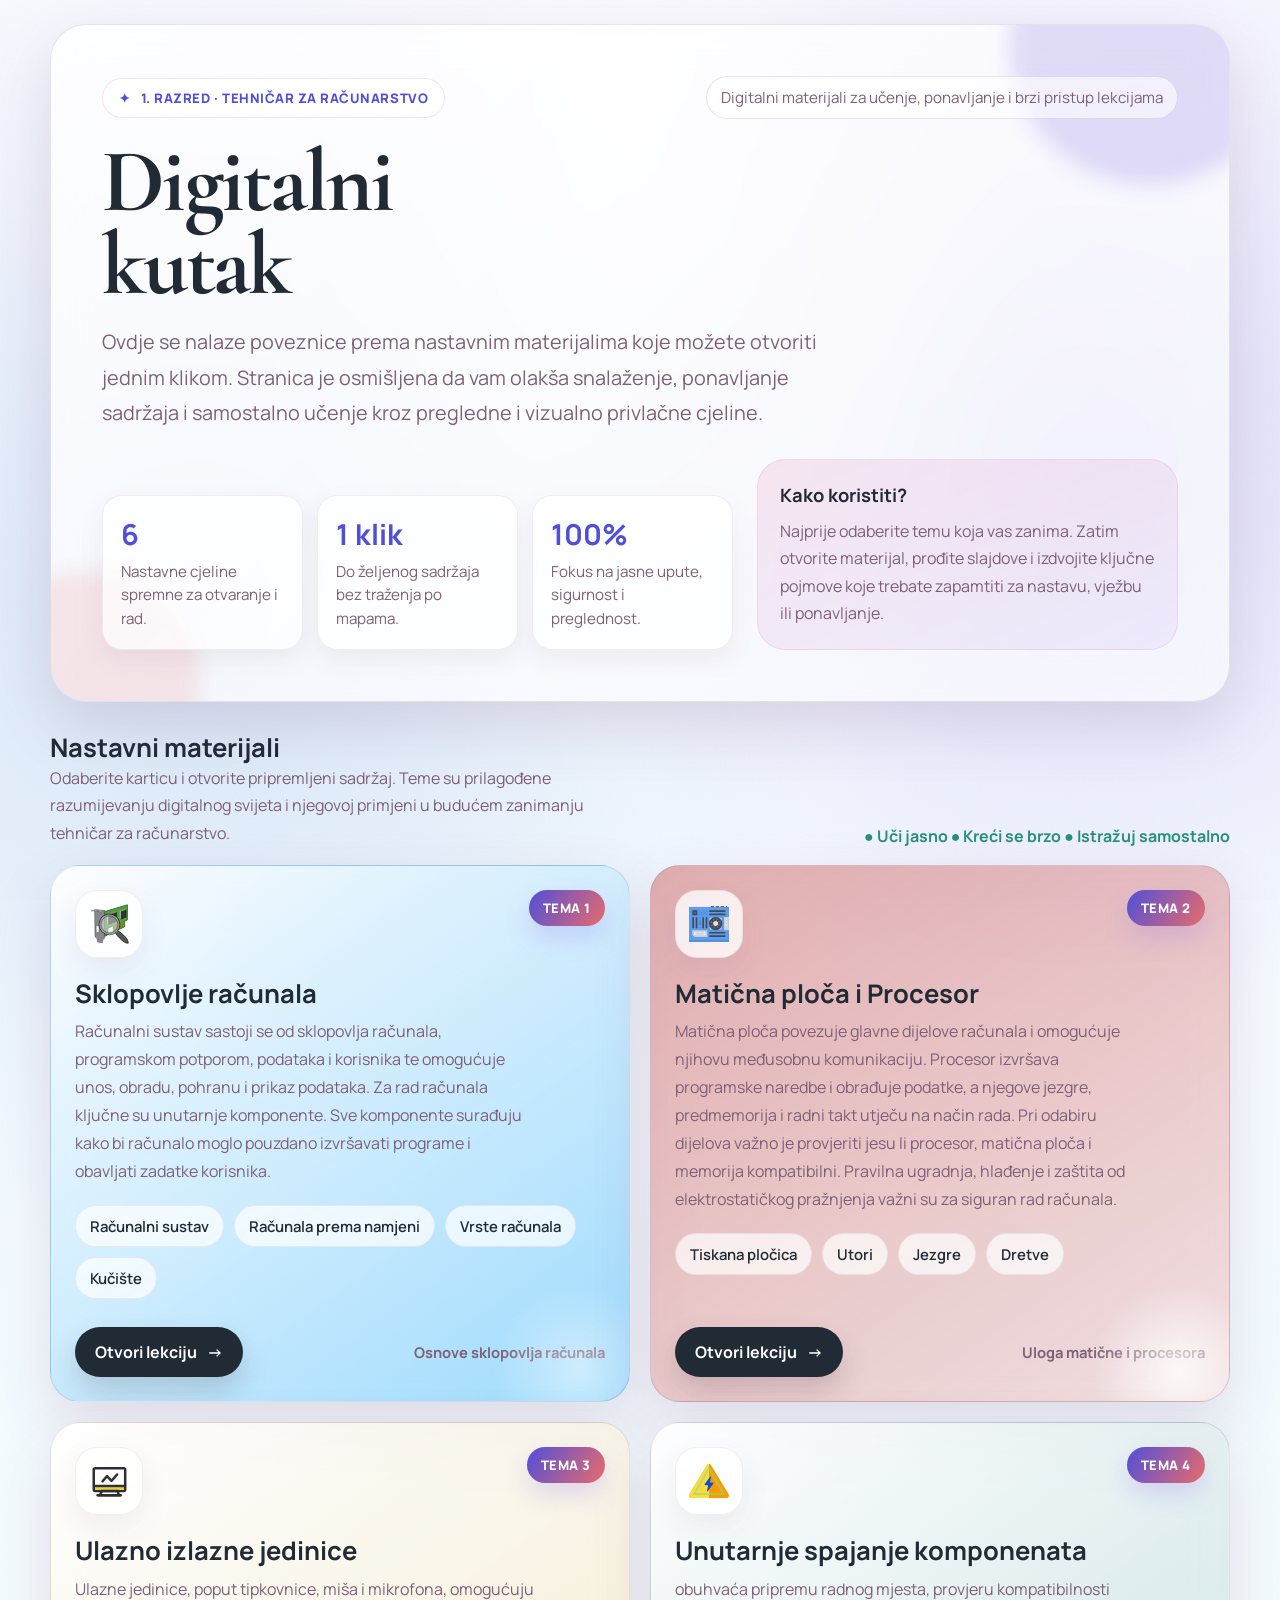
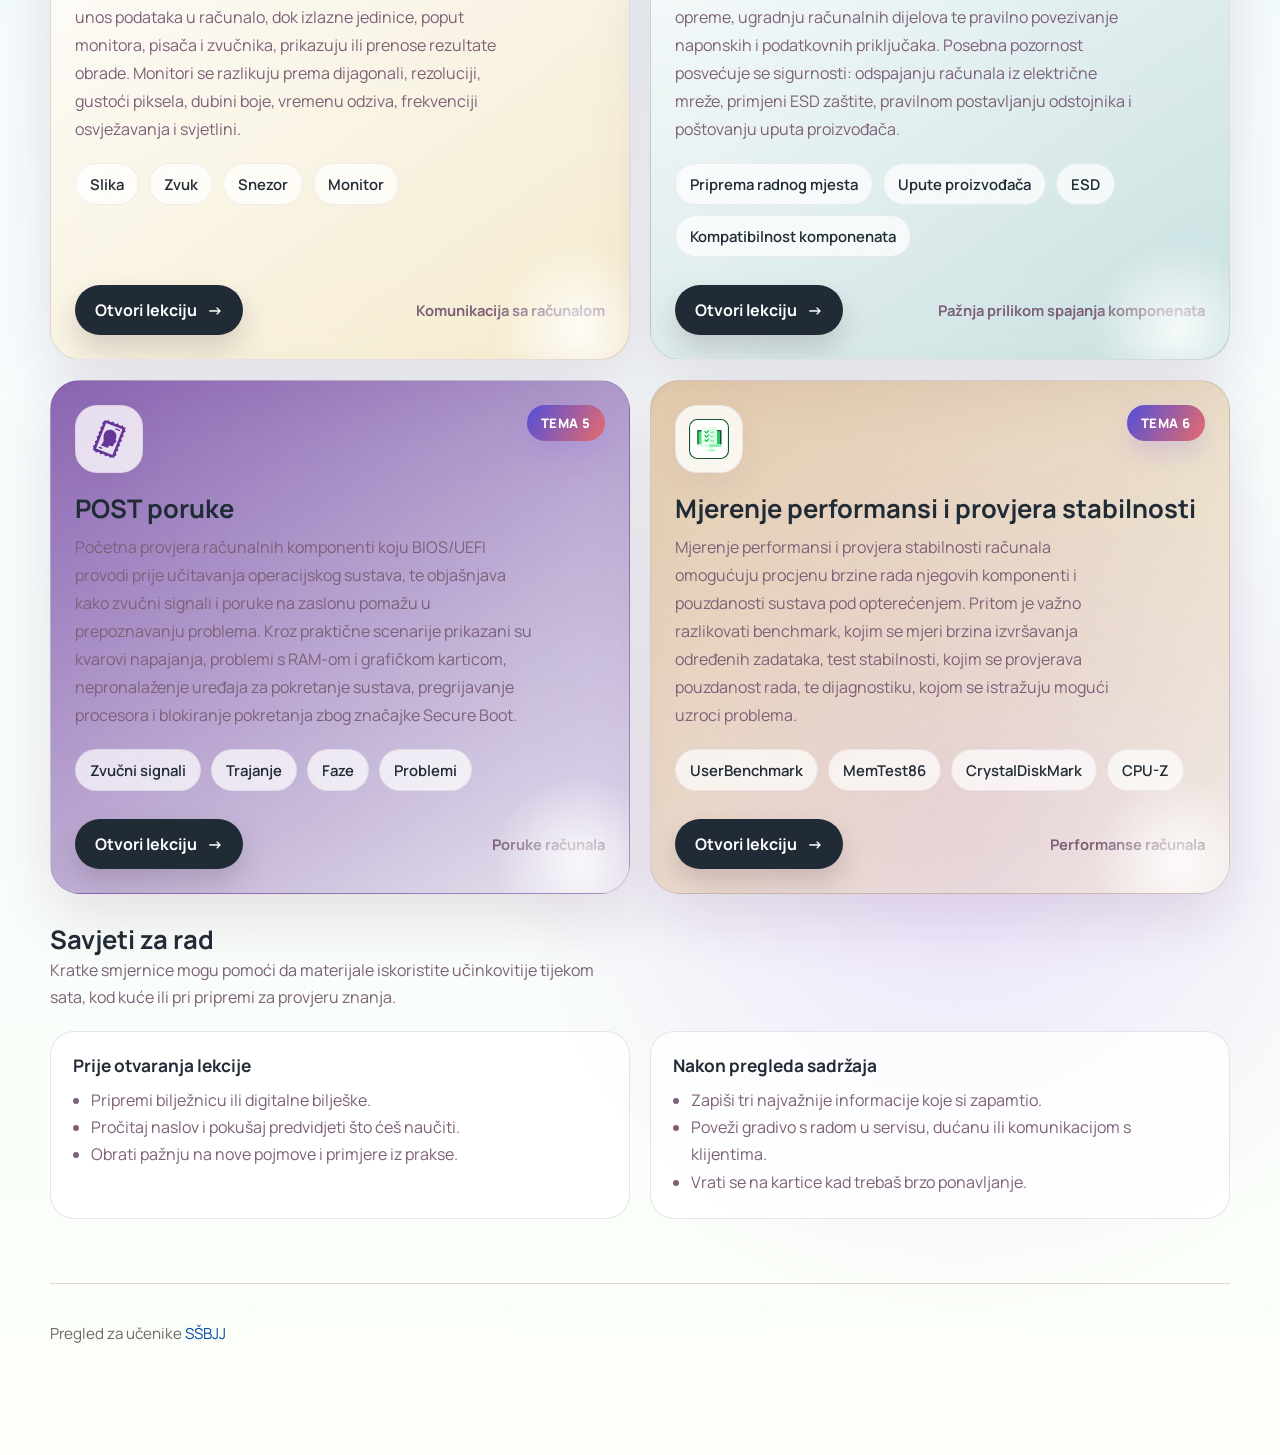
<file: index.html>
<!DOCTYPE html>
<html lang="hr">

<head>
  <meta charset="UTF-8" />
  <meta name="viewport" content="width=device-width, initial-scale=1.0" />
  <title>Digitalni kutak - Tehničar za računarstvo</title>
  <link rel="preconnect" href="https://fonts.googleapis.com">
  <link rel="preconnect" href="https://fonts.gstatic.com" crossorigin>
  <link
    href="https://fonts.googleapis.com/css2?family=Cormorant+Garamond:wght@500;600;700&family=Manrope:wght@400;500;600;700;800&display=swap"
    rel="stylesheet">

  <link rel="stylesheet" href="extra.css">
  <style>
    :root {
      --bg: #f8f8ff;
      --surface: rgba(255, 255, 255, 0.72);
      --surface-strong: rgba(255, 255, 255, 0.9);
      --text: #202b36;
      --muted: #7d6078;
      --line: rgba(57, 43, 89, 0.12);
      --primary: #514fd9;
      --primary-2: #e86b6b;
      --accent: #ffbf69;
      --success: #2a8f7b;
      --shadow: 0 24px 60px rgba(117, 66, 113, 0.16);
      --radius-xl: 30px;
      --radius-lg: 22px;
      --radius-md: 16px;
      --space: clamp(16px, 2vw, 24px);
    }

    * {
      box-sizing: border-box;
    }

    html {
      scroll-behavior: smooth;
    }

    body {
      margin: 0;
      min-height: 100vh;
      font-family: 'Manrope', sans-serif;
      color: var(--text);
      background:
        radial-gradient(circle at 15% 20%, rgba(79, 141, 217, 0.18), transparent 24%),
        radial-gradient(circle at 85% 15%, rgba(126, 107, 232, 0.2), transparent 20%),
        radial-gradient(circle at 75% 80%, rgba(173, 105, 255, 0.18), transparent 18%),
        linear-gradient(180deg, #f9f9ff 0%, #f3fbff 45%, #fcfff8 100%);
      overflow-x: hidden;
    }

    .grain,
    .glow {
      position: fixed;
      inset: 0;
      pointer-events: none;
      z-index: 0;
    }

    .grain {
      opacity: 0.08;
      background-image: url("data:image/svg+xml,%3Csvg xmlns='http://www.w3.org/2000/svg' width='180' height='180' viewBox='0 0 180 180'%3E%3Cfilter id='n'%3E%3CfeTurbulence type='fractalNoise' baseFrequency='0.8' numOctaves='2' stitchTiles='stitch'/%3E%3C/filter%3E%3Crect width='180' height='180' filter='url(%23n)' opacity='0.45'/%3E%3C/svg%3E");
    }

    .glow {
      background: radial-gradient(circle at 50% 30%, rgba(255, 255, 255, 0.45), transparent 45%);
    }

    .page {
      position: relative;
      z-index: 1;
      width: min(1180px, calc(100% - 32px));
      margin: 0 auto;
      padding: 24px 0 48px;
    }

    .hero {
      position: relative;
      overflow: hidden;
      padding: clamp(28px, 4vw, 52px);
      border: 1px solid var(--line);
      border-radius: 36px;
      background: linear-gradient(135deg, rgba(255, 255, 255, 0.82), rgba(255, 255, 255, 0.58));
      backdrop-filter: blur(18px);
      box-shadow: var(--shadow);
      isolation: isolate;
    }

    .hero::before,
    .hero::after {
      content: "";
      position: absolute;
      border-radius: 50%;
      filter: blur(10px);
      z-index: -1;
    }

    .hero::before {
      width: 280px;
      height: 280px;
      top: -120px;
      right: -60px;
      background: rgba(100, 79, 217, 0.18);
    }

    .hero::after {
      width: 220px;
      height: 220px;
      left: -70px;
      bottom: -90px;
      background: rgba(232, 107, 107, 0.15);
    }

    .hero-top {
      display: flex;
      justify-content: space-between;
      gap: 16px;
      align-items: center;
      flex-wrap: wrap;
      margin-bottom: 22px;
    }

    .badge {
      display: inline-flex;
      align-items: center;
      gap: 10px;
      padding: 10px 16px;
      border-radius: 999px;
      background: rgba(255, 255, 255, 0.84);
      border: 1px solid rgba(217, 79, 145, 0.16);
      color: var(--primary);
      font-weight: 800;
      letter-spacing: 0.04em;
      text-transform: uppercase;
      font-size: 0.82rem;
    }

    .theme-note {
      display: inline-flex;
      align-items: center;
      gap: 10px;
      color: var(--muted);
      font-size: 0.95rem;
      padding: 10px 14px;
      border-radius: 999px;
      background: rgba(255, 255, 255, 0.6);
      border: 1px solid var(--line);
    }

    h1 {
      margin: 0;
      max-width: 11ch;
      font-family: 'Cormorant Garamond', serif;
      font-size: clamp(3rem, 7vw, 5.8rem);
      line-height: 0.92;
      letter-spacing: -0.03em;
    }

    .lead {
      margin: 18px 0 0;
      max-width: 62ch;
      color: var(--muted);
      font-size: clamp(1.05rem, 1.8vw, 1.24rem);
      line-height: 1.8;
    }

    .hero-grid {
      display: grid;
      grid-template-columns: 1.2fr 0.8fr;
      gap: 24px;
      align-items: end;
      margin-top: 28px;
    }

    .stats {
      display: grid;
      grid-template-columns: repeat(3, minmax(0, 1fr));
      gap: 14px;
    }

    .stat {
      padding: 18px;
      border-radius: 20px;
      background: rgba(255, 255, 255, 0.72);
      border: 1px solid rgba(89, 43, 82, 0.08);
      box-shadow: 0 10px 24px rgba(117, 66, 113, 0.08);
    }

    .stat strong {
      display: block;
      font-size: 1.8rem;
      margin-bottom: 6px;
      color: var(--primary);
    }

    .stat span {
      color: var(--muted);
      font-size: 0.95rem;
      line-height: 1.5;
    }

    .mini-card {
      align-self: stretch;
      padding: 22px;
      border-radius: 28px;
      background: linear-gradient(160deg, rgba(217, 79, 145, 0.12), rgba(143, 107, 232, 0.08));
      border: 1px solid rgba(217, 79, 145, 0.12);
    }

    .mini-card h2 {
      margin: 0 0 10px;
      font-size: 1.15rem;
    }

    .mini-card p {
      margin: 0;
      color: var(--muted);
      line-height: 1.7;
    }

    .section {
      margin-top: 28px;
    }

    .section-head {
      display: flex;
      align-items: end;
      justify-content: space-between;
      gap: 16px;
      margin-bottom: 18px;
      flex-wrap: wrap;
    }

    .section-head h2 {
      margin: 0;
      font-size: clamp(1.5rem, 2vw, 2rem);
    }

    .section-head p {
      margin: 0;
      color: var(--muted);
      max-width: 58ch;
      line-height: 1.7;
    }

    .cards {
      display: grid;
      grid-template-columns: repeat(2, minmax(0, 1fr));
      gap: 20px;
    }

    .card {
      position: relative;
      overflow: hidden;
      display: flex;
      flex-direction: column;
      min-height: 320px;
      padding: 24px;
      border-radius: var(--radius-xl);
      border: 1px solid var(--line);
      background: var(--surface-strong);
      backdrop-filter: blur(16px);
      box-shadow: var(--shadow);
      text-decoration: none;
      color: inherit;
      transition: transform 180ms ease, box-shadow 180ms ease, border-color 180ms ease;
    }

    .card:hover,
    .card:focus-visible {
      transform: translateY(-5px);
      box-shadow: 0 28px 60px rgba(117, 66, 113, 0.2);
      border-color: rgba(217, 79, 145, 0.28);
    }

    .card::before {
      content: "";
      position: absolute;
      inset: auto -40px -60px auto;
      width: 180px;
      height: 180px;
      border-radius: 50%;
      background: radial-gradient(circle, rgba(255, 255, 255, 0.9), transparent 68%);
      opacity: 0.9;
    }

    .card--blue {
      background: linear-gradient(145deg, rgba(255, 255, 255, 0.92), rgba(228, 245, 255, 0.92));
    }

    .card--pink {
      background: linear-gradient(145deg, rgba(255, 255, 255, 0.92), rgba(255, 233, 245, 0.95));
    }

    .card--blue-dark {
      background: linear-gradient(145deg, rgba(255, 255, 255, 0.92), rgba(0, 158, 249, 0.35));

      &::before {
        opacity: 0.5;
      }
    }

    .card--red-dark {
      background: linear-gradient(145deg, rgba(191, 33, 27, 0.35), rgba(226, 65, 51, 0.15));
    }

    .card--yellow {
      background: linear-gradient(145deg, rgba(255, 255, 255, 0.92), rgba(243, 181, 60, .25));
    }

    .card--green {
      background: linear-gradient(145deg, rgba(255, 255, 255, 0.92), rgba(62, 139, 135, 0.25));
    }

    .card--rebeccapurple {
      background: linear-gradient(145deg, rgba(102, 51, 153, 0.75), rgba(102, 51, 153, 0.12));
    }

    .card--orange {
      background: linear-gradient(145deg, rgba(191, 114, 27, 0.35), rgba(226, 159, 51, 0.1));
    }

    .card-top {
      display: flex;
      justify-content: space-between;
      align-items: flex-start;
      gap: 16px;
    }

    .icon-wrap {
      width: 68px;
      height: 68px;
      border-radius: 22px;
      display: grid;
      place-items: center;
      background: rgba(255, 255, 255, 0.78);
      border: 1px solid rgba(89, 43, 82, 0.08);
      box-shadow: 0 12px 28px rgba(117, 66, 113, 0.08);
      flex-shrink: 0;
    }

    .tag {
      padding: 9px 14px;
      border-radius: 999px;
      font-size: 0.82rem;
      font-weight: 800;
      letter-spacing: 0.04em;
      text-transform: uppercase;
      color: white;
      background: linear-gradient(120deg, var(--primary), var(--primary-2));
      box-shadow: 0 12px 24px rgba(143, 107, 232, 0.22);
    }

    .card h3 {
      margin: 22px 0 10px;
      font-size: clamp(1.55rem, 2vw, 2rem);
      line-height: 1.08;
    }

    .card p {
      margin: 0;
      color: var(--muted);
      line-height: 1.75;
      max-width: 46ch;
    }

    .highlights {
      display: flex;
      flex-wrap: wrap;
      gap: 10px;
      margin-top: 20px;
    }

    .chip {
      padding: 10px 14px;
      border-radius: 999px;
      background: rgba(255, 255, 255, 0.7);
      border: 1px solid rgba(89, 43, 82, 0.08);
      color: var(--text);
      font-weight: 600;
      font-size: 0.93rem;
    }

    .cta-row {
      display: flex;
      align-items: center;
      justify-content: space-between;
      gap: 16px;
      margin-top: auto;
      padding-top: 28px;
    }

    .cta {
      display: inline-flex;
      align-items: center;
      gap: 10px;
      padding: 14px 20px;
      border-radius: 999px;
      background: var(--text);
      color: #fff;
      font-weight: 700;
      text-decoration: none;
      box-shadow: 0 14px 28px rgba(54, 32, 51, 0.18);
    }

    .meta {
      color: var(--muted);
      font-size: 0.92rem;
      font-weight: 700;
    }

    .notes {
      display: grid;
      grid-template-columns: 1fr 1fr;
      gap: 20px;
      margin-top: 20px;
    }

    .note {
      padding: 22px;
      border-radius: 24px;
      background: rgba(255, 255, 255, 0.76);
      border: 1px solid var(--line);
    }

    .note h3 {
      margin: 0 0 10px;
      font-size: 1.08rem;
    }

    .note p,
    .note li {
      color: var(--muted);
      line-height: 1.7;
    }

    .note ul {
      margin: 0;
      padding-left: 18px;
    }

    footer {
      margin-top: 24px;
      padding: 18px 4px 4px;
      color: var(--muted);
      text-align: center;
      font-size: 0.95rem;
    }

    .sparkles {
      display: inline-flex;
      align-items: center;
      gap: 8px;
      font-weight: 700;
      color: var(--success);
    }

    .skip-link {
      position: absolute;
      left: 12px;
      top: -48px;
      background: #fff;
      color: var(--text);
      padding: 10px 14px;
      border-radius: 12px;
      z-index: 10;
    }

    .skip-link:focus {
      top: 12px;
    }

    @media (max-width: 900px) {

      .hero-grid,
      .cards,
      .notes {
        grid-template-columns: 1fr;
      }

      .stats {
        grid-template-columns: 1fr;
      }

      h1 {
        max-width: 100%;
      }
    }

    @media (max-width: 640px) {
      .page {
        width: min(100% - 18px, 1180px);
        padding-top: 12px;
      }

      .hero,
      .card,
      .note {
        border-radius: 24px;
      }

      .hero-top,
      .section-head,
      .cta-row,
      .card-top {
        align-items: flex-start;
      }

      .cta-row {
        flex-direction: column;
        align-items: stretch;
      }

      .cta {
        justify-content: center;
      }
    }

    @media (prefers-reduced-motion: reduce) {
      html {
        scroll-behavior: auto;
      }

      *,
      *::before,
      *::after {
        animation: none !important;
        transition: none !important;
      }
    }
  </style>
</head>

<body>
  <a class="skip-link" href="#sadrzaj">Preskoči na sadržaj</a>
  <div class="grain"></div>
  <div class="glow"></div>

  <main class="page" id="sadrzaj">
    <section class="hero" aria-labelledby="naslov-stranice">
      <div class="hero-top">
        <div class="badge">
          <span>✦</span>
          <span>1. razred · Tehničar za računarstvo</span>
        </div>
        <div class="theme-note">Digitalni materijali za učenje, ponavljanje i brzi pristup lekcijama</div>
      </div>

      <h1 id="naslov-stranice">Digitalni kutak</h1>
      <p class="lead">
        Ovdje se nalaze poveznice prema nastavnim materijalima koje možete otvoriti jednim klikom.
        Stranica je osmišljena da vam olakša snalaženje, ponavljanje sadržaja i samostalno učenje kroz pregledne i
        vizualno privlačne cjeline.
      </p>

      <div class="hero-grid">
        <div class="stats" aria-label="Brzi pregled materijala">
          <div class="stat">
            <strong>6</strong>
            <span>Nastavne cjeline spremne za otvaranje i rad.</span>
          </div>
          <div class="stat">
            <strong>1 klik</strong>
            <span>Do željenog sadržaja bez traženja po mapama.</span>
          </div>
          <div class="stat">
            <strong>100%</strong>
            <span>Fokus na jasne upute, sigurnost i preglednost.</span>
          </div>
        </div>

        <aside class="mini-card" aria-label="Napomena za učenike">
          <h2>Kako koristiti?</h2>
          <p>
            Najprije odaberite temu koja vas zanima. Zatim otvorite materijal, prođite slajdove i izdvojite ključne
            pojmove koje trebate zapamtiti za nastavu, vježbu ili ponavljanje.
          </p>
        </aside>
      </div>
    </section>

    <section class="section" aria-labelledby="materijali">
      <div class="section-head">
        <div>
          <h2 id="materijali">Nastavni materijali</h2>
          <p>Odaberite karticu i otvorite pripremljeni sadržaj. Teme su prilagođene razumijevanju digitalnog svijeta i
            njegovoj primjeni u budućem zanimanju tehničar za računarstvo.</p>
        </div>
        <div class="sparkles">● Uči jasno ● Kreći se brzo ● Istražuj samostalno</div>
      </div>

      <div class="cards">
        <a class="card card--blue-dark" href="./vrste.html" target="_blank" rel="noopener noreferrer"
          aria-label="Otvori materijal Sklopovlje računala">
          <div class="card-top">
            <div class="icon-wrap" aria-hidden="true">
              <svg viewBox="0 0 100 100" width="40px" xmlns="http://www.w3.org/2000/svg" version="1.1" fill="#000000">
                <g id="SVGRepo_bgCarrier" stroke-width="0"></g>
                <g id="SVGRepo_tracerCarrier" stroke-linecap="round" stroke-linejoin="round"></g>
                <g id="SVGRepo_iconCarrier">
                  <path style="fill:#549E45;stroke:#2A5F1F;stroke-width:2"
                    d="m 39,19 57,-17 0,38 -7,3 0,14 -28,13 0,-16 -14,7 0,16 -8,4 z"></path>
                  <path style="fill:#ccc" d="m 77,18 13,-4 0,18 -13,5 z m -31,8 20,-6 0,22 -20,8 z"></path>
                  <path style="fill:#333;stroke:#111;stoke-width:2"
                    d="m 80,19 13,-4 0,18 -13,5 z m -31,8 20,-6 0,22 -20,8 z"></path>
                  <path style="fill:#CDB754;stroke:#6A5600"
                    d="m 85,45 2,-1 0,14 -2,1 z m -5,2 2,-1 0,14 -2,1 z m -5,2 2,-1 0,14 -2,1 z m -5,17 0,-15 2,-1 0,15 z m -5,2 0,-15 2,-1 0,15 z">
                  </path>
                  <path style="fill:#888;stroke:#333"
                    d="M 14 15 L 15 82 C 15 82 22 85 21 95 L 34 97 C 33 87 39 86 39 86 L 39 17 L 14 15 z M 18 54 L 25 55 L 25 72 L 18 71 L 18 54 z ">
                  </path>
                  <path style="fill:#aaa;stroke:#555" d="M 16.7,13.7 5,17 l 9,1 4.7,-1.4 6.3,0.6 -4,1.8 9,1 10,-4 z">
                  </path>
                  <path style="fill:#555555;stroke:#222222;stroke-width:2"
                    d="m 73,67 c 0,0 27,18 25,31 C 86,100 66,73 66,73"></path>
                  <circle cx="51" cy="51" r="26" fill="none" stroke="#222222" style="stroke-width:2"></circle>
                  <circle cx="51" cy="51" r="23" fill="none" stroke="#999999" style="stroke-width:4"></circle>
                  <circle cx="51" cy="51" r="21" fill="#eeeeee" stroke="#222222"
                    style="stroke-width:1;fill-opacity:0.5"></circle>
                </g>
              </svg>
            </div>
            <span class="tag">Tema 1</span>
          </div>

          <h3>Sklopovlje računala</h3>
          <p>
            Računalni sustav sastoji se od sklopovlja računala, programskom potporom, podataka i korisnika te omogućuje
            unos, obradu, pohranu i
            prikaz podataka. Za rad računala ključne su unutarnje komponente. Sve komponente surađuju kako bi računalo
            moglo pouzdano izvršavati programe i obavljati zadatke korisnika.
          </p>

          <div class="highlights" aria-label="Ključne teme">
            <span class="chip">Računalni sustav</span>
            <span class="chip">Računala prema namjeni</span>
            <span class="chip">Vrste računala</span>
            <span class="chip">Kučište</span>
          </div>

          <div class="cta-row">
            <span class="cta">Otvori lekciju <span aria-hidden="true">→</span></span>
            <span class="meta">Osnove sklopovlja računala</span>
          </div>
        </a>

        <a class="card card--red-dark" href="./maticna-procesor.html" target="_blank" rel="noopener noreferrer"
          aria-label="Otvori materijal Internetski pretraživači i društvene mreže u poslovanju">
          <div class="card-top">
            <div class="icon-wrap" aria-hidden="true">
              <svg xmlns="http://www.w3.org/2000/svg" width="40px" xmlns:xlink="http://www.w3.org/1999/xlink"
                version="1.1" id="Layer_1" viewBox="0 0 512 512" enable-background="new 0 0 512 512"
                xml:space="preserve" fill="#000000">
                <g id="SVGRepo_bgCarrier" stroke-width="0"></g>
                <g id="SVGRepo_tracerCarrier" stroke-linecap="round" stroke-linejoin="round"></g>
                <g id="SVGRepo_iconCarrier">
                  <g id="motherboard">
                    <g>
                      <rect y="58.672" fill="#4A89DC" width="512" height="426.656"></rect>
                    </g>
                    <g>
                      <path fill="#434A54"
                        d="M480,26.672c-5.875,0-10.656,4.766-10.656,10.656S474.125,48,480,48c5.906,0,10.672-4.781,10.672-10.672 S485.906,26.672,480,26.672z">
                      </path>
                      <path fill="#434A54"
                        d="M309.344,26.672H288c-5.875,0-10.656,4.766-10.656,10.656S282.125,48,288,48h21.344 C315.234,48,320,43.219,320,37.328S315.234,26.672,309.344,26.672z">
                      </path>
                      <path fill="#434A54"
                        d="M373.344,26.672H352c-5.875,0-10.656,4.766-10.656,10.656S346.125,48,352,48h21.344 C379.234,48,384,43.219,384,37.328S379.234,26.672,373.344,26.672z">
                      </path>
                      <path fill="#434A54"
                        d="M437.344,26.672h-21.328c-5.891,0-10.672,4.766-10.672,10.656S410.125,48,416.016,48h21.328 c5.891,0,10.672-4.781,10.672-10.672S443.234,26.672,437.344,26.672z">
                      </path>
                    </g>
                    <g>
                      <rect y="37.328" fill="#5D9CEC" width="512" height="426.672"></rect>
                    </g>
                    <rect x="53.344" y="90.672" fill="#656D78" width="42.656" height="42.656"></rect>
                    <path fill="#434A54" d="M42.672,80v64h64V80H42.672z M85.344,122.672H64v-21.344h21.344V122.672z">
                    </path>
                    <path fill="#E6E9ED"
                      d="M85.344,410.672c-13.281,0-22.281-4.875-27.516-14.906c-4.344-8.281-4.484-17.062-4.484-17.156v-31.938H224 v64H85.344z">
                    </path>
                    <path fill="#CACFD7"
                      d="M42.672,336v42.672c0,0,0,42.656,42.672,42.656c42.656,0,149.328,0,149.328,0V336H42.672z M213.344,400 h-128c-11.469,0-15.453-4.422-17.844-8.75c-2.688-4.891-3.422-10.797-3.5-12.766v-21.156h149.344V400z">
                    </path>
                    <g>
                      <path fill="#434A54"
                        d="M53.344,165.328c-5.891,0-10.672,4.781-10.672,10.672v128l0,0c0,5.891,4.781,10.672,10.672,10.672 S64,309.891,64,304l0,0V176C64,170.109,59.234,165.328,53.344,165.328z">
                      </path>
                      <path fill="#434A54"
                        d="M96,165.328c-5.875,0-10.656,4.781-10.656,10.672v128l0,0c0,5.891,4.781,10.672,10.656,10.672 c5.906,0,10.672-4.781,10.672-10.672l0,0V176C106.672,170.109,101.906,165.328,96,165.328z">
                      </path>
                      <path fill="#434A54"
                        d="M224,165.328c-5.875,0-10.656,4.781-10.656,10.672v128l0,0c0,5.891,4.781,10.672,10.656,10.672 c5.906,0,10.672-4.781,10.672-10.672l0,0V176C234.672,170.109,229.906,165.328,224,165.328z">
                      </path>
                      <path fill="#434A54"
                        d="M181.344,165.328c-5.891,0-10.672,4.781-10.672,10.672v128l0,0c0,5.891,4.781,10.672,10.672,10.672 S192,309.891,192,304l0,0V176C192,170.109,187.234,165.328,181.344,165.328z">
                      </path>
                    </g>
                    <g>
                      <path fill="#434A54"
                        d="M458.672,400L458.672,400h-192l0,0c-5.891,0-10.672,4.781-10.672,10.672s4.781,10.656,10.672,10.656l0,0 h192l0,0c5.891,0,10.672-4.766,10.672-10.656S464.562,400,458.672,400z">
                      </path>
                      <path fill="#434A54"
                        d="M266.672,378.672L266.672,378.672h192l0,0c5.891,0,10.672-4.781,10.672-10.672 s-4.781-10.672-10.672-10.672l0,0h-192l0,0c-5.891,0-10.672,4.781-10.672,10.672S260.781,378.672,266.672,378.672z">
                      </path>
                    </g>
                    <g>
                      <path fill="#434A54"
                        d="M458.672,122.672L458.672,122.672h-192l0,0c-5.891,0-10.672,4.766-10.672,10.656S260.781,144,266.672,144 l0,0h192l0,0c5.891,0,10.672-4.781,10.672-10.672S464.562,122.672,458.672,122.672z">
                      </path>
                      <path fill="#434A54"
                        d="M266.672,101.328L266.672,101.328h192l0,0c5.891,0,10.672-4.766,10.672-10.656S464.562,80,458.672,80l0,0 h-192l0,0C260.781,80,256,84.781,256,90.672S260.781,101.328,266.672,101.328z">
                      </path>
                    </g>
                    <rect x="458.672" y="176" fill="#E6E9ED" width="42.672" height="149.328"></rect>
                    <path fill="#CACFD7"
                      d="M448,165.328V336h64V165.328H448z M490.672,314.672h-21.328v-128h21.328V314.672z"></path>
                    <path fill="#CACFD7"
                      d="M490.672,208c0,5.891-4.766,10.672-10.672,10.672c-5.875,0-10.656-4.781-10.656-10.672 s4.781-10.672,10.656-10.672C485.906,197.328,490.672,202.109,490.672,208z">
                    </path>
                    <path fill="#CACFD7"
                      d="M490.672,250.672c0,5.891-4.766,10.656-10.672,10.656c-5.875,0-10.656-4.766-10.656-10.656 S474.125,240,480,240C485.906,240,490.672,244.781,490.672,250.672z">
                    </path>
                    <path fill="#CACFD7"
                      d="M490.672,293.328c0,5.891-4.766,10.672-10.672,10.672c-5.875,0-10.656-4.781-10.656-10.672 s4.781-10.656,10.656-10.656C485.906,282.672,490.672,287.438,490.672,293.328z">
                    </path>
                    <path fill="#4A89DC"
                      d="M149.344,90.672c0,5.891-4.781,10.656-10.672,10.656S128,96.562,128,90.672S132.781,80,138.672,80 S149.344,84.781,149.344,90.672z">
                    </path>
                    <path fill="#4A89DC"
                      d="M192,133.328c0,5.891-4.766,10.672-10.656,10.672s-10.672-4.781-10.672-10.672s4.781-10.656,10.672-10.656 S192,127.438,192,133.328z">
                    </path>
                    <path fill="#4A89DC"
                      d="M170.672,112c0,5.891-4.766,10.672-10.672,10.672c-5.875,0-10.656-4.781-10.656-10.672 s4.781-10.672,10.656-10.672C165.906,101.328,170.672,106.109,170.672,112z">
                    </path>
                    <path fill="#4A89DC"
                      d="M192,90.672c0,5.891-4.766,10.656-10.656,10.656s-10.672-4.766-10.672-10.656S175.453,80,181.344,80 S192,84.781,192,90.672z">
                    </path>
                    <path fill="#4A89DC"
                      d="M149.344,133.328c0,5.891-4.781,10.672-10.672,10.672S128,139.219,128,133.328s4.781-10.656,10.672-10.656 S149.344,127.438,149.344,133.328z">
                    </path>
                    <path fill="#4A89DC"
                      d="M234.672,133.328c0,5.891-4.766,10.672-10.672,10.672c-5.875,0-10.656-4.781-10.656-10.672 s4.781-10.656,10.656-10.656C229.906,122.672,234.672,127.438,234.672,133.328z">
                    </path>
                    <path fill="#4A89DC"
                      d="M213.344,112c0,5.891-4.781,10.672-10.672,10.672S192,117.891,192,112s4.781-10.672,10.672-10.672 S213.344,106.109,213.344,112z">
                    </path>
                    <path fill="#4A89DC"
                      d="M234.672,90.672c0,5.891-4.766,10.656-10.672,10.656c-5.875,0-10.656-4.766-10.656-10.656 S218.125,80,224,80C229.906,80,234.672,84.781,234.672,90.672z">
                    </path>
                    <path fill="#CACFD7"
                      d="M181.344,368H96c-5.875,0-10.656,4.781-10.656,10.672S90.125,389.328,96,389.328h85.344 c5.891,0,10.656-4.766,10.656-10.656S187.234,368,181.344,368z">
                    </path>
                    <g>
                      <rect x="266.672" y="176" fill="#CACFD7" width="149.328" height="149.328"></rect>
                    </g>
                    <g>
                      <path fill="#4A89DC"
                        d="M138.672,208c-5.891,0-10.672,4.781-10.672,10.672v42.656c0,5.891,4.781,10.672,10.672,10.672 s10.672-4.781,10.672-10.672v-42.656C149.344,212.781,144.562,208,138.672,208z">
                      </path>
                      <path fill="#4A89DC"
                        d="M138.672,186.672c5.891,0,10.672-4.781,10.672-10.672s-4.781-10.672-10.672-10.672S128,170.109,128,176 S132.781,186.672,138.672,186.672z">
                      </path>
                      <path fill="#4A89DC"
                        d="M138.672,293.328c-5.891,0-10.672,4.781-10.672,10.672s4.781,10.672,10.672,10.672 s10.672-4.781,10.672-10.672S144.562,293.328,138.672,293.328z">
                      </path>
                    </g>
                    <path fill="#656D78"
                      d="M341.344,325.328c-41.172,0-74.672-33.484-74.672-74.656S300.172,176,341.344,176S416,209.5,416,250.672 S382.516,325.328,341.344,325.328z">
                    </path>
                    <path fill="#434A54"
                      d="M412.188,260.953l5.641-20.578c-0.578-0.156-14.234-3.859-30.688-5.75c-8.391-0.969-16-1.266-22.812-0.938 c9.859-9.859,23.625-19.703,34.391-25.844l-10.562-18.531c-0.516,0.297-12.797,7.328-25.781,17.625 c-6.625,5.266-12.219,10.438-16.812,15.5c0-4.516,0.297-9.516,0.906-14.875c1.656-14.766,5.078-27.422,5.156-27.75l0,0L341.344,177 l-10.297-2.812c-0.156,0.562-3.859,14.219-5.75,30.688c-0.953,8.391-1.266,16-0.938,22.797 c-9.859-9.844-19.703-23.625-25.844-34.375l-18.531,10.562c0.297,0.516,7.328,12.797,17.625,25.766 c5.266,6.625,10.438,12.234,15.5,16.812c-4.516,0.016-9.516-0.281-14.875-0.891c-14.875-1.688-27.625-5.141-27.75-5.172 l-2.812,10.297l2.828-10.297l-5.641,20.578c0.562,0.156,14.219,3.875,30.688,5.766c6.219,0.703,12.016,1.062,17.375,1.062 c1.859,0,3.672-0.047,5.422-0.125c-9.859,9.844-23.625,19.688-34.375,25.844l5.281,9.266l5.281,9.266 c0.516-0.297,12.797-7.328,25.766-17.641c6.625-5.25,12.234-10.422,16.812-15.484c0.016,4.516-0.281,9.5-0.891,14.875 c-1.688,14.859-5.125,27.609-5.172,27.734l20.578,5.641c0.156-0.578,3.875-14.234,5.766-30.688c0.953-8.391,1.266-16,0.938-22.812 c9.844,9.859,19.688,23.625,25.828,34.375l18.547-10.562c-0.297-0.516-7.328-12.797-17.641-25.766 c-5.25-6.625-10.422-12.219-15.484-16.812c4.516,0,9.5,0.297,14.875,0.906C399.328,257.469,412.062,260.922,412.188,260.953z">
                    </path>
                    <path fill="#CCD1D9"
                      d="M341.344,272C329.578,272,320,262.438,320,250.672s9.578-21.344,21.344-21.344s21.328,9.578,21.328,21.344 S353.109,272,341.344,272z">
                    </path>
                    <path fill="#E6E9ED"
                      d="M341.344,218.672c-17.672,0-32,14.328-32,32s14.328,32,32,32s32-14.328,32-32 S359.016,218.672,341.344,218.672z M341.344,261.328c-5.891,0-10.672-4.781-10.672-10.656c0-5.891,4.781-10.672,10.672-10.672 c5.875,0,10.656,4.781,10.656,10.672C352,256.547,347.219,261.328,341.344,261.328z">
                    </path>
                    <path fill="#434A54"
                      d="M341.344,165.328c-47.125,0-85.344,38.203-85.344,85.344C256,297.797,294.219,336,341.344,336 s85.328-38.203,85.328-85.328C426.672,203.531,388.469,165.328,341.344,165.328z M341.344,314.672c-35.297,0-64-28.719-64-64 c0-35.297,28.703-64,64-64c35.281,0,64,28.703,64,64C405.344,285.953,376.625,314.672,341.344,314.672z">
                    </path>
                  </g>
                </g>
              </svg>
            </div>
            <span class="tag">Tema 2</span>
          </div>

          <h3>Matična ploča i Procesor</h3>
          <p>
            Matična ploča povezuje glavne dijelove računala i omogućuje njihovu međusobnu komunikaciju. Procesor
            izvršava programske naredbe i obrađuje podatke, a njegove jezgre, predmemorija i radni takt utječu na način
            rada. Pri odabiru dijelova važno je provjeriti jesu li procesor, matična ploča i memorija kompatibilni.
            Pravilna ugradnja, hlađenje i zaštita od elektrostatičkog pražnjenja važni su za siguran rad računala.
          </p>

          <div class="highlights" aria-label="Ključne teme">
            <span class="chip">Tiskana pločica</span>
            <span class="chip">Utori</span>
            <span class="chip">Jezgre</span>
            <span class="chip">Dretve</span>
          </div>

          <div class="cta-row">
            <span class="cta">Otvori lekciju <span aria-hidden="true">→</span></span>
            <span class="meta">Uloga matične i procesora</span>
          </div>
        </a>

        <a class="card card--yellow" href="./ulazno-izlazne.html" target="_blank" rel="noopener noreferrer"
          aria-label="Otvori materijal Ulazno izlazne jedinice">
          <div class="card-top">
            <div class="icon-wrap" aria-hidden="true">
              <svg viewBox="0 0 1024 1024" width="50px" class="icon" version="1.1" xmlns="http://www.w3.org/2000/svg"
                fill="#000000">
                <g id="SVGRepo_bgCarrier" stroke-width="0"></g>
                <g id="SVGRepo_tracerCarrier" stroke-linecap="round" stroke-linejoin="round"></g>
                <g id="SVGRepo_iconCarrier">
                  <path
                    d="M225.1 251.9h592.7c14.2 0 25.8 11.5 25.8 25.8V690c0 14.2-11.5 25.8-25.8 25.8H225.1c-14.2 0-25.8-11.5-25.8-25.8V277.6c0-14.2 11.6-25.7 25.8-25.7z"
                    fill="#FFFFFF"></path>
                  <path
                    d="M817.9 741.5H225.1c-28.4 0-51.5-23.1-51.5-51.5V277.6c0-28.4 23.1-51.5 51.5-51.5h592.7c28.4 0 51.5 23.1 51.5 51.5V690c0.1 28.4-23 51.5-51.4 51.5zM225.1 277.6V690h592.7V277.6H225.1z"
                    fill="#2F2F33"></path>
                  <path
                    d="M379.7 544.1c-6 0-12.1-2.1-17-6.4-10.7-9.4-11.7-25.7-2.3-36.4l92.2-104.8c4.8-5.5 11.8-8.7 19.1-8.8 7.2 0.3 14.3 3 19.3 8.3l70.9 77.2L659.2 362c9.4-10.7 25.7-11.8 36.4-2.4s11.8 25.7 2.4 36.4L581.6 528.8c-4.8 5.5-11.8 8.7-19.1 8.8-7.1 0.1-14.3-2.9-19.3-8.3L472.3 452l-73.2 83.3c-5.1 5.8-12.2 8.8-19.4 8.8z"
                    fill="#333333"></path>
                  <path d="M225.1 638.4h592.7v51.5H225.1z" fill="#F4CE26"></path>
                  <path d="M212.2 586.9h631.4v51.5H212.2z" fill="#303033"></path>
                  <path
                    d="M276.7 780.2h476.8c14.2 0 25.8 11.5 25.8 25.8 0 14.2-11.5 25.8-25.8 25.8H276.7c-14.2 0-25.8-11.5-25.8-25.8s11.5-25.8 25.8-25.8z"
                    fill="#2F2F33"></path>
                  <path d="M748.9 831.7H289.1L349.9 690h358.6l40.4 141.7z m-381.6-51.5h313.3l-11-38.7H383.8l-16.5 38.7z"
                    fill="#2F2F33"></path>
                </g>
              </svg>
            </div>
            <span class="tag">Tema 3</span>
          </div>

          <h3>Ulazno izlazne jedinice</h3>
          <p>
            Ulazne jedinice, poput tipkovnice, miša i mikrofona, omogućuju unos podataka u računalo, dok izlazne
            jedinice, poput monitora, pisača i zvučnika, prikazuju ili prenose rezultate obrade.
            Monitori se razlikuju prema dijagonali, rezoluciji, gustoći piksela, dubini boje, vremenu odziva,
            frekvenciji osvježavanja i svjetlini.
          </p>

          <div class="highlights" aria-label="Ključne teme">
            <span class="chip">Slika</span>
            <span class="chip">Zvuk</span>
            <span class="chip">Snezor</span>
            <span class="chip">Monitor</span>
          </div>

          <div class="cta-row">
            <span class="cta">Otvori lekciju <span aria-hidden="true">→</span></span>
            <span class="meta">Komunikacija sa računalom</span>
          </div>
        </a>

        <a class="card card--green" href="./unutarnje-spajanje.html" target="_blank" rel="noopener noreferrer"
          aria-label="Otvori materijal Unutarnje spajanje komponenata">
          <div class="card-top">
            <div class="icon-wrap" aria-hidden="true">
              <svg width="40" version="1.1" id="Layer_1" xmlns="http://www.w3.org/2000/svg"
                xmlns:xlink="http://www.w3.org/1999/xlink" viewBox="0 0 512 512" xml:space="preserve" fill="#000000">
                <g id="SVGRepo_bgCarrier" stroke-width="0"></g>
                <g id="SVGRepo_tracerCarrier" stroke-linecap="round" stroke-linejoin="round"></g>
                <g id="SVGRepo_iconCarrier">
                  <path style="fill:#FF9900;"
                    d="M507.494,426.066L282.864,53.536c-5.677-9.415-15.87-15.172-26.865-15.172 c-10.994,0-21.188,5.756-26.865,15.172L4.506,426.066c-5.842,9.689-6.015,21.774-0.451,31.625 c5.564,9.852,16.001,15.944,27.315,15.944h449.259c11.314,0,21.751-6.093,27.315-15.944 C513.509,447.839,513.336,435.755,507.494,426.066z">
                  </path>
                  <path style="fill:#FFDC35;"
                    d="M255.999,38.365c-10.994,0-21.188,5.756-26.865,15.172L4.506,426.066 c-5.842,9.689-6.015,21.774-0.451,31.625c5.564,9.852,16.001,15.944,27.315,15.944h224.629L255.999,38.365L255.999,38.365z">
                  </path>
                  <path style="fill:#96d35f;"
                    d="M445.326,432.791H67.108c-3.591,0-6.911-1.909-8.718-5.012c-1.807-3.104-1.827-6.934-0.055-10.056 L247.23,85.028c1.792-3.155,5.139-5.106,8.767-5.107c0.001,0,0.003,0,0.004,0c3.626,0,6.974,1.946,8.767,5.099l189.324,332.694 c1.777,3.123,1.759,6.955-0.047,10.061S448.918,432.791,445.326,432.791z M84.436,412.616h343.543L256.013,110.423L84.436,412.616z">
                  </path>
                  <path style="fill:#b1dd8c;"
                    d="M256.332,412.616H84.436l171.576-302.192l-0.01-30.501h-0.005c-3.628,0.001-6.976,1.951-8.767,5.107 L58.336,417.722c-1.773,3.123-1.752,6.953,0.055,10.056c1.807,3.104,5.127,5.012,8.718,5.012h189.224v-20.175H256.332z">
                  </path>
                  <path style="fill:#0056d6;"
                    d="M311.149,290.496c2.056-2.81,2.357-6.537,0.781-9.642c-1.576-3.105-4.763-5.061-8.244-5.061h-36.06 l14.619-71.475c0.544-2.655-0.837-5.331-3.315-6.427c-2.478-1.097-5.387-0.319-6.986,1.868l-70.319,96.148 c-2.056,2.81-2.357,6.537-0.781,9.642c1.576,3.105,4.763,5.061,8.244,5.061h36.06l-14.619,71.475 c-0.544,2.655,0.837,5.331,3.315,6.428c2.478,1.097,5.387,0.319,6.986-1.868L311.149,290.496z">
                  </path>
                </g>
              </svg>
            </div>
            <span class="tag">Tema 4</span>
          </div>

          <h3>Unutarnje spajanje komponenata</h3>
          <p>
            obuhvaća pripremu radnog mjesta, provjeru kompatibilnosti opreme, ugradnju računalnih dijelova te pravilno
            povezivanje naponskih i podatkovnih priključaka. Posebna pozornost posvećuje se sigurnosti: odspajanju
            računala iz električne mreže, primjeni ESD zaštite, pravilnom postavljanju odstojnika i poštovanju uputa
            proizvođača.
          </p>

          <div class="highlights" aria-label="Ključne teme">
            <span class="chip">Priprema radnog mjesta</span>
            <span class="chip">Upute proizvođača</span>
            <span class="chip">ESD</span>
            <span class="chip">Kompatibilnost komponenata</span>
          </div>

          <div class="cta-row">
            <span class="cta">Otvori lekciju <span aria-hidden="true">→</span></span>
            <span class="meta">Pažnja prilikom spajanja komponenata</span>
          </div>
        </a>

        <a class="card card--rebeccapurple" href="./post.html" target="_blank" rel="noopener noreferrer"
          aria-label="Otvori materijal Programi za oblikovanje i obradu teksta – MS Word">
          <div class="card-top">
            <div class="icon-wrap" aria-hidden="true">
              <svg viewBox="0 0 512 512" width="40" xmlns="http://www.w3.org/2000/svg" fill="#000000">
                <g id="SVGRepo_bgCarrier" stroke-width="0"></g>
                <g id="SVGRepo_tracerCarrier" stroke-linecap="round" stroke-linejoin="round"></g>
                <g id="SVGRepo_iconCarrier">
                  <path fill="#663399"
                    d="M196.7 18c-.4 1.79-.9 3.57-1.6 5.3-4.1 10.64-13.7 18.25-25 19.97l-3.1 8.04c7.2 8.9 9 21 4.9 31.62-4.2 10.62-13.7 18.27-25 19.97l-3.1 8c7.1 8.9 8.9 21 4.8 31.7-4.1 10.6-13.7 18.2-25 19.9l-3.1 8.1c7.2 8.9 9 21 4.8 31.6-4.1 10.6-13.6 18.3-24.9 20l-3.2 8c7.2 8.9 9 21 4.9 31.6-4.2 10.6-13.7 18.3-24.98 20l-3.13 8c7.15 8.9 8.99 21 4.84 31.6a31.821 31.821 0 0 1-24.97 20l-3.12 8c7.15 8.9 8.98 21 4.84 31.7-1.23 3.1-2.94 6-5.03 8.6l4.2 9.9c3.36.2 6.71.9 9.92 2.2 10.62 4.1 18.28 13.7 20 24.9l8.03 3.2c8.9-7.2 21-9 31.6-4.9 10.6 4.2 18.3 13.7 20 25l8 3.1c8.9-7.1 21-9 31.6-4.8 10.6 4.1 18.3 13.7 20 25l8 3.1c8.9-7.2 21-9 31.6-4.9 9.9 3.9 17.1 12.3 19.5 22.5h19.3c6-1.8 12.5-1.8 18.5 0h21.1c.3-2.8 1-5.6 2-8.3 4.1-10.6 13.7-18.3 25-20l3.1-8c-7.2-8.9-9-21-4.9-31.6 4.2-10.6 13.7-18.3 25-20l3.1-8c-7.1-8.9-8.9-21-4.8-31.7 4.1-10.6 13.7-18.2 25-19.9l3.1-8.1c-7.2-8.9-9-21-4.8-31.6 4.1-10.6 13.6-18.3 24.9-20l3.2-8c-7.2-8.9-9-21-4.9-31.6 4.2-10.6 13.7-18.3 25-20l3.1-8c-7.1-8.9-9-21-4.8-31.6a31.66 31.66 0 0 1 24.9-20l3.2-8.1c-7.2-8.9-9-20.9-4.9-31.6 1.8-4.4 4.5-8.4 7.8-11.5l-2.9-7.1c-4.7.4-9.5-.3-14-2.1-10.6-4.1-18.3-13.65-20-24.95l-8-3.12c-8.9 7.15-21 8.98-31.6 4.84-10.6-4.14-18.3-13.68-20-24.97l-8-3.13c-8.9 7.16-21 8.99-31.6 4.85-10.6-4.15-18.3-13.68-20-24.98l-8-3.12c-8.9 7.15-21 8.98-31.6 4.84-8.9-3.45-15.7-10.63-18.6-19.46zm22.4 31.83l208.7 81.37-127.9 328-208.7-81.4zM340 118.2l-6.5 16.8 59.6 23.3 6.5-16.8zm-73.2 20.3c-31.8.5-61.3 19.3-73.2 49.9-21.9 58.1 21.6 92.8-44.2 146.3l93.7 36.5c.5-5.3 10.5-33.2 19.1-31.9 0 0 34.7 17 47.6 7.5 5.2-4.1 2.5-19.9 2.5-19.9l11-1.6-1.8-8.5 7.2-2.5-1.8-9.5 24-7.8c2.2.5-5.9-28.5-11.9-34.7 2.9-4.5 5.6-9.3 7.5-14.2 15.9-40.8-5.3-87.3-47.7-103.8-10.5-4.1-21.4-6-32-5.8zM127.3 351.3l-6.5 16.7 44.7 17.5 6.5-16.8z">
                  </path>
                </g>
              </svg>
            </div>
            <span class="tag">Tema 5</span>
          </div>

          <h3>POST poruke</h3>
          <p>
            Početna provjera računalnih komponenti koju BIOS/UEFI provodi prije učitavanja operacijskog sustava, te
            objašnjava kako zvučni signali i poruke na zaslonu pomažu u prepoznavanju problema. Kroz praktične scenarije
            prikazani su kvarovi napajanja, problemi s RAM-om i grafičkom karticom, nepronalaženje uređaja za pokretanje
            sustava, pregrijavanje procesora i blokiranje pokretanja zbog značajke Secure Boot.
          </p>

          <div class="highlights" aria-label="Ključne teme">
            <span class="chip">Zvučni signali</span>
            <span class="chip">Trajanje</span>
            <span class="chip">Faze</span>
            <span class="chip">Problemi</span>
          </div>

          <div class="cta-row">
            <span class="cta">Otvori lekciju <span aria-hidden="true">→</span></span>
            <span class="meta">Poruke računala</span>
          </div>
        </a>

        <a class="card card--orange" href="./testiranje.html" target="_blank" rel="noopener noreferrer"
          aria-label="Otvori materijal Programi za oblikovanje i obradu teksta – MS Excel">
          <div class="card-top">
            <div class="icon-wrap" aria-hidden="true">
              <svg viewBox="0 0 73 73" width="40" version="1.1" xmlns="http://www.w3.org/2000/svg" fill="#14532D">
                <title>testing/usability-testing</title>
                <desc>Usability testing icon with a green color palette.</desc>

                <g stroke="none" stroke-width="1" fill="none" fill-rule="evenodd">
                  <g transform="translate(2, 2)" fill="#FFFFFF" fill-rule="nonzero" stroke="#14532D" stroke-width="2">
                    <rect x="-1" y="-1" width="71" height="71" rx="14" />
                  </g>

                  <g transform="translate(15, 15)" fill-rule="nonzero">
                    <path
                      d="M44,6.53125 L44,31.0234375 L41.421875,33.6015625 L2.578125,33.6015625 L0,31.0234375 L0,6.53125 C0,5.80928906 0.567101562,5.2421875 1.2890625,5.2421875 L42.7109375,5.2421875 C43.4328984,5.2421875 44,5.80928906 44,6.53125 Z"
                      fill="#166534" />
                    <path
                      d="M44,6.53125 L44,31.0234375 L41.421875,33.6015625 L22,33.6015625 L22,5.2421875 L42.7109375,5.2421875 C43.4328984,5.2421875 44,5.80928906 44,6.53125 Z"
                      fill="#14532D" />

                    <rect fill="#4ADE80" x="2.578125" y="7.8203125" width="38.84375" height="25.78125" />
                    <rect fill="#22C55E" x="22" y="7.8203125" width="19.421875" height="25.78125" />

                    <path
                      d="M36.1796875,1.2890625 L36.1796875,32.3125 C36.1796875,33.0342891 35.6125859,33.6015625 34.890625,33.6015625 L9.109375,33.6015625 C8.38741406,33.6015625 7.8203125,33.0342891 7.8203125,32.3125 L7.8203125,1.2890625 C7.8203125,0.567101562 8.38741406,0 9.109375,0 L34.890625,0 C35.6125859,0 36.1796875,0.567101562 36.1796875,1.2890625 Z"
                      fill="#F0FDF4" />
                    <path
                      d="M36.1796875,1.2890625 L36.1796875,32.3125 C36.1796875,33.0342891 35.6125859,33.6015625 34.890625,33.6015625 L22,33.6015625 L22,0 L34.890625,0 C35.6125859,0 36.1796875,0.567101562 36.1796875,1.2890625 Z"
                      fill="#DCFCE7" />

                    <rect fill="#F0FDF4" x="15.5546875" y="34.890625" width="12.890625" height="7.8203125" />
                    <rect fill="#DCFCE7" x="22" y="34.890625" width="6.4453125" height="7.8203125" />

                    <path
                      d="M33.6015625,42.7109375 C33.6015625,43.4327266 33.0344609,44 32.3125,44 L11.6875,44 C10.9655391,44 10.3984375,43.4327266 10.3984375,42.7109375 C10.3984375,41.9889766 10.9655391,41.421875 11.6875,41.421875 L32.3125,41.421875 C33.0344609,41.421875 33.6015625,41.9889766 33.6015625,42.7109375 Z"
                      fill="#DCFCE7" />

                    <path
                      d="M16.84375,11.6875 C16.5139219,11.6875 16.1840937,11.5616016 15.9323828,11.3098047 L13.3542578,8.73167969 C12.85075,8.22817187 12.85075,7.41236719 13.3542578,6.90885937 C13.8577656,6.40535156 14.6735703,6.40535156 15.1770781,6.90885937 L16.84375,8.57561719 L19.7995703,5.61979688 C20.3030781,5.11628906 21.1188828,5.11628906 21.6223906,5.61979688 C22.1258984,6.12330469 22.1258984,6.93910937 21.6223906,7.44261719 L17.7552031,11.3098047 C17.5034062,11.5616016 17.1735781,11.6875 16.84375,11.6875 Z"
                      fill="#22C55E" />
                    <path
                      d="M16.84375,19.421875 C16.5139219,19.421875 16.1840937,19.2959766 15.9323828,19.0441797 L13.3542578,16.4660547 C12.85075,15.9625469 12.85075,15.1467422 13.3542578,14.6432344 C13.8577656,14.1397266 14.6735703,14.1397266 15.1770781,14.6432344 L16.84375,16.3099922 L19.7995703,13.3541719 C20.3030781,12.8506641 21.1188828,12.8506641 21.6223906,13.3541719 C22.1258984,13.8576797 22.1258984,14.6734844 21.6223906,15.1769922 L17.7552031,19.0441797 C17.5034062,19.2959766 17.1735781,19.421875 16.84375,19.421875 Z"
                      fill="#22C55E" />
                    <path
                      d="M16.84375,27.15625 C16.5139219,27.15625 16.1840937,27.0303516 15.9323828,26.7785547 L13.3542578,24.2004297 C12.85075,23.6969219 12.85075,22.8811172 13.3542578,22.3776094 C13.8577656,21.8741016 14.6735703,21.8741016 15.1770781,22.3776094 L16.84375,24.0443672 L19.7995703,21.0885469 C20.3030781,20.5850391 21.1188828,20.5850391 21.6223906,21.0885469 C22.1258984,21.5920547 22.1258984,22.4078594 21.6223906,22.9113672 L17.7552031,26.7785547 C17.5034062,27.0303516 17.1735781,27.15625 16.84375,27.15625 Z"
                      fill="#22C55E" />

                    <path
                      d="M29.734375,10.3984375 L24.578125,10.3984375 C23.8656172,10.3984375 23.2890625,9.82188281 23.2890625,9.109375 C23.2890625,8.39686719 23.8656172,7.8203125 24.578125,7.8203125 L29.734375,7.8203125 C30.4468828,7.8203125 31.0234375,8.39686719 31.0234375,9.109375 C31.0234375,9.82188281 30.4468828,10.3984375 29.734375,10.3984375 Z"
                      fill="#86EFAC" />
                    <path
                      d="M29.734375,18.1328125 L24.578125,18.1328125 C23.8656172,18.1328125 23.2890625,17.5562578 23.2890625,16.84375 C23.2890625,16.1312422 23.8656172,15.5546875 24.578125,15.5546875 L29.734375,15.5546875 C30.4468828,15.5546875 31.0234375,16.1312422 31.0234375,16.84375 C31.0234375,17.5562578 30.4468828,18.1328125 29.734375,18.1328125 Z"
                      fill="#86EFAC" />
                    <path
                      d="M29.734375,25.8671875 L24.578125,25.8671875 C23.8656172,25.8671875 23.2890625,25.2906328 23.2890625,24.578125 C23.2890625,23.8656172 23.8656172,23.2890625 24.578125,23.2890625 L29.734375,23.2890625 C30.4468828,23.2890625 31.0234375,23.8656172 31.0234375,24.578125 C31.0234375,25.2906328 30.4468828,25.8671875 29.734375,25.8671875 Z"
                      fill="#86EFAC" />

                    <path
                      d="M33.6015625,42.7109375 C33.6015625,43.4327266 33.0344609,44 32.3125,44 L22,44 L22,41.421875 L32.3125,41.421875 C33.0344609,41.421875 33.6015625,41.9889766 33.6015625,42.7109375 Z"
                      fill="#86EFAC" />

                    <path
                      d="M44,31.0234375 L44,34.890625 C44,35.6124141 43.4328984,36.1796875 42.7109375,36.1796875 L1.2890625,36.1796875 C0.567101562,36.1796875 0,35.6124141 0,34.890625 L0,31.0234375 L44,31.0234375 Z"
                      fill="#DCFCE7" />
                    <path
                      d="M44,31.0234375 L44,34.890625 C44,35.6124141 43.4328984,36.1796875 42.7109375,36.1796875 L22,36.1796875 L22,31.0234375 L44,31.0234375 Z"
                      fill="#86EFAC" />
                  </g>
                </g>
              </svg>
            </div>
            <span class="tag">Tema 6</span>
          </div>

          <h3>Mjerenje performansi i provjera stabilnosti</h3>
          <p>
            Mjerenje performansi i provjera stabilnosti računala omogućuju procjenu brzine rada njegovih komponenti i
            pouzdanosti sustava pod opterećenjem. Pritom je važno razlikovati benchmark, kojim se mjeri brzina
            izvršavanja određenih zadataka, test stabilnosti, kojim se provjerava pouzdanost rada, te dijagnostiku,
            kojom se istražuju mogući uzroci problema.
          </p>

          <div class="highlights" aria-label="Ključne teme">
            <span class="chip">UserBenchmark</span>
            <span class="chip">MemTest86</span>
            <span class="chip">CrystalDiskMark</span>
            <span class="chip">CPU-Z</span>
          </div>

          <div class="cta-row">
            <span class="cta">Otvori lekciju <span aria-hidden="true">→</span></span>
            <span class="meta">Performanse računala</span>
          </div>
        </a>

      </div>
    </section>

    <section class="section" aria-labelledby="savjeti">
      <div class="section-head">
        <div>
          <h2 id="savjeti">Savjeti za rad</h2>
          <p>Kratke smjernice mogu pomoći da materijale iskoristite učinkovitije tijekom sata, kod kuće ili pri pripremi
            za provjeru znanja.</p>
        </div>
      </div>

      <div class="notes">
        <article class="note">
          <h3>Prije otvaranja lekcije</h3>
          <ul>
            <li>Pripremi bilježnicu ili digitalne bilješke.</li>
            <li>Pročitaj naslov i pokušaj predvidjeti što ćeš naučiti.</li>
            <li>Obrati pažnju na nove pojmove i primjere iz prakse.</li>
          </ul>
        </article>

        <article class="note">
          <h3>Nakon pregleda sadržaja</h3>
          <ul>
            <li>Zapiši tri najvažnije informacije koje si zapamtio.</li>
            <li>Poveži gradivo s radom u servisu, dućanu ili komunikacijom s klijentima.</li>
            <li>Vrati se na kartice kad trebaš brzo ponavljanje.</li>
          </ul>
        </article>
      </div>
    </section>

    <footer class="footer">
      <div class="container footer-box">
        <p>Pregled za učenike <a href="https://ss-ban-jjelacic-zapresic.skole.hr/" target="_blank"
            class="ssbjj">SŠBJJ</a>
        </p>
        <!-- <script type="text/javascript" src="https://cdnjs.buymeacoffee.com/1.0.0/button.prod.min.js"
          data-name="bmc-button" data-slug="clockworks" data-color="#FFDD00" data-emoji="☕" data-font="Poppins"
          data-text="Buy me coffee" data-outline-color="#000000" data-font-color="#000000"
          data-coffee-color="#ffffff"></script> -->
      </div>
    </footer>
  </main>
</body>

</html>
</file>
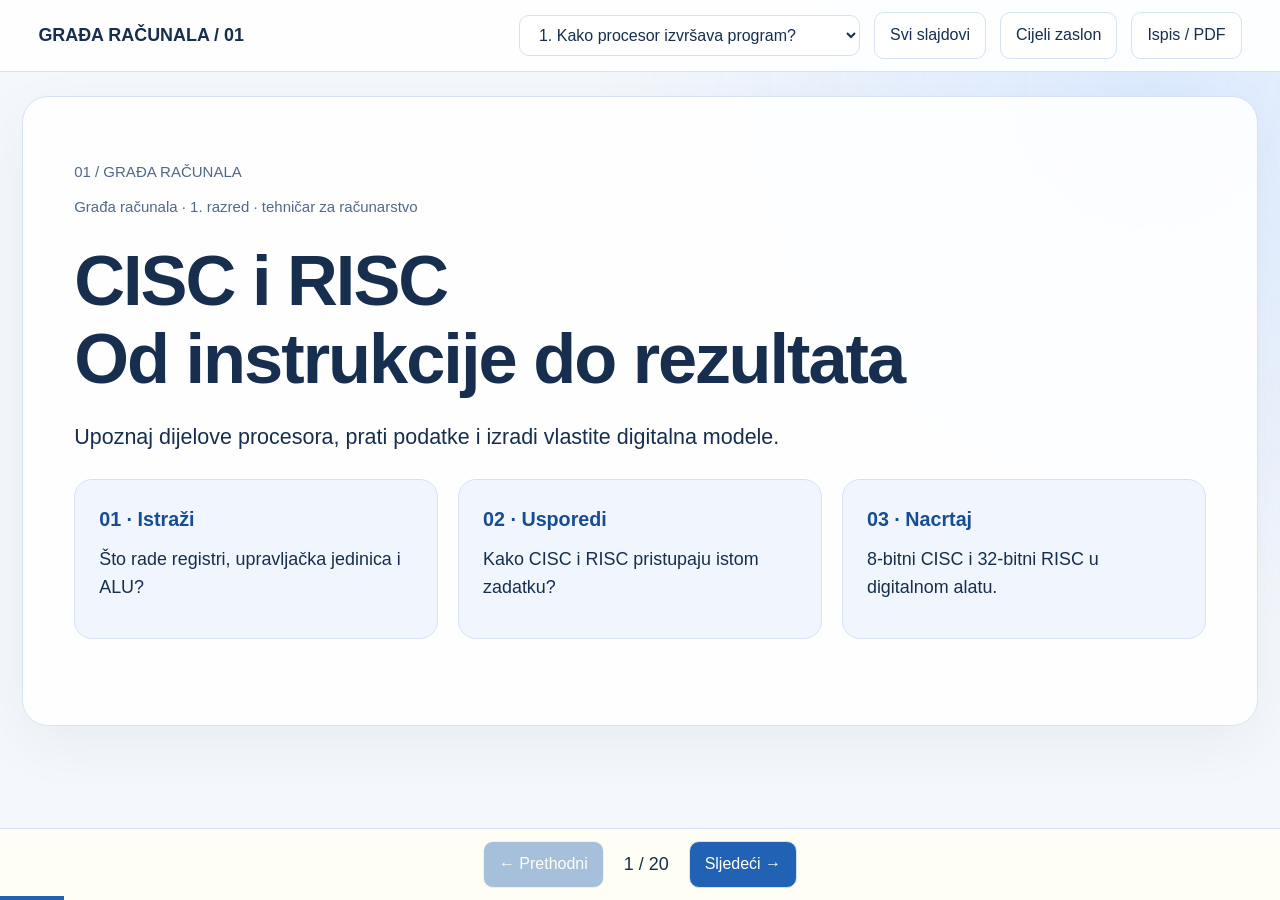
<file: CISC_RISC.html>
<!DOCTYPE html>
<html lang="hr">

<head>
    <meta charset="UTF-8">
    <meta name="viewport" content="width=device-width,initial-scale=1">
    <title>CISC i RISC | Građa računala</title>
    <style>
        * {
            box-sizing: border-box
        }

        :root {
            --ink: #172e4e;
            --blue: #2262b5;
            --line: #d5e2f1
        }

        body {
            margin: 0;
            font-family: Segoe UI, Arial, sans-serif;
            color: var(--ink);
            background: radial-gradient(circle at 90% 10%, #dceaff, transparent 40%), #f4f7fc;
            font-size: clamp(17px, 1.4vw, 22px);
            line-height: 1.55
        }

        header {
            position: sticky;
            top: 0;
            background: #ffffffed;
            border-bottom: 1px solid var(--line);
            z-index: 10;
            padding: 12px 3%;
            display: flex;
            align-items: center;
            gap: 14px;
            flex-wrap: wrap
        }

        header span {
            font-weight: 700;
            margin-right: auto
        }

        button,
        select {
            font: inherit;
            font-size: 16px;
            padding: 10px 15px;
            border-radius: 10px;
            border: 1px solid var(--line);
            background: white;
            color: var(--ink)
        }

        button {
            cursor: pointer;
            background: var(--blue);
            color: white
        }

        button.secondary {
            color: var(--ink);
            background: white
        }

        button:disabled {
            opacity: .4;
            cursor: default
        }

        button:focus-visible,
        a:focus-visible,
        select:focus-visible {
            outline: 3px solid #d17400;
            outline-offset: 3px
        }

        main {
            max-width: 1280px;
            margin: 24px auto;
            padding: 0 22px 100px
        }

        section {
            background: #ffffffea;
            border: 1px solid var(--line);
            box-shadow: 0 18px 60px #1636530d;
            border-radius: 26px;
            padding: clamp(24px, 4vw, 52px);
            min-height: 70vh
        }

        section[hidden] {
            display: none
        }

        h1 {
            font-size: clamp(38px, 5.5vw, 72px);
            line-height: 1.1;
            letter-spacing: -2px;
            margin: 24px 0
        }

        h2 {
            font-size: clamp(28px, 3.2vw, 44px);
            line-height: 1.18;
            margin: 0 0 28px
        }

        h3 {
            font-size: 1.1em;
            margin: 0 0 12px;
            color: #174d92
        }

        p {
            margin: 12px 0
        }

        .lead {
            font-size: 1.2em;
            max-width: 900px
        }

        .eyebrow,
        .small {
            font-size: 15px;
            color: #526987
        }

        .grid {
            display: grid;
            grid-template-columns: repeat(auto-fit, minmax(260px, 1fr));
            gap: 20px;
            margin: 24px 0
        }

        article {
            padding: 24px;
            background: #f1f6fe;
            border: 1px solid var(--line);
            border-radius: 18px
        }

        aside {
            background: #fff5df;
            border-left: 5px solid #d18a19;
            padding: 18px 22px;
            border-radius: 8px;
            margin-top: 24px;
            font-size: .92em
        }

        li {
            margin: 12px 0
        }

        a {
            color: #175ba8;
            text-underline-offset: 3px
        }

        pre {
            font-family: Consolas, monospace;
            font-size: clamp(14px, 1.6vw, 21px);
            background: #12233d;
            color: #dbefff;
            border-radius: 14px;
            padding: 24px;
            overflow: auto;
            line-height: 1.8
        }

        .tablewrap {
            overflow: auto
        }

        table {
            border-collapse: collapse;
            width: 100%;
            font-size: .91em
        }

        th,
        td {
            text-align: left;
            border-bottom: 1px solid var(--line);
            padding: 16px;
            vertical-align: top
        }

        th {
            background: #e8f1ff
        }

        .model {
            width: 100%;
            height: auto;
            font-family: Arial, sans-serif;
            font-size: 21px
        }

        .steps {
            display: flex;
            flex-wrap: wrap;
            gap: 12px
        }

        .steps span {
            padding: 15px;
            background: #e7f0ff;
            border-radius: 12px
        }

        .demo {
            margin: 24px 0;
            padding: 28px;
            background: #eef7f5;
            min-height: 160px;
            border-radius: 18px
        }

        iframe {
            width: 100%;
            aspect-ratio: 16/9;
            border: 0;
            border-radius: 10px
        }

        img {
            max-width: 100%;
            height: auto
        }

        footer {
            position: fixed;
            bottom: 0;
            left: 0;
            right: 0;
            background: #fffef5f5;
            border-top: 1px solid var(--line);
            display: flex;
            justify-content: center;
            align-items: center;
            gap: 20px;
            padding: 12px;
            z-index: 10
        }

        .tools {
            display: flex;
            gap: 8px;
            flex-wrap: wrap
        }

        .drawscroll {
            overflow: auto
        }

        #board {
            background: #f8fbff;
            border: 1px solid var(--line);
            width: 100%;
            min-width: 740px;
            touch-action: none
        }

        .q {
            border: 1px solid var(--line);
            border-radius: 12px;
            padding: 16px;
            margin: 18px 0
        }

        .q legend {
            padding: 0 8px
        }

        .q label {
            display: block;
            padding: 5px 0
        }

        .feedback {
            font-size: 16px;
            color: #174d76
        }

        .progress {
            height: 4px;
            background: #2262b5;
            position: fixed;
            bottom: 0;
            left: 0;
            z-index: 20
        }

        body.overview section {
            display: block !important;
            margin-bottom: 30px
        }

        body.overview main {
            max-width: 1280px
        }

        details {
            font-size: 16px;
            margin-top: 16px
        }

        @media(max-width:650px) {
            header select {
                max-width: 100%
            }

            main {
                padding: 0 10px 100px
            }

            section {
                padding: 22px
            }

            .grid {
                grid-template-columns: 1fr
            }

            footer {
                gap: 10px
            }

            header span {
                width: 100%
            }
        }

        @media print {

            header,
            footer,
            .progress,
            button,
            .tools {
                display: none !important
            }

            body {
                background: white;
                font-size: 13px
            }

            main {
                margin: 0;
                padding: 0;
                max-width: none
            }

            section,
            section[hidden] {
                display: block !important;
                box-shadow: none;
                border: 0;
                min-height: 0;
                break-after: page;
                padding: 16px
            }

            iframe {
                display: none
            }

            h1 {
                font-size: 40px
            }

            h2 {
                font-size: 28px
            }

            .grid {
                grid-template-columns: 1fr 1fr
            }

            aside,
            article {
                break-inside: avoid
            }

            #board {
                min-width: 0
            }
        }
    </style>
</head>

<body>
    <header><span>GRAĐA RAČUNALA / 01</span><select id="menu" aria-label="Odaberi slajd"></select><button
            class="secondary" onclick="document.body.classList.toggle('overview')">Svi slajdovi</button><button
            class="secondary" onclick="full()">Cijeli zaslon</button><button class="secondary"
            onclick="window.print()">Ispis / PDF</button></header>
    <main>
        <section data-title="Kako procesor izvršava program?">
            <p class="eyebrow">01 / GRAĐA RAČUNALA</p>
            <p class="eyebrow">Građa računala · 1. razred · tehničar za računarstvo</p>
            <h1>CISC i RISC<br>Od instrukcije do rezultata</h1>
            <p class="lead">Upoznaj dijelove procesora, prati podatke i izradi vlastite digitalna modele.</p>
            <div class="grid">
                <article>
                    <h3>01 · Istraži</h3>
                    <p>Što rade registri, upravljačka jedinica i ALU?</p>
                </article>
                <article>
                    <h3>02 · Usporedi</h3>
                    <p>Kako CISC i RISC pristupaju istom zadatku?</p>
                </article>
                <article>
                    <h3>03 · Nacrtaj</h3>
                    <p>8-bitni CISC i 32-bitni RISC u digitalnom alatu.</p>
                </article>
            </div>
        </section>
        <section data-title="Što ćeš moći na kraju?" hidden>
            <p class="eyebrow">02 / GRAĐA RAČUNALA</p>
            <h2>Što ćeš moći na kraju?</h2>
            <ul>
                <li>Razlikovati tipična obilježja CISC i RISC arhitekture.</li>
                <li>Opisati registre, upravljačku jedinicu i aritmetičko-logičku jedinicu.</li>
                <li>Pratiti jednostavan ciklus dohvati – dekodiraj – izvrši.</li>
                <li>Nacrtati i objasniti pojednostavljeni 8-bitni CISC i 32-bitni RISC procesor.</li>
            </ul>

        </section>
        <section data-title="Procesor nije cijelo računalo" hidden>
            <p class="eyebrow">03 / GRAĐA RAČUNALA</p>
            <h2>Procesor nije cijelo računalo</h2>
            <div class="grid">
                <article>
                    <h3>CPU – procesor</h3>
                    <p>Izvršava instrukcije programa i upravlja obradom podataka.</p>
                </article>
                <article>
                    <h3>Radna memorija</h3>
                    <p>Čuva program i podatke kojima procesor trenutačno pristupa. Nije isto što i registarski skup.</p>
                </article>
                <article>
                    <h3>Ulaz i izlaz</h3>
                    <p>Omogućuju razmjenu podataka s okolinom: tipkovnica, zaslon i drugi uređaji.</p>
                </article>
            </div>
            <aside>Pitanje za početak: gdje je broj dok ga upisuješ, a gdje dok ga procesor upravo zbraja?</aside>
        </section>
        <section data-title="Tri ključna dijela procesora" hidden>
            <p class="eyebrow">04 / GRAĐA RAČUNALA</p>
            <h2>Tri ključna dijela procesora</h2>
            <div class="grid">
                <article>
                    <h3>Registri</h3>
                    <p>Vrlo mala, brza spremišta u procesoru. Drže operande, adrese, instrukcije i rezultate.</p>
                </article>
                <article>
                    <h3>Upravljačka jedinica – CU</h3>
                    <p>Dekodira instrukciju i šalje upravljačke signale: odaberi registar, pokreni ALU, čitaj ili piši
                        memoriju.</p>
                </article>
                <article>
                    <h3>ALU</h3>
                    <p>Aritmetičko-logička jedinica izvodi operacije poput zbrajanja, oduzimanja, AND i OR.</p>
                </article>
            </div>
            <aside>Analogija radionice: registri su radna površina, ALU je alat, a upravljačka jedinica organizira
                redoslijed rada.</aside>
        </section>
        <section data-title="Koji registar što pamti?" hidden>
            <p class="eyebrow">05 / GRAĐA RAČUNALA</p>
            <h2>Koji registar što pamti?</h2>
            <div class="tablewrap">
                <table>
                    <tr>
                        <th>Oznaka</th>
                        <th>Uloga u našem modelu</th>
                        <th>Primjer</th>
                    </tr>
                    <tr>
                        <td>A / R0–R7</td>
                        <td>Operand ili rezultat obrade</td>
                        <td>A = 12, R1 = 5</td>
                    </tr>
                    <tr>
                        <td>PC</td>
                        <td>Adresa sljedeće instrukcije za dohvat</td>
                        <td>PC = 20</td>
                    </tr>
                    <tr>
                        <td>IR</td>
                        <td>Trenutačno dohvaćena instrukcija ili njezin operacijski kod</td>
                        <td>ADD</td>
                    </tr>
                    <tr>
                        <td>Z, C</td>
                        <td>Zastavice: rezultat nula, prijenos kod zbrajanje brojeva bez predznaka</td>
                        <td>255 + 1 → rezultat 0, C = 1</td>
                    </tr>
                </table>
            </div>
            <aside>Nazivi i broj registara ovise o arhitekturi. Nemaju svi procesori zaseban registar zastavica. U našem
                CISC modelu postoje Z i C, RISC model ih radi jednostavnosti ne koristi.</aside>
        </section>
        <section data-title="Što znači 8-bitni, a što 32-bitni?" hidden>
            <p class="eyebrow">06 / GRAĐA RAČUNALA</p>
            <h2>Što znači 8-bitni, a što 32-bitni?</h2>
            <div class="grid">
                <article>
                    <h3>8-bitni nastavni model</h3>
                    <p>ALU i podatkovni registri obrađuju 8-bitne vrijednosti. Neznačeni broj: 0–255.</p>
                </article>
                <article>
                    <h3>32-bitni nastavni model</h3>
                    <p>ALU i podatkovni registri obrađuju 32-bitne vrijednosti. Neznačeni broj: 0–4 294 967 295.</p>
                </article>
                <article>
                    <h3>Važna razlika</h3>
                    <p>Širina podatka nije nužno širina adrese ili instrukcije. 8-bitni procesor može imati 16-bitni PC.
                    </p>
                </article>
            </div>
            <aside>CISC ≠ 8 b i RISC ≠ 32 b. To su dvije različite podjele. Ovdje su širine zadane za nastavne modele, a
                nisu definicije arhitektura.</aside>
        </section>
        <section data-title="Instrukcija: radnja + podatci" hidden>
            <p class="eyebrow">07 / GRAĐA RAČUNALA</p>
            <h2>Instrukcija: radnja + podatci</h2>
            <p class="lead">Instrukcija je strojna naredba. Operacijski kod kaže što učiniti, a operandi određuju s
                kojim podatcima ili adresama.</p>
            <pre>ADD R3, R1, R2
│   │   │   └─ drugi izvor
│   │   └───── prvi izvor
│   └───────── odredište
└───────────── operacija: zbroji</pre>
            <aside>Primjeri u prezentaciji su nastavni pseudokod, ne asembler određenog stvarnog procesora. Uglate
                zagrade označuju sadržaj memorije: [100] je podatak na adresi 100.</aside>
        </section>
        <section data-title="Ciklus instrukcije – isprobaj" hidden>
            <p class="eyebrow">08 / GRAĐA RAČUNALA</p>
            <h2>Ciklus instrukcije – isprobaj</h2>
            <div class="steps"><span>Dohvati</span><span>Dekodiraj</span><span>Izvrši</span><span>Spremi rezultat</span>
            </div>
            <div id="cycle" class="demo" aria-live="polite">Početno stanje: PC = 20, R1 = 7, R2 = 5. Na adresi 20 je ADD
                R3, R1, R2.</div><button onclick="cycleStep()">Sljedeći korak</button><button class="secondary"
                onclick="cycleReset()">Ispočetka</button>
            <aside>Ovo su logičke faze, a ne jamstvo jednog takta po fazi. U stvarnom procesoru faze se mogu preklapati.
                PC se mijenja ovisno o duljini instrukcije ili skoku.</aside>
        </section>
        <section data-title="8-bitni CISC – naš model" hidden>
            <p class="eyebrow">09 / GRAĐA RAČUNALA</p>
            <h2>8-bitni CISC – naš model</h2><svg class="model" viewBox="0 0 960 470" role="img"
                aria-label="Pojednostavljeni CISC procesor">
                <defs>
                    <marker id="a8" markerWidth="8" markerHeight="8" refX="7" refY="4" orient="auto-start-reverse">
                        <path d="M0 0 L8 4 L0 8Z" fill="#2262b5" />
                    </marker>
                </defs>
                <rect x="18" y="16" width="685" height="425" rx="20" fill="#edf4ff" stroke="#2262b5" /><text x="40"
                    y="48">PROCESOR · nastavni model</text>
                <g fill="white" stroke="#2262b5" stroke-width="2">
                    <rect x="48" y="80" width="180" height="65" rx="10" />
                    <rect x="48" y="185" width="180" height="65" rx="10" />
                    <rect x="280" y="80" width="380" height="65" rx="10" />
                    <rect x="280" y="185" width="380" height="65" rx="10" />
                    <rect x="280" y="295" width="230" height="65" rx="10" />
                    <rect x="550" y="295" width="110" height="65" rx="10" />
                    <rect x="750" y="150" width="195" height="150" rx="10" />
                </g>
                <g text-anchor="middle"><text x="138" y="119">PC · 16 b</text><text x="138" y="224">IR · 8 b</text><text
                        x="470" y="119">Upravljačka jedinica</text><text x="470" y="224">A (akumulator) · 8
                        b</text><text x="395" y="334">ALU · 8 b</text><text x="605" y="334">Z, C</text><text x="847"
                        y="210">MEMORIJA</text><text x="847" y="244">program i podatci</text></g>
                <g stroke="#2262b5" stroke-width="3" fill="none" marker-end="url(#a8)">
                    <path d="M228 217 H280" />
                    <path d="M138 145 V166 H725 V175 H750" />
                    <path d="M750 275 H720 V395 H245 V217 H228" />
                    <path d="M395 250 V295" />
                    <path d="M340 295 V268 H320 V250" />
                    <path d="M510 327 H550" />
                </g>
                <path d="M470 145 V185 M660 112 H685 V327 H660" stroke="#b45a00" stroke-width="3" stroke-dasharray="7 5"
                    fill="none" /><text x="48" y="422" font-size="16">Puna crta: odabrani putovi podataka/adresa ·
                    isprekidana: upravljanje</text>
            </svg>
            <aside>Izmišljeni nastavni procesor: A i ALU = 8 b, PC i adrese = 16 b, IR drži 8-bitni operacijski kod, a
                dodatni bajtovi instrukcije po potrebi nose adresu ili podatak. Nisu prikazani svi privremeni registri,
                sabirnice ni spojevi.</aside>
        </section>
        <section data-title="CISC: složenija instrukcija" hidden>
            <p class="eyebrow">10 / GRAĐA RAČUNALA</p>
            <h2>CISC: složenija instrukcija</h2>
            <p>CISC = Complex Instruction Set Computer. Tipično nudi raznovrsne instrukcije i načine adresiranja, neke
                instrukcije povezuju pristup memoriji i obradu.</p>
            <pre>Početak: A = 7, memorija[100] = 5

ADD A, [100]

Učinak: A ← A + memorija[100] = 12</pre>
            <div class="grid">
                <article>
                    <h3>Što se zbiva iznutra?</h3>
                    <p>Dohvat instrukcije → čitanje podatka s adrese 100 → ALU zbraja → rezultat ide u A.</p>
                </article>
                <article>
                    <h3>Jedna instrukcija ≠ jedan korak</h3>
                    <p>Upravljačka jedinica mora organizirati više unutarnjih radnji. U klasičnim CISC izvedbama može
                        koristiti mikrokod.</p>
                </article>
            </div>
        </section>
        <section data-title="32-bitni RISC – naš model" hidden>
            <p class="eyebrow">11 / GRAĐA RAČUNALA</p>
            <h2>32-bitni RISC – naš model</h2><svg class="model" viewBox="0 0 960 470" role="img"
                aria-label="Pojednostavljeni RISC procesor">
                <defs>
                    <marker id="a32" markerWidth="8" markerHeight="8" refX="7" refY="4" orient="auto-start-reverse">
                        <path d="M0 0 L8 4 L0 8Z" fill="#2262b5" />
                    </marker>
                </defs>
                <rect x="18" y="16" width="685" height="425" rx="20" fill="#edf4ff" stroke="#2262b5" /><text x="40"
                    y="48">PROCESOR · nastavni model</text>
                <g fill="white" stroke="#2262b5" stroke-width="2">
                    <rect x="48" y="80" width="180" height="65" rx="10" />
                    <rect x="48" y="185" width="180" height="65" rx="10" />
                    <rect x="280" y="80" width="380" height="65" rx="10" />
                    <rect x="280" y="185" width="380" height="65" rx="10" />
                    <rect x="280" y="295" width="230" height="65" rx="10" />
                    <rect x="550" y="295" width="110" height="65" rx="10" />
                    <rect x="750" y="150" width="195" height="150" rx="10" />
                </g>
                <g text-anchor="middle"><text x="138" y="119">PC · 16 b</text><text x="138" y="224">IR · 32
                        b</text><text x="470" y="119">Upravljačka jedinica</text><text x="470" y="224">R0–R7 · svaki 32
                        b</text><text x="395" y="334">ALU · 32 b</text><text x="605" y="334">adresa</text><text x="847"
                        y="210">MEMORIJA</text><text x="847" y="244">program i podatci</text></g>
                <g stroke="#2262b5" stroke-width="3" fill="none" marker-end="url(#a32)">
                    <path d="M228 217 H280" />
                    <path d="M138 145 V166 H725 V175 H750" />
                    <path d="M750 275 H720 V395 H245 V217 H228" />
                    <path d="M395 250 V295" />
                    <path d="M340 295 V268 H320 V250" />
                    <path d="M510 327 H550" />
                </g>
                <path d="M470 145 V185 M660 112 H685 V327 H660" stroke="#b45a00" stroke-width="3" stroke-dasharray="7 5"
                    fill="none" /><text x="48" y="422" font-size="16">Puna crta: odabrani putovi podataka/adresa ·
                    isprekidana: upravljanje</text>
            </svg>
            <aside>Izmišljeni nastavni procesor: osam registara R0–R7 i ALU od 32 b, instrukcije od 32 b, PC i adrese od
                16 b radi malog nastavnog adresnog prostora. Nije model konkretnog ARM/RISC-V čipa. Blok „adresa” je
                privremeni adresni registar.</aside>
        </section>
        <section data-title="RISC: odvoji prijenos od obrade" hidden>
            <p class="eyebrow">12 / GRAĐA RAČUNALA</p>
            <h2>RISC: odvoji prijenos od obrade</h2>
            <p>RISC = Reduced Instruction Set Computer. U tipičnoj load/store arhitekturi ALU obrađuje vrijednosti iz
                registara, LOAD i STORE prenose podatke između registara i memorije.</p>
            <pre>LOAD  R1, [100]     | R1 ← memorija[100]
LOAD  R2, [104]     | R2 ← memorija[104]
ADD   R3, R1, R2    | R3 ← R1 + R2
STORE [108], R3     | memorija[108] ← R3</pre>
            <aside>U ovom primjeru memorija je bajtno adresirana, 32-bitni podatak zauzima 4 bajta, zato su adrese 100,
                104 i 108. LOAD/STORE su prijenosi, ADD računa nad registrima.</aside>
        </section>
        <section data-title="Isti zadatak, različit pristup" hidden>
            <p class="eyebrow">13 / GRAĐA RAČUNALA</p>
            <h2>Isti zadatak, različit pristup</h2>
            <p class="lead">Zadatak: zbroji vrijednosti na adresama 100 i 104 te rezultat spremi na 108.</p>
            <div class="grid">
                <article>
                    <h3>CISC – 3 instrukcije</h3>
                    <p>
                    <pre>LOAD A, [100]
ADD A, [104]
STORE [108], A</pre>ADD uključuje dohvat drugog operanda iz memorije.</p>
                </article>
                <article>
                    <h3>RISC – 4 instrukcije</h3>
                    <p>
                    <pre>LOAD R1, [100]
LOAD R2, [104]
ADD R3, R1, R2
STORE [108], R3</pre>Prijenos i obrada su odvojeni.</p>
                </article>
            </div>
            <aside>Ovdje uspoređujemo strukturu programa uz vrijednosti koje stanu u oba modela. Ne uspoređujemo vrijeme
                izvođenja, jednake veličine podataka ili broj taktova. Razmak adresa u CISC primjeru namjerno je isti
                radi preglednosti.</aside>
        </section>
        <section data-title="CISC i RISC – usporedba" hidden>
            <p class="eyebrow">14 / GRAĐA RAČUNALA</p>
            <h2>CISC i RISC – usporedba</h2>
            <div class="tablewrap">
                <table>
                    <tr>
                        <th>Obilježje</th>
                        <th>Tipični klasični CISC</th>
                        <th>Tipični klasični RISC</th>
                    </tr>
                    <tr>
                        <td>Instrukcije</td>
                        <td>Raznovrsnije, neke rade više radnji</td>
                        <td>Jednostavnije, pravilnije</td>
                    </tr>
                    <tr>
                        <td>Duljina instrukcija</td>
                        <td>Često promjenjiva</td>
                        <td>Često jednaka, postoje iznimke</td>
                    </tr>
                    <tr>
                        <td>Obrada operanada</td>
                        <td>Neke instrukcije obrađuju i operand iz memorije</td>
                        <td>ALU nad registrima, LOAD/STORE za memoriju</td>
                    </tr>
                    <tr>
                        <td>Upravljanje</td>
                        <td>Često složenije dekodiranje, moguć mikrokod</td>
                        <td>Pravilniji formati olakšavaju dekodiranje</td>
                    </tr>
                    <tr>
                        <td>Primjeri ISA obitelji</td>
                        <td>x86</td>
                        <td>Arm, RISC-V</td>
                    </tr>
                </table>
            </div>
            <aside>Ovo su tipične tendencije, ne univerzalna pravila. Primjerice, Arm Cortex-M ima 32-bitne registre, a
                mnoge instrukcije su 16-bitne.</aside>
        </section>
        <section data-title="Četiri tvrdnje koje treba preispitati" hidden>
            <p class="eyebrow">15 / GRAĐA RAČUNALA</p>
            <h2>Četiri tvrdnje koje treba preispitati</h2>
            <div class="grid">
                <article>
                    <h3>„RISC je uvijek brži.”</h3>
                    <p>Netočno. Brzina ovisi o programu, konkretnoj izvedbi, frekvenciji, memoriji i paralelnom
                        izvršavanju.</p>
                </article>
                <article>
                    <h3>„Svaka RISC instrukcija traje jedan takt.”</h3>
                    <p>Netočno. Latencija instrukcije i broj dovršenih instrukcija po taktu nisu isto.</p>
                </article>
                <article>
                    <h3>„CISC je 8-bitni.”</h3>
                    <p>Netočno. Širina podatka i tip skupa instrukcija različita su obilježja.</p>
                </article>
                <article>
                    <h3>„RISC ima uvijek instrukcije od 32 b.”</h3>
                    <p>Netočno. Duljina instrukcije nije isto što i širina registara.</p>
                </article>
            </div>
            <aside>ISA opisuje sučelje vidljivo programu. Mikroarhitektura opisuje kako ga konkretan procesor ostvaruje.
                Jednostavni modeli namjerno izostavljaju predmemoriju, predviđanje grananja i mnoge druge sklopove.
            </aside>
        </section>
        <section data-title="Dva videa za razumijevanje" hidden>
            <p class="eyebrow">16 / GRAĐA RAČUNALA</p>
            <h2>Dva videa za razumijevanje</h2>
            <p>Videozapisi su na engleskom jeziku. Titlove i automatski prijevod uključite ako su dostupni. Ako se
                ugrađeni prikaz ne učita, otvorite video izravno.</p>
            <div class="grid">
                <article>
                    <h3>RISC versus CISC</h3><iframe loading="lazy"
                        src="https://www.youtube-nocookie.com/embed/6Rxade2nEjk" title="RISC versus CISC"
                        allowfullscreen referrerpolicy="strict-origin-when-cross-origin"></iframe><a
                        href="https://www.youtube.com/watch?v=6Rxade2nEjk" target="_blank" rel="noopener">Otvori na
                        YouTubeu</a>
                    <p>Zadatak: izdvoji dvije razlike u instrukcijama i adresiranju.</p>

                </article>
                <article>
                    <h3>x86 vs ARM razlike</h3><iframe loading="lazy"
                        src="https://www.youtube.com/embed/d-8M6Rks860?si=Kd5W4AhTUEM5kvyO"
                        title="x86vsARM difference explained for Beginners" allowfullscreen
                        referrerpolicy="strict-origin-when-cross-origin"></iframe><a
                        href="https://youtu.be/d-8M6Rks860?si=lFYplI4omLZcgVEt" target="_blank" rel="noopener">Otvori na
                        YouTubeu</a>
                    <p>Zadatak: objasni kako video povezuje x86 s CISC, a ARM s RISC arhitekturom. Navedi razliku u
                        načinu izvršavanja instrukcija i po jedan primjer njihove primjene.</p>
                </article>
            </div>
        </section>
        <section data-title="Praktična vježba: nacrtaj dva modela" hidden>
            <p class="eyebrow">17 / GRAĐA RAČUNALA</p>
            <h2>Praktična vježba: nacrtaj dva modela</h2>
            <ol>
                <li>Otvori crtač <a href="https://app.diagrams.net/" target="_blank"
                        rel="noopener">diagrams.net</a> | <a href="https://excalidraw.com/" target="_blank"
                        rel="noopener">excalidraw</a>.</li>
                <li>Nacrtaj granicu procesora, a memoriju postavi izvan nje.</li>
                <li>CISC: dodaj CU, ALU 8 b, A 8 b, PC 16 b, IR 8 b i zastavice Z/C.</li>
                <li>RISC: dodaj CU, ALU 32 b, registre R0–R7 (32 b), PC 16 b i IR 32 b.</li>
                <li>Poveži blokove strelicama. Označi putove podataka, adrese i upravljačke signale.</li>
                <li>Uz CISC označi put za ADD A, [100], uz RISC put za LOAD → ADD → STORE.</li>
                <li>Spremi dva crteža i kratko objasni dvije razlike.</li>
            </ol>
            <aside>Kriterij nije umjetnički izgled: važni su blokovi, širine, ispravan smjer prijenosa i objašnjenje.
                Referentni modeli su pojednostavljenja, pa svako dodatno pojednostavljenje jasno napiši.</aside>
        </section>
        
        <section data-title="Provjeri svoje znanje" hidden>
            <p class="eyebrow">18 / GRAĐA RAČUNALA</p>
            <h2>Provjeri svoje znanje</h2>
            <form id="quiz"></form><button onclick="grade()">Provjeri odgovore</button>
            <p id="score" role="status"></p>
        </section>
        <section data-title="Samoprocjena i izlazna kartica" hidden>
            <p class="eyebrow">19 / GRAĐA RAČUNALA</p>
            <h2>Samoprocjena i izlazna kartica</h2>
            <div class="grid">
                <article>
                    <h3>Provjera crteža</h3>
                    <p>Jesu li jasno odvojeni procesor i memorija te prisutni svi obavezni blokovi?</p>
                </article>
                <article>
                    <h3>Širine i registri</h3>
                    <p>Jesu li označene širine ALU-a i registara te ispravno opisani PC i IR?</p>
                </article>
                <article>
                    <h3>Veze i prijenos</h3>
                    <p>Pokazuju li strelice smislen prijenos podataka i upravljačke signale?</p>
                </article>
                <article>
                    <h3>Objašnjenje</h3>
                    <p>Možeš li objasniti CISC pristup operandu u memoriji i RISC LOAD/STORE?</p>
                </article>
            </div>
            <h3>Prije izlaska napiši tri rečenice</h3>
            <ol>
                <li>Razlika između registra i radne memorije je…</li>
                <li>Upravljačka jedinica…, a ALU…</li>
                <li>CISC/RISC i 8/32 b nisu ista podjela jer…</li>
            </ol>
        </section>
        <section data-title="Sažetak i izvori" hidden>
            <p class="eyebrow">20 / GRAĐA RAČUNALA</p>
            <h2>Sažetak i izvori</h2>
            <ul>
                <li>Registri čuvaju neposredne podatke i stanje obrade.</li>
                <li>CU organizira izvršavanje, ALU izvodi aritmetičko-logičke operacije.</li>
                <li>Tipični CISC dopušta složenije instrukcije, tipični RISC odvaja pristup memoriji od obrade.</li>
                <li>Širina podatka ne određuje pripada li procesor CISC-u ili RISC-u.</li>
            </ul>
            <h3>Dokumentacija i dodatno čitanje</h3>
            <ul>
                <li><a href="https://www.arm.com/glossary/isa" target="_blank" rel="noopener">Arm: Instruction Set
                        Architecture (ISA)</a></li>
                <li><a href="https://support.arm.com/documentation/den0042/0100/Introduction-to-Assembly-Language"
                        target="_blank" rel="noopener">Arm: Introduction to Assembly Language – load/store</a></li>
                <li><a href="https://community.arm.com/cfs-file/__key/telligent-evolution-components-attachments/01-2142-00-00-00-00-52-96/White-Paper-_2D00_-Cortex_2D00_M-for-Beginners-_2D00_-2016-_2800_final-v3_2900_.pdf"
                        target="_blank" rel="noopener">Arm: Cortex-M for Beginners – registri i duljine instrukcija</a>
                </li>
                <li><a href="https://developer.arm.com/community/arm-community-blogs/b/architectures-and-processors-blog/posts/risc-versus-cisc-wars-in-the-prepc-and-pc-eras---part-1"
                        target="_blank" rel="noopener">Arm: povijesni razvoj RISC/CISC i mikrokod</a></li>
            </ul>
            <aside>Blok-sheme i primjeri su autorski nastavni modeli, ne tehnička dokumentacija stvarnog čipa. Vanjske
                slike koriste pune HTTPS adrese, a sheme su ugrađeni SVG i ne ovise o vanjskim datotekama.</aside>
        </section>
    </main>
    <footer><button id="prev" onclick="show(current-1)">← Prethodni</button><span id="count"
            aria-live="polite"></span><button id="next" onclick="show(current+1)">Sljedeći →</button></footer>
    <div class="progress"></div>
    <script>let current = 0; const sections = [...document.querySelectorAll('main>section')], menu = document.querySelector('#menu');
        sections.forEach((s, i) => { let o = document.createElement('option'); o.value = i; o.textContent = (i + 1) + '. ' + s.dataset.title; menu.append(o) });
        function show(n) { current = Math.max(0, Math.min(sections.length - 1, n)); sections.forEach((s, i) => s.hidden = i !== current); menu.value = current; document.querySelector('#count').textContent = (current + 1) + ' / ' + sections.length; document.querySelector('#prev').disabled = current === 0; document.querySelector('#next').disabled = current === sections.length - 1; document.querySelector('.progress').style.width = ((current + 1) / sections.length * 100) + '%'; window.scrollTo(0, 0) }
        function full() { if (!document.fullscreenElement) document.documentElement.requestFullscreen?.(); else document.exitFullscreen?.() }
        menu.onchange = () => show(+menu.value); document.addEventListener('keydown', e => { if (/INPUT|SELECT|TEXTAREA|BUTTON/.test(e.target.tagName)) return; if (e.key === 'ArrowRight' || e.key === ' ') { e.preventDefault(); show(current + 1) } if (e.key === 'ArrowLeft') show(current - 1); if (e.key === 'Home') show(0); if (e.key === 'End') show(sections.length - 1); if (e.key.toLowerCase() === 'f') full() }); show(0);
        let step = 0; const cycleMessages = ['Početno stanje: PC = 20, R1 = 7, R2 = 5. Na adresi 20 je ADD R3, R1, R2.', '1. DOHVAT: memorija šalje instrukciju s adrese 20 u IR. U ovom modelu instrukcija zauzima 4 bajta, PC postaje 24.', '2. DEKODIRANJE: CU prepoznaje ADD, izvori su R1 i R2, odredište R3.', '3. IZVRŠAVANJE: ALU prima 7 i 5 te izračunava 12.', '4. UPIS: rezultat 12 sprema se u R3. Slijedi dohvat instrukcije s adrese 24.']; function cycleStep() { step = (step + 1) % cycleMessages.length; document.querySelector('#cycle').textContent = cycleMessages[step] } function cycleReset() { step = 0; document.querySelector('#cycle').textContent = cycleMessages[0] }
        const questions = [['Što radi ALU?', ['Čuva cijeli program', 'Izvodi aritmetičke i logičke operacije', 'Prikazuje sliku'], 1, 'CU upravlja, a ALU izvodi obradu.'], ['Što u nastavnom modelu čuva PC?', ['Adresu sljedeće instrukcije za dohvat', 'Rezultat svakog zbrajanja', 'Samo operacijski kod'], 0, 'PC prati adresu instrukcije; IR drži dohvaćenu instrukciju ili njezin kod.'], ['Kako tipični RISC zbraja podatke iz memorije?', ['ADD uvijek izravno mijenja dva mjesta u memoriji', 'Podatci se učitaju u registre, zatim ALU zbraja', 'Bez registara'], 1, 'LOAD prenosi podatke u registre, ADD ih obrađuje, STORE može spremiti rezultat.'], ['Je li svaki CISC procesor 8-bitni?', ['Da', 'Samo ako ima ALU', 'Ne'], 2, 'CISC/RISC opisuje pristup skupu instrukcija, a ne zadanu širinu podatka.'], ['Mora li 32-bitni procesor imati samo 32-bitne instrukcije?', ['Da', 'Ne', 'Da, ako je RISC'], 1, 'Širina registara i duljina instrukcije nisu ista veličina.'], ['Koja je tvrdnja opravdana?', ['RISC je uvijek brži', 'Manje instrukcija uvijek znači kraće izvođenje', 'Brzina ovisi o programu i konkretnoj izvedbi'], 2, 'Broj instrukcija sam za sebe ne određuje vrijeme izvršavanja.']];
        document.querySelector('#quiz').innerHTML = questions.map((q, i) => `<fieldset class="q"><legend>${i + 1}. ${q[0]}</legend>${q[1].map((o, j) => `<label><input type="radio" name="q${i}" value="${j}"> ${o}</label>`).join('')}<p class="feedback" id="fb${i}"></p></fieldset>`).join(''); function grade() { let score = 0; questions.forEach((q, i) => { let selected = document.querySelector(`input[name=q${i}]:checked`), ok = selected && +selected.value === q[2]; if (ok) score++; document.querySelector('#fb' + i).textContent = (ok ? 'Točno. ' : selected ? 'Netočno. ' : 'Nema odgovora. ') + q[3] }); document.querySelector('#score').textContent = `Rezultat: ${score} / ${questions.length}. Pročitaj objašnjenja uz svako pitanje.` }
        const board = document.querySelector('#board'), NS = 'http://www.w3.org/2000/svg'; let nodes = [], edges = [], drag = null, linking = false, start = null;
        function el(tag, attrs, parent) { let e = document.createElementNS(NS, tag); Object.entries(attrs).forEach(([k, v]) => e.setAttribute(k, v)); if (parent) parent.append(e); return e }
        function point(e) { let p = board.createSVGPoint(); p.x = e.clientX; p.y = e.clientY; return p.matrixTransform(board.getScreenCTM().inverse()) }
        function render() { let defs = el('defs', {}, board); let marker = el('marker', { id: 'arrow', markerWidth: 10, markerHeight: 8, refX: 9, refY: 4, orient: 'auto' }, defs); el('path', { d: 'M0 0 L10 4 L0 8 Z', fill: '#2262b5' }, marker); edges.forEach(e => { let a = nodes[e.a], b = nodes[e.b]; el('line', { x1: a.x + 90, y1: a.y + 32, x2: b.x + 90, y2: b.y + 32, stroke: e.kind === 'upravljanje' ? '#ac6500' : '#2262b5', 'stroke-width': 3, 'stroke-dasharray': e.kind === 'upravljanje' ? '7 5' : 'none', 'marker-end': 'url(#arrow)' }, board); let t = el('text', { x: (a.x + b.x) / 2 + 90, y: (a.y + b.y) / 2 + 22, 'font-size': 13, fill: '#172e4e', 'text-anchor': 'middle' }, board); t.textContent = e.kind }); nodes.forEach((n, i) => { let g = el('g', { 'data-node': i, style: 'cursor:move' }, board); el('rect', { x: n.x, y: n.y, width: 180, height: 64, rx: 10, fill: start === i ? '#fff0c8' : '#e8f1ff', stroke: '#2262b5', 'stroke-width': 2 }, g); let t = el('text', { x: n.x + 90, y: n.y + 38, 'font-family': 'Arial,sans-serif', 'font-size': 15, 'text-anchor': 'middle', fill: '#172e4e' }, g); t.textContent = n.label }) }
        function addBlock() { let type = document.querySelector('#block').value, risc = document.querySelector('#preset').value.startsWith('RISC'), suffix = ''; if (type === 'ALU') suffix = risc ? ' 32 b' : ' 8 b'; if (type === 'Registri') { type = risc ? 'R0–R7' : 'A'; suffix = risc ? ' · 32 b' : ' · 8 b' } if (type === 'PC') suffix = ' · 16 b'; if (type === 'IR') suffix = risc ? ' · 32 b' : ' · 8 b'; nodes.push({ x: 30 + (nodes.length % 4) * 230, y: 30 + (Math.floor(nodes.length / 4) % 5) * 85, label: type + suffix }); render() }
        function connectMode() { linking = !linking; start = null; document.querySelector('#connect').textContent = 'Poveži: ' + (linking ? 'uključeno' : 'isključeno'); render() }
        
        function saveSVG() { if (!nodes.length) { document.querySelector('#drawstatus').textContent = 'Najprije dodaj blokove.'; return } let clone = board.cloneNode(true); clone.setAttribute('xmlns', NS); clone.setAttribute('width', '1000'); clone.setAttribute('height', '480'); let blob = new Blob([new XMLSerializer().serializeToString(clone)], { type: 'image/svg+xml;charset=utf-8' }), url = URL.createObjectURL(blob), a = document.createElement('a'); a.href = url; a.download = document.querySelector('#preset').value.replaceAll(' ', '_') + '.svg'; a.click(); setTimeout(() => URL.revokeObjectURL(url), 2000); document.querySelector('#drawstatus').textContent = 'SVG je pripremljen za preuzimanje.' }
        function clearDrawing() { if (nodes.length && !confirm('Obrisati crtež? Ako ga želiš sačuvati, prvo ga preuzmi.')) return; nodes = []; edges = []; start = null; render(); document.querySelector('#drawstatus').textContent = 'Prazna radna površina – izradi vlastiti model.' } render();
    </script>
</body>

</html>
</file>
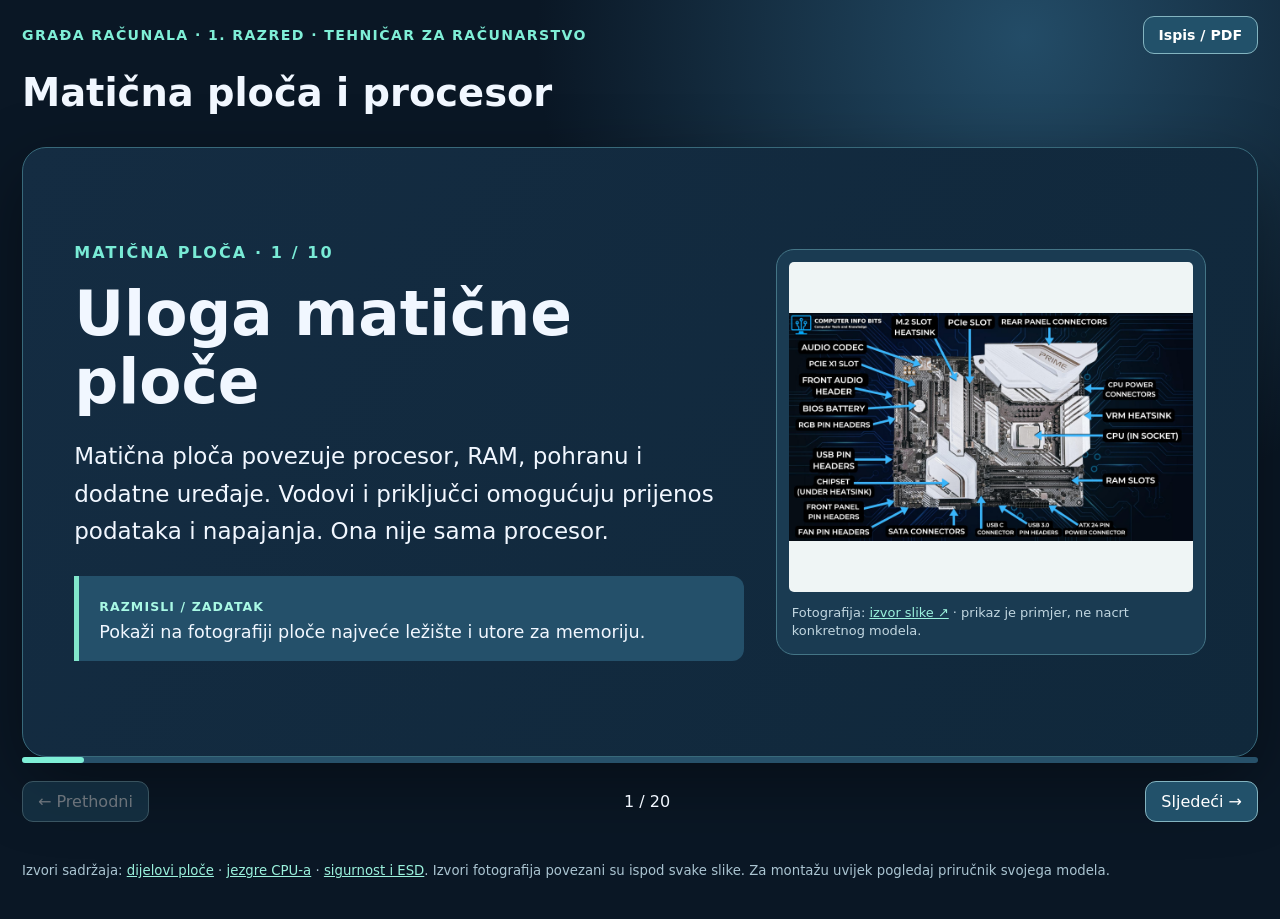
<file: maticna-procesor.html>
<!doctype html>
<html lang="hr">

<head>
    <meta charset="utf-8">
    <meta name="viewport" content="width=device-width,initial-scale=1">
    <title>Matična ploča i procesor</title>
    <link rel="stylesheet" href="extra.css">
    <style>
        :root {
            --primary: #234c67;
        }

        * {
            box-sizing: border-box
        }

        html {
            background: #0a1725;
            color: #f1f7ff;
            font-family: system-ui, -apple-system, Segoe UI, sans-serif
        }

        body {
            margin: 0;
            background: radial-gradient(circle at 80% 4%, #234c67, transparent 36%), #0a1725;
            min-height: 100vh
        }

        .wrap {
            max-width: 1320px;
            margin: auto;
            padding: 16px 22px
        }

        .head,
        .nav {
            display: flex;
            justify-content: space-between;
            align-items: center;
            gap: 12px;
            flex-wrap: wrap
        }

        .head {
            color: #7fefd7;
            font-size: .88rem;
            font-weight: 800;
            letter-spacing: .1em
        }

        .title {
            font-size: clamp(1.6rem, 3vw, 2.5rem);
            margin: 16px 0 2px
        }

        .sub {
            color: #b3cadd;
            margin: 0 0 19px
        }

        .slide {
            display: none;
            min-height: 610px;
            border: 1px solid #38697a;
            border-radius: 24px;
            background: linear-gradient(125deg, #142c42, #10283b);
            padding: clamp(22px, 4vw, 52px);
            align-items: center;
            gap: 32px;
            box-shadow: 0 25px 70px #0006
        }

        .slide.active {
            display: flex
        }

        .text {
            flex: 1.15
        }

        .badge {
            color: #79ebd6;
            text-transform: uppercase;
            letter-spacing: .13em;
            font-weight: 850
        }

        h2 {
            font-size: clamp(2.1rem, 4.8vw, 4rem);
            line-height: 1.1;
            margin: 18px 0
        }

        .text p {
            font-size: clamp(1.17rem, 1.8vw, 1.55rem);
            line-height: 1.62;
            max-width: 62ch
        }

        .text aside {
            background: #24506a;
            border-left: 5px solid #82e7cc;
            border-radius: 0 12px 12px 0;
            padding: 16px 20px;
            margin-top: 26px;
            font-size: 1.1rem;
            line-height: 1.5
        }

        .text aside span {
            color: #a9f9e5;
            font-size: .78rem;
            font-weight: 850;
            letter-spacing: .09em
        }

        figure {
            width: min(38%, 450px);
            margin: 0;
            background: #1a3b52;
            border: 1px solid #447586;
            border-radius: 18px;
            padding: 12px
        }

        figure img {
            width: 100%;
            height: 330px;
            object-fit: contain;
            background: #eff5f5;
            border-radius: 10px;
            display: block
        }

        figcaption {
            color: #c1d6e0;
            font-size: .81rem;
            line-height: 1.4;
            margin: 12px 3px 2px
        }

        a {
            color: #9bf2dd
        }

        .fallback {
            min-height: 330px;
            display: grid;
            place-items: center;
            padding: 20px
        }

        .fallback[hidden] {
            display: none
        }

        button {
            font: inherit;
            color: white;
            background: #22516a;
            border: 1px solid #83b4c0;
            border-radius: 11px;
            padding: 10px 15px;
            cursor: pointer
        }

        button:hover,
        button:focus-visible {
            background: #2d7482
        }

        button:disabled {
            opacity: .4;
            cursor: not-allowed
        }

        .nav {
            margin: 18px 0
        }

        .track {
            height: 6px;
            background: #27516a;
            border-radius: 12px
        }

        .track span {
            height: 100%;
            display: block;
            border-radius: 12px;
            background: #7fefd7
        }

        .sources {
            font-size: .83rem;
            color: #aac4d1;
            line-height: 1.7;
            padding: 20px 0
        }

        @media(max-width:850px) {
            .slide {
                flex-direction: column;
                align-items: stretch;
                min-height: 0
            }

            figure {
                width: 100%
            }

            figure img,
            .fallback {
                height: 260px;
                min-height: 260px
            }

            .text p {
                font-size: 1.12rem
            }
        }

        @media print {

            html,
            body {
                background: white;
                color: #111
            }

            .slide,
            .slide.active {
                display: flex;
                break-after: page;
                min-height: 90vh;
                background: white;
                color: #111;
                border: 0;
                box-shadow: none
            }

            .badge {
                color: #00695b
            }

            .text aside {
                background: #e6f2f1;
                color: #111
            }

            .text aside span {
                color: #00695b
            }

            .nav,
            .track,
            .head button {
                display: none
            }

            figure {
                border: 1px solid #ddd;
                background: white
            }

            figcaption,
            .sources {
                color: #333
            }
        }
    </style>
</head>

<body>
    <main class="wrap">
        <header class="head"><span>GRAĐA RAČUNALA · 1. RAZRED · TEHNIČAR ZA RAČUNARSTVO</span><button id="print"
                type="button">Ispis / PDF</button></header>
        <h1 class="title mb-space-8">Matična ploča i procesor</h1>
        <div id="deck">
            <section class="slide" id="s1" aria-label="Slajd 1">
                <div class="text">
                    <div class="badge">Matična ploča · 1 / 10</div>
                    <h2>Uloga matične ploče</h2>
                    <p>Matična ploča povezuje procesor, RAM, pohranu i dodatne uređaje. Vodovi i priključci omogućuju
                        prijenos podataka i napajanja. Ona nije sama procesor.</p>
                    <aside><span>RAZMISLI / ZADATAK</span><br>Pokaži na fotografiji ploče najveće ležište i utore za
                        memoriju.</aside>
                </div>
                <figure><img class="modalImage" src="./media/motherboard-components-diagram.jpg" loading="lazy"
                        alt="Fotografija s označenim dijelovima matične ploče"
                        onerror="this.hidden=true;this.nextElementSibling.hidden=false">
                    <div class="fallback" hidden>Slika nije dostupna bez internetske veze. Pogledaj izvor slike.</div>
                    <figcaption>Fotografija: <a
                            href="https://computerinfobits.com/learn/parts-of-a-motherboard-and-their-functions"
                            target="_blank" rel="noopener noreferrer">izvor slike ↗</a> · prikaz je primjer, ne nacrt
                        konkretnog modela.</figcaption>
                </figure>
            </section>
            <section class="slide" id="s2" aria-label="Slajd 2">
                <div class="text">
                    <div class="badge">Matična ploča · 2 / 10</div>
                    <h2>Tiskana pločica i raspored</h2>
                    <p>Ploča ima vodljive staze, više slojeva, sklopove, utore i priključke. Raspored se razlikuje po
                        modelu, pojednostavljena shema služi samo za orijentaciju.</p>
                    <aside><span>RAZMISLI / ZADATAK</span><br>Zašto nisu sve matične ploče jednako velike?</aside>
                </div>
                <figure><img class="modalImage" src="./media/motherboard-components-diagram.jpg" loading="lazy"
                        alt="Fotografija s označenim dijelovima matične ploče"
                        onerror="this.hidden=true;this.nextElementSibling.hidden=false">
                    <div class="fallback" hidden>Slika nije dostupna bez internetske veze. Pogledaj izvor slike.</div>
                    <figcaption>Fotografija: <a
                            href="https://computerinfobits.com/learn/parts-of-a-motherboard-and-their-functions"
                            target="_blank" rel="noopener noreferrer">izvor slike ↗</a> · prikaz je primjer, ne nacrt
                        konkretnog modela.</figcaption>
                </figure>
            </section>
            <section class="slide" id="s3" aria-label="Slajd 3">
                <div class="text">
                    <div class="badge">Matična ploča · 3 / 10</div>
                    <h2>Format ploče</h2>
                    <p>ATX, microATX i Mini-ITX primjeri su formata. Format utječe na dimenzije i broj dostupnih mjesta
                        za proširenja. Prije kupnje provjeri podršku kućišta i položaj odstojnika.</p>
                    <aside><span>RAZMISLI / ZADATAK</span><br>Usporedi veličinu i mogućnosti ATX i Mini-ITX.</aside>
                </div>
                <figure><img class="modalImage" src="./media/motherboard-components-diagram.jpg" loading="lazy"
                        alt="Fotografija s označenim dijelovima matične ploče"
                        onerror="this.hidden=true;this.nextElementSibling.hidden=false">
                    <div class="fallback" hidden>Slika nije dostupna bez internetske veze. Pogledaj izvor slike.</div>
                    <figcaption>Fotografija: <a
                            href="https://computerinfobits.com/learn/parts-of-a-motherboard-and-their-functions"
                            target="_blank" rel="noopener noreferrer">izvor slike ↗</a> · prikaz je primjer, ne nacrt
                        konkretnog modela.</figcaption>
                </figure>
            </section>
            <section class="slide" id="s4" aria-label="Slajd 4">
                <div class="text">
                    <div class="badge">Matična ploča · 4 / 10</div>
                    <h2>Ležište procesora</h2>
                    <p>CPU se postavlja u točno određeno ležište (socket). Oblik ležišta nije dovoljan dokaz
                        kompatibilnosti: provjeri službeni popis podržanih CPU-a i verziju UEFI-ja.</p>
                    <aside><span>RAZMISLI / ZADATAK</span><br>Što može poći po zlu ako kupiš CPU „sličnog izgleda”?
                    </aside>
                </div>
                <figure><img class="modalImage" src="./media/motherboard-components-diagram.jpg" loading="lazy"
                        alt="Fotografija s označenim dijelovima matične ploče"
                        onerror="this.hidden=true;this.nextElementSibling.hidden=false">
                    <div class="fallback" hidden>Slika nije dostupna bez internetske veze. Pogledaj izvor slike.</div>
                    <figcaption>Fotografija: <a
                            href="https://computerinfobits.com/learn/parts-of-a-motherboard-and-their-functions"
                            target="_blank" rel="noopener noreferrer">izvor slike ↗</a> · prikaz je primjer, ne nacrt
                        konkretnog modela.</figcaption>
                </figure>
            </section>
            <section class="slide" id="s5" aria-label="Slajd 5">
                <div class="text">
                    <div class="badge">Matična ploča · 5 / 10</div>
                    <h2>Utori za RAM</h2>
                    <p>DIMM utori prihvaćaju module radne memorije. Provjeri generaciju DDR-a, kapacitet i preporučene
                        utore u priručniku ploče. DDR4 i DDR5 nisu međusobno zamjenjivi.</p>
                    <aside><span>RAZMISLI / ZADATAK</span><br>Kako saznati u koja dva utora staviti dva modula?</aside>
                </div>
                <figure><img class="modalImage" src="./media/motherboard-components-diagram.jpg" loading="lazy"
                        alt="Fotografija s označenim dijelovima matične ploče"
                        onerror="this.hidden=true;this.nextElementSibling.hidden=false">
                    <div class="fallback" hidden>Slika nije dostupna bez internetske veze. Pogledaj izvor slike.</div>
                    <figcaption>Fotografija: <a
                            href="https://computerinfobits.com/learn/parts-of-a-motherboard-and-their-functions"
                            target="_blank" rel="noopener noreferrer">izvor slike ↗</a> · prikaz je primjer, ne nacrt
                        konkretnog modela.</figcaption>
                </figure>
            </section>
            <section class="slide" id="s6" aria-label="Slajd 6">
                <div class="text">
                    <div class="badge">Matična ploča · 6 / 10</div>
                    <h2>PCI Express</h2>
                    <p>PCIe utori služe karticama za proširenje, primjerice grafičkoj ili mrežnoj. Duljina utora i broj
                        električnih linija nisu nužno ista stvar. Upute ploče određuju mogućnosti.</p>
                    <aside><span>RAZMISLI / ZADATAK</span><br>Koji utor obično koristi zasebna grafička kartica?</aside>
                </div>
                <figure><img class="modalImage" src="./media/motherboard-components-diagram.jpg" loading="lazy"
                        alt="Fotografija s označenim dijelovima matične ploče"
                        onerror="this.hidden=true;this.nextElementSibling.hidden=false">
                    <div class="fallback" hidden>Slika nije dostupna bez internetske veze. Pogledaj izvor slike.</div>
                    <figcaption>Fotografija: <a
                            href="https://computerinfobits.com/learn/parts-of-a-motherboard-and-their-functions"
                            target="_blank" rel="noopener noreferrer">izvor slike ↗</a> · prikaz je primjer, ne nacrt
                        konkretnog modela.</figcaption>
                </figure>
            </section>
            <section class="slide" id="s7" aria-label="Slajd 7">
                <div class="text">
                    <div class="badge">Matična ploča · 7 / 10</div>
                    <h2>Pohrana: M.2 i SATA</h2>
                    <p>M.2 utor može prihvatiti odgovarajući SSD, a SATA priključak povezuje SATA uređaje podatkovnim
                        kabelom. Nije svaki M.2 utor jednak: provjeri podršku za NVMe/PCIe ili SATA.</p>
                    <aside><span>RAZMISLI / ZADATAK</span><br>Zašto SATA SSD treba i priključak napajanja?</aside>
                </div>
                <figure><img class="modalImage" src="./media/motherboard-components-diagram.jpg" loading="lazy"
                        alt="Fotografija s označenim dijelovima matične ploče"
                        onerror="this.hidden=true;this.nextElementSibling.hidden=false">
                    <div class="fallback" hidden>Slika nije dostupna bez internetske veze. Pogledaj izvor slike.</div>
                    <figcaption>Fotografija: <a
                            href="https://computerinfobits.com/learn/parts-of-a-motherboard-and-their-functions"
                            target="_blank" rel="noopener noreferrer">izvor slike ↗</a> · prikaz je primjer, ne nacrt
                        konkretnog modela.</figcaption>
                </figure>
            </section>
            <section class="slide" id="s8" aria-label="Slajd 8">
                <div class="text">
                    <div class="badge">Matična ploča · 8 / 10</div>
                    <h2>Napajanje i priključci</h2>
                    <p>24-pinski ATX dovodi napajanje ploči. Zasebni CPU/EPS priključak opskrbljuje procesor. USB, audio
                        i prekidači prednje ploče spajaju se na odgovarajuće unutarnje priključke.</p>
                    <aside><span>RAZMISLI / ZADATAK</span><br>Zašto CPU/EPS kabel ne smijemo zamijeniti s PCIe kabelom?
                    </aside>
                </div>
                <figure><img class="modalImage" src="./media/motherboard-components-diagram.jpg" loading="lazy"
                        alt="Fotografija s označenim dijelovima matične ploče"
                        onerror="this.hidden=true;this.nextElementSibling.hidden=false">
                    <div class="fallback" hidden>Slika nije dostupna bez internetske veze. Pogledaj izvor slike.</div>
                    <figcaption>Fotografija: <a
                            href="https://computerinfobits.com/learn/parts-of-a-motherboard-and-their-functions"
                            target="_blank" rel="noopener noreferrer">izvor slike ↗</a> · prikaz je primjer, ne nacrt
                        konkretnog modela.</figcaption>
                </figure>
            </section>
            <section class="slide" id="s9" aria-label="Slajd 9">
                <div class="text">
                    <div class="badge">Matična ploča · 9 / 10</div>
                    <h2>UEFI, čipset i priključci</h2>
                    <p>UEFI inicijalizira računalo prije učitavanja operacijskog sustava. Čipset i dizajn ploče utječu
                        na dostupne USB, PCIe i priključke pohrane. Stražnji panel može imati mrežu, USB, zvuk i video.
                    </p>
                    <aside><span>RAZMISLI / ZADATAK</span><br>Radi li video izlaz ploče uvijek? Ne — treba podržana
                        integrirana grafika.</aside>
                </div>
                <figure><img class="modalImage" src="./media/motherboard-components-diagram.jpg" loading="lazy"
                        alt="Fotografija s označenim dijelovima matične ploče"
                        onerror="this.hidden=true;this.nextElementSibling.hidden=false">
                    <div class="fallback" hidden>Slika nije dostupna bez internetske veze. Pogledaj izvor slike.</div>
                    <figcaption>Fotografija: <a
                            href="https://computerinfobits.com/learn/parts-of-a-motherboard-and-their-functions"
                            target="_blank" rel="noopener noreferrer">izvor slike ↗</a> · prikaz je primjer, ne nacrt
                        konkretnog modela.</figcaption>
                </figure>
            </section>
            <section class="slide" id="s10" aria-label="Slajd 10">
                <div class="text">
                    <div class="badge">Matična ploča · 10 / 10</div>
                    <h2>Čitanje specifikacija ploče</h2>
                    <p>Za odabir ploče provjeri format, socket, podržane procesore, vrstu RAM-a, PCIe/M.2/SATA utore,
                        vanjske priključke i UEFI. Zapiši točan model, ne samo naziv proizvođača.</p>
                    <aside><span>RAZMISLI / ZADATAK</span><br>Zadatak: izradi kontrolni popis od najmanje šest stavki za
                        kupnju ploče.</aside>
                </div>
                <figure><img class="modalImage" src="./media/motherboard-components-diagram.jpg" loading="lazy"
                        alt="Fotografija s označenim dijelovima matične ploče"
                        onerror="this.hidden=true;this.nextElementSibling.hidden=false">
                    <div class="fallback" hidden>Slika nije dostupna bez internetske veze. Pogledaj izvor slike.</div>
                    <figcaption>Fotografija: <a
                            href="https://computerinfobits.com/learn/parts-of-a-motherboard-and-their-functions"
                            target="_blank" rel="noopener noreferrer">izvor slike ↗</a> · prikaz je primjer, ne nacrt
                        konkretnog modela.</figcaption>
                </figure>
            </section>
            <section class="slide" id="s11" aria-label="Slajd 11">
                <div class="text">
                    <div class="badge">Procesor · 1 / 10</div>
                    <h2>Što je procesor?</h2>
                    <p>CPU je središnja procesorska jedinica koja izvršava programske naredbe i obrađuje podatke.
                        Povezan je s RAM-om i drugim uređajima preko matične ploče.</p>
                    <aside><span>RAZMISLI / ZADATAK</span><br>Objasni razliku između CPU-a i matične ploče jednom
                        rečenicom.</aside>
                </div>
                <figure><img class="modalImage" src="./media/Intel_i9-14900KF_CPU.jpg" loading="lazy"
                        alt="Fotografija procesora Intel Core i9"
                        onerror="this.hidden=true;this.nextElementSibling.hidden=false">
                    <div class="fallback" hidden>Slika nije dostupna bez internetske veze. Pogledaj izvor slike.</div>
                    <figcaption>Fotografija: <a href="https://commons.wikimedia.org/wiki/File:Intel_i9-14900KF_CPU.jpg"
                            target="_blank" rel="noopener noreferrer">izvor slike ↗</a> · prikaz je primjer, ne nacrt
                        konkretnog modela.</figcaption>
                </figure>
            </section>
            <section class="slide" id="s12" aria-label="Slajd 12">
                <div class="text">
                    <div class="badge">Procesor · 2 / 10</div>
                    <h2>Ciklus naredbe</h2>
                    <p>Pojednostavljeno: procesor dohvaća naredbu iz memorije, dekodira je i izvršava. Rezultat može
                        spremiti ili proslijediti drugim dijelovima sustava.</p>
                    <aside><span>RAZMISLI / ZADATAK</span><br>U kojem koraku procesor prepoznaje što naredba znači?
                    </aside>
                </div>
                <figure><img class="modalImage" src="./media/Intel_i9-14900KF_CPU.jpg" loading="lazy"
                        alt="Fotografija procesora Intel Core i9"
                        onerror="this.hidden=true;this.nextElementSibling.hidden=false">
                    <div class="fallback" hidden>Slika nije dostupna bez internetske veze. Pogledaj izvor slike.</div>
                    <figcaption>Fotografija: <a href="https://commons.wikimedia.org/wiki/File:Intel_i9-14900KF_CPU.jpg"
                            target="_blank" rel="noopener noreferrer">izvor slike ↗</a> · prikaz je primjer, ne nacrt
                        konkretnog modela.</figcaption>
                </figure>
            </section>
            <section class="slide" id="s13" aria-label="Slajd 13">
                <div class="text">
                    <div class="badge">Procesor · 3 / 10</div>
                    <h2>Jezgre</h2>
                    <p>Jezgra je fizička izvršna jedinica unutar procesora. Više jezgri može omogućiti istodobni rad na
                        više zadataka, ako programi to mogu iskoristiti. Broj jezgri sam ne određuje brzinu.</p>
                    <aside><span>RAZMISLI / ZADATAK</span><br>Zašto četverojezgreni CPU nije automatski dvostruko brži
                        od dvojezgrenog?</aside>
                </div>
                <figure><img class="modalImage" src="./media/Intel_i9-14900KF_CPU.jpg" loading="lazy"
                        alt="Fotografija procesora Intel Core i9"
                        onerror="this.hidden=true;this.nextElementSibling.hidden=false">
                    <div class="fallback" hidden>Slika nije dostupna bez internetske veze. Pogledaj izvor slike.</div>
                    <figcaption>Fotografija: <a href="https://commons.wikimedia.org/wiki/File:Intel_i9-14900KF_CPU.jpg"
                            target="_blank" rel="noopener noreferrer">izvor slike ↗</a> · prikaz je primjer, ne nacrt
                        konkretnog modela.</figcaption>
                </figure>
            </section>
            <section class="slide" id="s14" aria-label="Slajd 14">
                <div class="text">
                    <div class="badge">Procesor · 4 / 10</div>
                    <h2>Dretve</h2>
                    <p>Hardverske dretve ili logički procesori način su raspoređivanja rada na jezgrama, ovisno o
                        arhitekturi. Dvije dretve na jezgri ne znače dvije fizičke jezgre.</p>
                    <aside><span>RAZMISLI / ZADATAK</span><br>Je li oznaka 6 jezgri / 12 dretvi jednaka 12 fizičkih
                        jezgri?</aside>
                </div>
                <figure><img class="modalImage" src="./media/Intel_i9-14900KF_CPU.jpg" loading="lazy"
                        alt="Fotografija procesora Intel Core i9"
                        onerror="this.hidden=true;this.nextElementSibling.hidden=false">
                    <div class="fallback" hidden>Slika nije dostupna bez internetske veze. Pogledaj izvor slike.</div>
                    <figcaption>Fotografija: <a href="https://commons.wikimedia.org/wiki/File:Intel_i9-14900KF_CPU.jpg"
                            target="_blank" rel="noopener noreferrer">izvor slike ↗</a> · prikaz je primjer, ne nacrt
                        konkretnog modela.</figcaption>
                </figure>
            </section>
            <section class="slide" id="s15" aria-label="Slajd 15">
                <div class="text">
                    <div class="badge">Procesor · 5 / 10</div>
                    <h2>Takt i GHz</h2>
                    <p>Takt se iskazuje u GHz. Radna frekvencija može se mijenjati ovisno o opterećenju, temperaturi i
                        ograničenjima napajanja. Različite procesore ne uspoređujemo samo prema GHz.</p>
                    <aside><span>RAZMISLI / ZADATAK</span><br>Što još provjeriti osim radnog takta?</aside>
                </div>
                <figure><img class="modalImage" src="./media/Intel_i9-14900KF_CPU.jpg" loading="lazy"
                        alt="Fotografija procesora Intel Core i9"
                        onerror="this.hidden=true;this.nextElementSibling.hidden=false">
                    <div class="fallback" hidden>Slika nije dostupna bez internetske veze. Pogledaj izvor slike.</div>
                    <figcaption>Fotografija: <a href="https://commons.wikimedia.org/wiki/File:Intel_i9-14900KF_CPU.jpg"
                            target="_blank" rel="noopener noreferrer">izvor slike ↗</a> · prikaz je primjer, ne nacrt
                        konkretnog modela.</figcaption>
                </figure>
            </section>
            <section class="slide" id="s16" aria-label="Slajd 16">
                <div class="text">
                    <div class="badge">Procesor · 6 / 10</div>
                    <h2>Predmemorija i RAM</h2>
                    <p>Cache (npr. L1, L2 i L3) čuva često korištene podatke bliže jezgrama. Manji je, ali znatno brži
                        od RAM-a. RAM ima veću ulogu u čuvanju podataka aktivnih programa.</p>
                    <aside><span>RAZMISLI / ZADATAK</span><br>Koja je memorija bliža jezgri: cache ili RAM?</aside>
                </div>
                <figure><img class="modalImage" src="./media/Intel_i9-14900KF_CPU.jpg" loading="lazy"
                        alt="Fotografija procesora Intel Core i9"
                        onerror="this.hidden=true;this.nextElementSibling.hidden=false">
                    <div class="fallback" hidden>Slika nije dostupna bez internetske veze. Pogledaj izvor slike.</div>
                    <figcaption>Fotografija: <a href="https://commons.wikimedia.org/wiki/File:Intel_i9-14900KF_CPU.jpg"
                            target="_blank" rel="noopener noreferrer">izvor slike ↗</a> · prikaz je primjer, ne nacrt
                        konkretnog modela.</figcaption>
                </figure>
            </section>
            <section class="slide" id="s17" aria-label="Slajd 17">
                <div class="text">
                    <div class="badge">Procesor · 7 / 10</div>
                    <h2>Građa procesora</h2>
                    <p>Procesor se sastoji od aritmetičko-logičke jedinice (ALU), upravljačke jedinice (CU) te skupa registara.
                        različite arhitekture organiziraju ih na različite načine. Integrirana grafika postoji samo na
                        određenim modelima.</p>
                    <aside><span>RAZMISLI / ZADATAK</span><br>Zašto računalo bez zasebne grafičke kartice možda nema
                        sliku?</aside>
                </div>
                <figure><img class="modalImage" src="./media/Intel_i9-14900KF_CPU.jpg" loading="lazy"
                        alt="Fotografija procesora Intel Core i9"
                        onerror="this.hidden=true;this.nextElementSibling.hidden=false">
                    <div class="fallback" hidden>Slika nije dostupna bez internetske veze. Pogledaj izvor slike.</div>
                    <figcaption>Fotografija: <a href="https://commons.wikimedia.org/wiki/File:Intel_i9-14900KF_CPU.jpg"
                            target="_blank" rel="noopener noreferrer">izvor slike ↗</a> · prikaz je primjer, ne nacrt
                        konkretnog modela.</figcaption>
                </figure>
            </section>
            <section class="slide" id="s18" aria-label="Slajd 18">
                <div class="text">
                    <div class="badge">Procesor · 8 / 10</div>
                    <h2>Potrošnja i hlađenje</h2>
                    <p>CPU proizvodi toplinu. Hladnjak i ventilator ili odgovarajuće vodeno hlađenje odvode toplinu.
                        Termalna pasta poboljšava dodir između CPU-a i hladnjaka. Provjeri kompatibilnost nosača i
                        priključak CPU_FAN.</p>
                    <aside><span>RAZMISLI / ZADATAK</span><br>Što bi se dogodilo kada hladnjak ne bi ispravno nalijegao?
                    </aside>
                </div>
                <figure><img class="modalImage" src="./media/Intel_i9-14900KF_CPU.jpg" loading="lazy"
                        alt="Fotografija procesora Intel Core i9"
                        onerror="this.hidden=true;this.nextElementSibling.hidden=false">
                    <div class="fallback" hidden>Slika nije dostupna bez internetske veze. Pogledaj izvor slike.</div>
                    <figcaption>Fotografija: <a href="https://commons.wikimedia.org/wiki/File:Intel_i9-14900KF_CPU.jpg"
                            target="_blank" rel="noopener noreferrer">izvor slike ↗</a> · prikaz je primjer, ne nacrt
                        konkretnog modela.</figcaption>
                </figure>
            </section>
            <section class="slide" id="s19" aria-label="Slajd 19">
                <div class="text">
                    <div class="badge">Procesor · 9 / 10</div>
                    <h2>Kompatibilnost i ugradnja</h2>
                    <p>Prije ugradnje provjeri službeni popis podržanih procesora, socket, čipset i UEFI. Isključi
                        napajanje, zaštiti komponente od ESD-a, primi CPU za rubove i postavi ga prema oznaci bez sile.
                    </p>
                    <aside><span>RAZMISLI / ZADATAK</span><br>Smije li se ispravljati otpor pritiskanjem CPU-a? Ne.
                    </aside>
                </div>
                <figure><img class="modalImage" src="./media/Intel_i9-14900KF_CPU.jpg" loading="lazy"
                        alt="Fotografija procesora Intel Core i9"
                        onerror="this.hidden=true;this.nextElementSibling.hidden=false">
                    <div class="fallback" hidden>Slika nije dostupna bez internetske veze. Pogledaj izvor slike.</div>
                    <figcaption>Fotografija: <a href="https://commons.wikimedia.org/wiki/File:Intel_i9-14900KF_CPU.jpg"
                            target="_blank" rel="noopener noreferrer">izvor slike ↗</a> · prikaz je primjer, ne nacrt
                        konkretnog modela.</figcaption>
                </figure>
            </section>
            <section class="slide" id="s20" aria-label="Slajd 20">
                <div class="text">
                    <div class="badge">Procesor · 10 / 10</div>
                    <h2>Provjera i ponavljanje</h2>
                    <p>Nakon montaže provjeri CPU/EPS napajanje, hladnjak, CPU_FAN i RAM. U UEFI-ju provjeri prepoznati
                        model CPU-a i temperaturu. Objasni kako ploča, CPU, memorija i hlađenje surađuju.</p>
                    <aside><span>RAZMISLI / ZADATAK</span><br>Izlazna kartica: napiši tri pojma koja sada možeš
                        objasniti.</aside>
                </div>
                <figure><img class="modalImage" src="./media/Intel_i9-14900KF_CPU.jpg" loading="lazy"
                        alt="Fotografija procesora Intel Core i9"
                        onerror="this.hidden=true;this.nextElementSibling.hidden=false">
                    <div class="fallback" hidden>Slika nije dostupna bez internetske veze. Pogledaj izvor slike.</div>
                    <figcaption>Fotografija: <a href="https://commons.wikimedia.org/wiki/File:Intel_i9-14900KF_CPU.jpg"
                            target="_blank" rel="noopener noreferrer">izvor slike ↗</a> · prikaz je primjer, ne nacrt
                        konkretnog modela.</figcaption>
                </figure>
            </section>
        </div>
        <div class="track"><span id="fill"></span></div>
        <nav class="nav"><button type="button" id="prev">← Prethodni</button><span id="count"
                aria-live="polite"></span><button type="button" id="next">Sljedeći →</button></nav>
        <footer class="sources">Izvori sadržaja: <a
                href="https://computerinfobits.com/learn/parts-of-a-motherboard-and-their-functions" target="_blank">dijelovi ploče</a>
            · <a href="https://www.intel.com/content/www/us/en/gaming/resources/how-hybrid-design-works.html" target="_blank">jezgre
                CPU-a</a> · <a
                href="https://www.dell.com/support/kbdoc/en-us/000137973/safety-precautions-when-working-with-electrical-equipment" target="_blank">sigurnost
                i ESD</a>. Izvori fotografija povezani su ispod svake slike. Za montažu
            uvijek pogledaj priručnik svojega modela.</footer>
    </main>

    <!-- The Modal -->
    <div id="imageModal" class="modal">

        <!-- The Close Button -->
        <span class="close">&times;</span>

        <!-- Modal Content (The Image) -->
        <img class="modal-content" id="imageModalElement">

        <!-- Modal Caption (Image Text) -->
        <div id="caption"></div>
    </div>

    <script src="./imageModal.js"></script>
    <script>const slides = [...document.querySelectorAll('.slide')]; let n = 0; function show(i) { n = Math.min(slides.length - 1, Math.max(0, i)); slides.forEach((s, k) => { s.classList.toggle('active', k === n); s.setAttribute('aria-hidden', k === n ? 'false' : 'true') }); document.querySelector('#count').textContent = `${n + 1} / ${slides.length}`; document.querySelector('#prev').disabled = n === 0; document.querySelector('#next').disabled = n === slides.length - 1; document.querySelector('#fill').style.width = 100 * (n + 1) / slides.length + '%'; history.replaceState(null, '', '#s' + (n + 1)) } document.querySelector('#prev').onclick = () => show(n - 1); document.querySelector('#next').onclick = () => show(n + 1); document.querySelector('#print').onclick = () => print(); document.addEventListener('keydown', e => { if (e.key === 'ArrowRight' || e.key === 'PageDown') show(n + 1); if (e.key === 'ArrowLeft' || e.key === 'PageUp') show(n - 1) }); show(Number(location.hash.match(/^#s(\d+)$/)?.[1] || 1) - 1);</script>
</body>

</html>
</file>
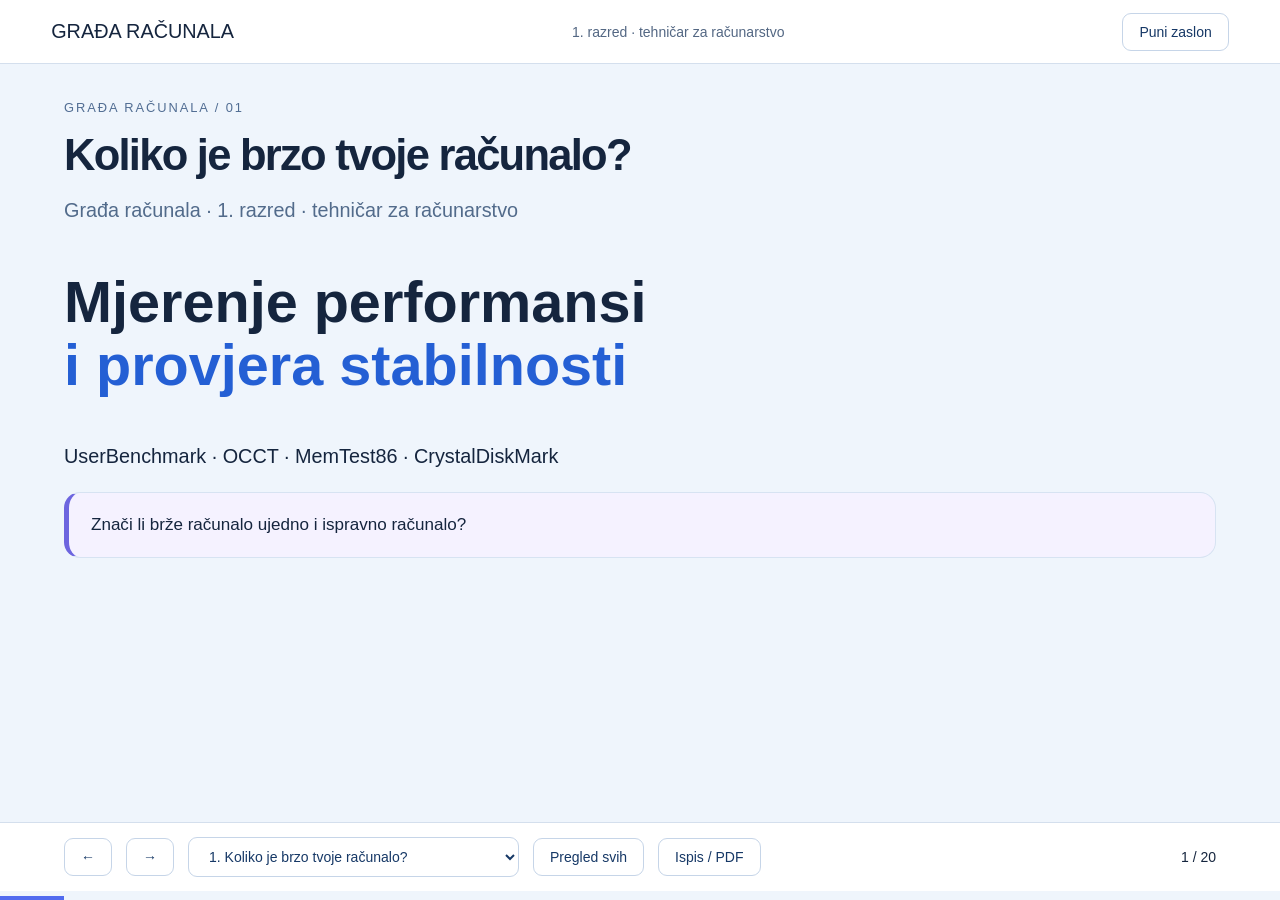
<file: testiranje.html>
<!doctype html>
<html lang="hr">

<head>
    <meta charset="utf-8">
    <meta name="viewport" content="width=device-width, initial-scale=1">
    <meta name="slides-format" content="viewport">
    <title>Građa računala – mjerenje performansi i testni alati</title>
    <style>
        * {
            box-sizing: border-box
        }

        html,
        body {
            margin: 0;
            background: #eff5fc;
            color: #15253e;
            font-family: Arial, sans-serif
        }

        body {
            font-size: clamp(16px, 1.55vw, 24px)
        }

        header {
            height: 64px;
            display: flex;
            align-items: center;
            justify-content: space-between;
            padding: 0 4vw;
            border-bottom: 1px solid #d4dfed;
            background: white
        }

        header span {
            font-size: 14px;
            color: #536783
        }

        .slide {
            display: none;
            min-height: calc(100vh - 142px);
            padding: 4vh 5vw 3vh;
            position: relative
        }

        .slide.active {
            display: block
        }

        .eyebrow {
            text-transform: uppercase;
            letter-spacing: .15em;
            color: #516d93;
            font-size: .65em
        }

        h1 {
            font-size: clamp(30px, 3.4vw, 54px);
            letter-spacing: -.04em;
            line-height: 1.06;
            margin: .4em 0
        }

        h2 {
            font-size: 1.3em
        }

        h3 {
            font-size: 1.05em;
            margin-top: 0
        }

        p,
        li {
            line-height: 1.5
        }

        li {
            margin: .5em 0
        }

        a {
            color: #175cb1;
            overflow-wrap: anywhere
        }

        .lead {
            color: #526b8b;
            margin: 0 0 1.4em;
            font-size: 1em
        }

        .hero {
            font-size: clamp(32px, 4.5vw, 70px);
            font-weight: 700;
            line-height: 1.1;
            margin: 5vh 0
        }

        .hero em {
            color: #245fd4;
            font-style: normal
        }

        .cards {
            display: grid;
            grid-template-columns: repeat(auto-fit, minmax(230px, 1fr));
            gap: 20px
        }

        article,
        .callout {
            background: white;
            border: 1px solid #d7e3f2;
            border-radius: 16px;
            padding: 22px
        }

        .callout {
            border-left: 5px solid #6d65df;
            margin: 20px 0;
            font-size: .86em;
            background: #f5f2ff
        }

        table {
            width: 100%;
            border-collapse: collapse;
            background: white;
            font-size: .86em
        }

        td,
        th {
            text-align: left;
            padding: 15px;
            border-bottom: 1px solid #dce5f0;
            line-height: 1.4
        }

        th {
            background: #e0eafb
        }

        footer {
            padding: 14px 5vw;
            display: flex;
            align-items: center;
            gap: 14px;
            background: white;
            border-top: 1px solid #d4dfed;
            position: sticky;
            bottom: 0;
            z-index: 5
        }

        button,
        select {
            border: 1px solid #c6d5e8;
            border-radius: 9px;
            padding: 10px 16px;
            background: white;
            color: #163866;
            font-size: 14px;
            cursor: pointer
        }

        button:hover {
            background: #e4efff
        }

        .btn-close {
            margin-bottom: 1rem;
        }

        #progress {
            height: 4px;
            background: #516bef;
            position: fixed;
            bottom: 0;
            left: 0;
            z-index: 7;
            transition: width .2s
        }

        .source {
            font-size: 12px;
            color: #62728b;
            margin-top: 24px
        }

        .visual {
            position: relative;
            min-height: 360px;
            height: 46vh;
            background: #e2eaf6;
            border-radius: 18px
        }

        .visual img {
            position: absolute;
            left: 5%;
            top: 5%;
            width: 90%;
            height: 79%;
            object-fit: contain;
            cursor: zoom-in
        }

        .visual .credit {
            position: absolute;
            bottom: 4%;
            left: 5%;
            right: 5%;
            font-size: 12px;
            line-height: 1.4
        }

        .split {
            display: grid;
            grid-template-columns: 1.15fr 1fr;
            gap: 32px;
            align-items: start
        }

        .split li {
            font-size: .9em
        }

        .sourcegrid {
            display: grid;
            grid-template-columns: 1fr 1fr;
            gap: 30px;
            font-size: .8em
        }

        .worksheet {
            padding: 16px 24px;
            background: white;
            border-radius: 12px;
            font-size: .87em
        }

        .quiz p {
            margin: .8em 0 .3em
        }

        details {
            font-size: .8em;
            background: white;
            border: 1px solid #d6e2ef;
            padding: 10px;
            border-radius: 8px
        }

        dialog {
            max-width: 94vw;
            border: none;
            border-radius: 14px;
            padding: 20px
        }

        dialog::backdrop {
            background: #07172dcc
        }

        dialog img {
            max-width: 85vw;
            max-height: 80vh;
            object-fit: contain
        }

        #counter {
            font-size: 14px;
            margin-left: auto
        }

        .overview .slide {
            display: block;
            min-height: 0;
            border-bottom: 3px solid #dce6f3;
            padding-bottom: 40px
        }

        .overview footer {
            position: sticky
        }

        .overview .slide h1 {
            font-size: 36px
        }

        @media(max-width:850px) {

            .split,
            .sourcegrid {
                grid-template-columns: 1fr
            }

            .visual {
                height: 380px
            }

            .slide {
                padding: 25px 6vw
            }

            header span {
                display: none
            }

            footer {
                padding: 10px;
                gap: 5px
            }

            select {
                max-width: 35vw
            }

            td,
            th {
                padding: 9px;
                font-size: 14px
            }

            .cards {
                grid-template-columns: 1fr
            }

            body {
                font-size: 18px
            }
        }

        @media print {

            header,
            footer,
            #progress,
            button,
            dialog {
                display: none !important
            }

            .slide,
            .slide.active {
                display: block;
                min-height: 0;
                break-after: page;
                padding: 12mm;
                font-size: 12pt
            }

            .slide h1 {
                font-size: 26pt
            }

            .lead {
                font-size: 12pt
            }

            .visual {
                height: 75mm;
                min-height: 0
            }

            .callout {
                padding: 10px
            }

            .source {
                font-size: 8pt
            }

            body {
                background: white
            }

            .worksheet-only .slide {
                display: none
            }

            .worksheet-only #s17 {
                display: block
            }

            details {
                display: block
            }

            details>* {
                display: block
            }
        }
    </style>
</head>

<body>
    <header>
        <div>GRAĐA RAČUNALA</div><span>1. razred · tehničar za računarstvo</span><button onclick="fullscreen()">Puni
            zaslon</button>
    </header>
    <main>
        <section class="slide active" id="s0" aria-label="Slajd 1: Koliko je brzo tvoje računalo?">
            <div class="eyebrow">Građa računala / 01</div>
            <h1>Koliko je brzo tvoje računalo?</h1>
            <p class="lead">Građa računala · 1. razred · tehničar za računarstvo</p>
            <div class="hero">Mjerenje performansi<br><em>i provjera stabilnosti</em></div>
            <p>UserBenchmark · OCCT · MemTest86 · CrystalDiskMark</p>
            <div class="callout">Znači li brže računalo ujedno i ispravno računalo?</div>
        </section>
        <section class="slide " id="s1" aria-label="Slajd 2: Što ćemo naučiti?">
            <div class="eyebrow">Građa računala / 02</div>
            <h1>Što ćemo naučiti?</h1>
            <p class="lead">Ishodi učenja</p>
            <ol>
                <li>Razlikovati benchmark, test stabilnosti i dijagnostiku.</li>
                <li>Pripremiti računalo i pokrenuti UserBenchmark.</li>
                <li>Protumačiti rezultate CPU-a, GPU-a, RAM-a i pohrane.</li>
                <li>Odabrati odgovarajući alat za procesor, memoriju i disk.</li>
                <li>Zapisati uvjete mjerenja i obrazložiti zaključak.</li>
            </ol>
        </section>
        <section class="slide " id="s2" aria-label="Slajd 3: Brzina nije isto što i stabilnost">
            <div class="eyebrow">Građa računala / 03</div>
            <h1>Brzina nije isto što i stabilnost</h1>
            <p class="lead">Tri različita pitanja</p>
            <div class="cards">
                <article>
                    <h3>Benchmark</h3>
                    <p>Koliko brzo računalo obavlja zadani posao? Rezultat je broj bodova, brzina ili vrijeme.</p>
                </article>
                <article>
                    <h3>Test stabilnosti</h3>
                    <p>Radi li sustav pouzdano pod opterećenjem? Tražimo pogreške, rušenja i pregrijavanje.</p>
                </article>
                <article>
                    <h3>Dijagnostika</h3>
                    <p>Koji dio sustava može uzrokovati problem? Kombiniramo testove i opažanja.</p>
                </article>
            </div>
            <div class="callout">Visok rezultat nije dokaz da računalo nema kvar.</div>
            <div class="source">Izvor sadržaja: <a href="https://www.ocbase.com/personal-features" target="_blank"
                    rel="noopener">https://www.ocbase.com/personal-features</a></div>
        </section>
        <section class="slide " id="s3" aria-label="Slajd 4: Četiri alata u našoj radionici">
            <div class="eyebrow">Građa računala / 04</div>
            <h1>Četiri alata u našoj radionici</h1>
            <p class="lead">Odabir alata prema zadatku</p>
            <table>
                <tr>
                    <th>Alat</th>
                    <th>Komponente</th>
                    <th>Glavna namjena</th>
                </tr>
                <tr>
                    <td>UserBenchmark</td>
                    <td>CPU, GPU, RAM, disk</td>
                    <td>Brzi usporedni pregled</td>
                </tr>
                <tr>
                    <td>OCCT</td>
                    <td>CPU, RAM, GPU i drugo</td>
                    <td>Opterećenje i stabilnost</td>
                </tr>
                <tr>
                    <td>MemTest86</td>
                    <td>RAM / memorijski podsustav</td>
                    <td>Otkrivanje pogrešaka</td>
                </tr>
                <tr>
                    <td>CrystalDiskMark</td>
                    <td>SSD, HDD, USB pohrana</td>
                    <td>Brzina čitanja i pisanja</td>
                </tr>
            </table>
            <p>Potrebno je prethodno provjeriti licencu svakog alata. OCCT Personal namijenjen je
                osobnoj uporabi, a ne pretpostavljamo da pokriva sve vidove upotrebe.</p>
            <div class="source">Izvor sadržaja: <a href="https://www.userbenchmark.com/Software" target="_blank"
                    rel="noopener">https://www.userbenchmark.com/Software</a></div>
        </section>
        <section class="slide " id="s4" aria-label="Slajd 5: Priprema prije mjerenja">
            <div class="eyebrow">Građa računala / 05</div>
            <h1>Priprema prije mjerenja</h1>
            <p class="lead">Jednaki uvjeti daju korisniju usporedbu</p>
            <ol>
                <li>Spremi rad i napravi sigurnosnu kopiju važnih podataka.</li>
                <li>Zapiši modele komponenti, operacijski sustav i verziju alata.</li>
                <li>Zatvori nepotrebne aplikacije, ne isključuj sigurnosnu zaštitu.</li>
                <li>Provjeri ventilaciju, prijenosnik priključi na napajanje.</li>
                <li>Ne pokreći više testova istodobno.</li>
                <li>Prije ponavljanja pričekaj da se uvjeti stabiliziraju.</li>
            </ol>
            <div class="callout">Školsko pravilo: bez promjena napona, overclockinga i BIOS/UEFI postavki bez
                nastavnika.</div>
            <div class="source">Izvor sadržaja: <a
                    href="https://www.userbenchmark.com/Faq/Test-fix-and-upgrade-your-PCs-performance/119"
                    target="_blank"
                    rel="noopener">https://www.userbenchmark.com/Faq/Test-fix-and-upgrade-your-PCs-performance/119</a>
            </div>
        </section>
        <section class="slide " id="s5" aria-label="Slajd 6: UserBenchmark: što mjeri?">
            <div class="eyebrow">Građa računala / 06</div>
            <h1>UserBenchmark: što mjeri?</h1>
            <p class="lead">Brzi pregled više komponenti</p>
            <div class="split">
                <div>
                    <ul>
                        <li>CPU: cjelobrojne, decimalne i druge računske zadatke.</li>
                        <li>GPU: 3D grafičke simulacije.</li>
                        <li>RAM: propusnost i latenciju.</li>
                        <li>Pohrana: čitanje, pisanje i mješovite pristupe podacima.</li>
                    </ul>
                    <p>Rezultati se prikazuju na web-stranici i uspoređuju s bazom korisničkih mjerenja.</p>
                    <div class="callout">Službena domena za ovaj alat: userbenchmark.com. Ne preuzimaj alat s domena
                        sličnog naziva.</div>
                </div>
                <div class="visual"><img
                        src="https://d2u1z1lopyfwlx.cloudfront.net/thumbnails/839e1186-2f5e-575e-80e1-6ea18b439bd5/63785b77-1c87-5d5e-8626-34c9ab0e3396.jpg"
                        alt="UserBenchmark – primjer sučelja" loading="lazy" onclick="zoom(this)"
                        onerror="this.style.display='none';this.parentElement.querySelector('.credit').prepend('Slika nije dostupna. ')">
                    <div class="credit">Ilustracija sučelja · <a href="https://userbenchmark.en.lo4d.com/screenshots"
                            target="_blank" rel="noopener">Izvor slike: UserBenchmark – primjer sučelja</a></div>
                </div>
            </div>
            <div class="source">Izvor sadržaja: <a href="https://www.userbenchmark.com/Software" target="_blank"
                    rel="noopener">https://www.userbenchmark.com/Software</a></div>
        </section>
        <section class="slide " id="s6" aria-label="Slajd 7: UserBenchmark: preuzimanje i pokretanje">
            <div class="eyebrow">Građa računala / 07</div>
            <h1>UserBenchmark: preuzimanje i pokretanje</h1>
            <p class="lead">„Instalacija” ovisi o aktualnom izdanju</p>
            <ol>
                <li>Otvori službenu stranicu <a href="https://www.userbenchmark.com/Software" target="_blank"
                        rel="noopener">userbenchmark.com/Software</a>.</li>
                <li>Preuzmi službeni program, ne koristi oglase za preuzimanje.</li>
                <li>Pokreni preuzetu datoteku i prati upute aktualnog izdanja.</li>
                <li>Ako se prikaže instalacijski postupak, pažljivo provjeri lokaciju i korake. Prijenosna izdanja mogu
                    raditi bez klasične instalacije.</li>
                <li>Ako se traži pretplata ili pristup nije dostupan, ne zaobilazi ograničenje: koristi drugi slični
                    alat.</li>
            </ol>
            <p>Izgled sučelja, dostupnost i uvjeti korištenja mogu se promijeniti.</p>
            <div class="source">Izvor sadržaja: <a
                    href="https://www.userbenchmark.com/Faq/Test-fix-and-upgrade-your-PCs-performance/119"
                    target="_blank"
                    rel="noopener">https://www.userbenchmark.com/Faq/Test-fix-and-upgrade-your-PCs-performance/119</a>
            </div>
        </section>
        <section class="slide " id="s7" aria-label="Slajd 8: UserBenchmark: tijek mjerenja">
            <div class="eyebrow">Građa računala / 08</div>
            <h1>UserBenchmark: tijek mjerenja</h1>
            <p class="lead">Od provjere do izvještaja</p>
            <ol>
                <li>Pokreni PreBench ako ga izdanje nudi: pregled početnog stanja.</li>
                <li>Pokreni benchmark i pričekaj završetak svih testova.</li>
                <li>Ne radi druge zadatke dok mjerenje traje.</li>
                <li>Otvori izvještaj putem „Open Benchmark Results” ili slične naredbe.</li>
                <li>Zapiši rezultate, uvjete i poveznicu.</li>
            </ol>
            <div class="callout">Ako rezultat nedostaje ili je test prekinut, to nije rezultat 0. Zabilježi „nije
                izmjereno”.</div>
            <div class="source">Izvor sadržaja: <a
                    href="https://www.userbenchmark.com/Faq/Test-fix-and-upgrade-your-PCs-performance/119"
                    target="_blank"
                    rel="noopener">https://www.userbenchmark.com/Faq/Test-fix-and-upgrade-your-PCs-performance/119</a>
            </div>
        </section>
        <section class="slide " id="s8" aria-label="Slajd 9: Kako čitati rezultat?">
            <div class="eyebrow">Građa računala / 09</div>
            <h1>Kako čitati rezultat?</h1>
            <p class="lead">Bodovi, postotci i percentili nisu isto</p>
            <ul>
                <li>Gaming / Desktop / Workstation: zbirne procjene prema metodologiji alata, a ne izravno izmjeren FPS
                    svake igre.</li>
                <li>Rezultat komponente: relativna ocjena, 100 % nije univerzalni maksimum.</li>
                <li>Percentil: položaj među usporedivim mjerenjima iste komponente.</li>
                <li>„Below expectations”: razlog za dodatnu provjeru, ne gotova dijagnoza kvara.</li>
            </ul>
            <div class="callout">80. percentil približno znači rezultat viši od 80 % usporedivih mjerenja. Ne znači
                „komponenta je 80 % ispravna”.</div>
            <div class="source">Izvor sadržaja: <a
                    href="https://www.userbenchmark.com/Faq/Test-fix-and-upgrade-your-PCs-performance/119"
                    target="_blank"
                    rel="noopener">https://www.userbenchmark.com/Faq/Test-fix-and-upgrade-your-PCs-performance/119</a>
            </div>
        </section>
        <section class="slide " id="s9" aria-label="Slajd 10: CPU i GPU: protumači prije zaključka">
            <div class="eyebrow">Građa računala / 10</div>
            <h1>CPU i GPU: protumači prije zaključka</h1>
            <p class="lead">Tražimo moguća objašnjenja</p>
            <div class="cards">
                <article>
                    <h3>CPU — procesor</h3>
                    <p>Usporedi točan model i slične uvjete. Provjeri pozadinske procese, temperaturu i ponašanje takta
                        pod opterećenjem.</p>
                </article>
                <article>
                    <h3>GPU — grafički procesor</h3>
                    <p>Provjeri koji je GPU testiran. Na prijenosniku rezultat integrirane grafike ne opisuje zasebnu
                        grafičku karticu.</p>
                </article>
            </div>
            <p>Niži rezultat može biti povezan s ograničenjima napajanja, hlađenjem ili postavkama, a tek dodatni
                testovi
                pomažu razlučiti uzrok.</p>
            <div class="callout">Usporedba različitih modela zahtijeva više testova i stvarne zadatke. Jedna zbirna
                ocjena nije dovoljna za kupnju.</div>
            <div class="source">Izvor sadržaja: <a
                    href="https://www.userbenchmark.com/Faq/Test-fix-and-upgrade-your-PCs-performance/119"
                    target="_blank"
                    rel="noopener">https://www.userbenchmark.com/Faq/Test-fix-and-upgrade-your-PCs-performance/119</a>
            </div>
        </section>
        <section class="slide " id="s10" aria-label="Slajd 11: RAM i pohrana: različite vrste brzine">
            <div class="eyebrow">Građa računala / 11</div>
            <h1>RAM i pohrana: različite vrste brzine</h1>
            <p class="lead">Kapacitet nije isto što i performanse</p>
            <div class="cards">
                <article>
                    <h3>RAM</h3>
                    <p>Propusnost opisuje količinu prenesenih podataka u jedinici vremena, latencija kašnjenje pristupa.
                        Za
                        latenciju je manje u pravilu bolje.</p>
                    <p>Konfiguracija kanala i postavke memorije utječu na rezultat. Pažljivo prilikom promjena postavki.
                    </p>
                </article>
                <article>
                    <h3>SSD / HDD</h3>
                    <p>Čitanje i pisanje mjere različite radnje. Sekvencijalni i nasumični pristup predstavljaju
                        različita opterećenja.</p>
                    <p>Brz disk nije nužno zdrav disk: benchmark nije provjera svih podataka i kvarova.</p>
                </article>
            </div>
            <div class="source">Izvor sadržaja: <a
                    href="https://www.userbenchmark.com/Faq/Test-fix-and-upgrade-your-PCs-performance/119"
                    target="_blank"
                    rel="noopener">https://www.userbenchmark.com/Faq/Test-fix-and-upgrade-your-PCs-performance/119</a>
            </div>
        </section>
        <section class="slide " id="s11" aria-label="Slajd 12: OCCT: testiranje procesora">
            <div class="eyebrow">Građa računala / 12</div>
            <h1>OCCT: testiranje procesora</h1>
            <p class="lead">Prati stabilnost, ne samo broj bodova</p>
            <div class="split">
                <div>
                    <ol>
                        <li>Provjeri licencu i odabere CPU ili CPU + RAM test.</li>
                        <li>Zapiši odabrani profil i trajanje, a za demonstraciju dogovorite kratko nadzirano
                            ispitivanje.
                        </li>
                        <li>Prati temperaturu, opterećenje, takt i prijavljene pogreške.</li>
                        <li>Prekini test kod pregrijavanja, rušenja ili neuobičajenog ponašanja.</li>
                        <li>Zabilježi rezultat i ograničenja trajanja testa.</li>
                    </ol>
                    <div class="callout">CPU test može stvarati izrazito veliko toplinsko opterećenje. Nema jedne
                        sigurne temperaturne granice za sve procesore: potrebno je provjeriti specifikaciju modela.
                    </div>
                </div>
                <div class="visual"><img
                        src="https://d2u1z1lopyfwlx.cloudfront.net/thumbnails/a21983d1-4464-53f7-ba52-bbf25d4fcff1/42ea3fb6-ff8a-529c-8cb2-ececfac84791.jpg"
                        alt="OCCT – primjer sučelja" loading="lazy" onclick="zoom(this)"
                        onerror="this.style.display='none';this.parentElement.querySelector('.credit').prepend('Slika nije dostupna. ')">
                    <div class="credit">Ilustracija sučelja · <a href="https://www.snapfiles.com/screenshots/occt.htm"
                            target="_blank" rel="noopener">Izvor slike: OCCT – primjer sučelja</a></div>
                </div>
            </div>
            <div class="source">Izvor sadržaja: <a href="https://www.ocbase.com/personal-features" target="_blank"
                    rel="noopener">https://www.ocbase.com/personal-features</a></div>
        </section>
        <section class="slide " id="s12" aria-label="Slajd 13: MemTest86: traženje pogrešaka RAM-a">
            <div class="eyebrow">Građa računala / 13</div>
            <h1>MemTest86: traženje pogrešaka RAM-a</h1>
            <p class="lead">Pokreće se s USB-a, izvan Windowsa</p>
            <ol>
                <li>Potrebno je preuzeti MemTest86 sa službene stranice.</li>
                <li>Priprema zasebnog USB-a za pokretanje. Izrada pokretačkog medija može obrisati sadržaj USB-a:
                    najprije
                    sigurnosna kopija i provjera odabira.</li>
                <li>U UEFI izborniku odabire se pokretanje s tog USB-a.</li>
                <li>Pokreće se test i prati prolazi te broj pogrešaka.</li>
                <li>Bilježi trajanje, broj prolaza i izvještaj.</li>
            </ol>
            <div class="callout">Pogreške upućuju na problem memorijskog podsustava, ali ne dokazuju same po sebi koji
                je modul neispravan. Nula pogrešaka u jednom testu nije jamstvo trajne ispravnosti.</div>
            <div class="source">Izvor sadržaja: <a href="https://www.memtest86.com/memtest86.html" target="_blank"
                    rel="noopener">https://www.memtest86.com/memtest86.html</a></div>
        </section>
        <section class="slide " id="s13" aria-label="Slajd 14: CrystalDiskMark: testiranje pohrane">
            <div class="eyebrow">Građa računala / 14</div>
            <h1>CrystalDiskMark: testiranje pohrane</h1>
            <p class="lead">Mjerimo čitanje i pisanje</p>
            <div class="split">
                <div>
                    <ol>
                        <li>Preuzmi alat sa službene stranice Crystal Dew World.</li>
                        <li>Odaberi ispravan disk, provjeri ima li dovoljno slobodnog prostora.</li>
                        <li>Za kratku demonstraciju: npr. 1 prolaz i testna datoteka 1 GiB.</li>
                        <li>Pokreni „All” ili pojedini test, pa pričekaj završetak.</li>
                        <li>Zapiši verziju, pogon, veličinu testa i dobivene vrijednosti.</li>
                    </ol>
                    <div class="callout">Test pisanja zapisuje podatke i troši dio životnog vijeka SSD-a/USB memorije.
                        <strong><em>Ne ponavljamo test nepotrebno! Skraćujemo životni vijek naše
                                komponente!</em></strong>
                    </div>
                </div>
                <div class="visual"><img
                        src="https://d2u1z1lopyfwlx.cloudfront.net/thumbnails/bffe272c-8fda-51d7-80d7-4f0db17febc8/63785b77-1c87-5d5e-8626-34c9ab0e3396.jpg"
                        alt="CrystalDiskMark – primjer rezultata" loading="lazy" onclick="zoom(this)"
                        onerror="this.style.display='none';this.parentElement.querySelector('.credit').prepend('Slika nije dostupna. ')">
                    <div class="credit">Ilustracija sučelja · <a href="https://crystaldiskmark.en.lo4d.com/screenshots"
                            target="_blank" rel="noopener">Izvor slike: CrystalDiskMark – primjer rezultata</a></div>
                </div>
            </div>
            <div class="source">Izvor sadržaja: <a href="https://crystalmark.info/en/software/crystaldiskmark/"
                    target="_blank" rel="noopener">https://crystalmark.info/en/software/crystaldiskmark/</a></div>
        </section>
        <section class="slide " id="s14" aria-label="Slajd 15: Kako čitati CrystalDiskMark?">
            <div class="eyebrow">Građa računala / 15</div>
            <h1>Kako čitati CrystalDiskMark?</h1>
            <p class="lead">MB/s, SEQ i RND4K</p>
            <table>
                <tr>
                    <th>Oznaka</th>
                    <th>Značenje</th>
                    <th>Primjer uporabe</th>
                </tr>
                <tr>
                    <td>Read / Write</td>
                    <td>Čitanje / pisanje</td>
                    <td>Učitavanje / spremanje</td>
                </tr>
                <tr>
                    <td>SEQ</td>
                    <td>Sekvencijalni pristup</td>
                    <td>Velike povezane datoteke</td>
                </tr>
                <tr>
                    <td>RND4K</td>
                    <td>Nasumični blokovi od 4 KiB</td>
                    <td>Brojni mali pristupi</td>
                </tr>
                <tr>
                    <td>Q / T</td>
                    <td>Dubina reda / broj dretvi</td>
                    <td>Različito paralelno opterećenje</td>
                </tr>
                <tr>
                    <td>MB/s</td>
                    <td>Milijuni bajtova u sekundi</td>
                    <td>Veća vrijednost = brži prijenos u tom testu</td>
                </tr>
            </table>
            <p>Uspoređuj iste postavke i istu glavnu verziju alata. Sekvencijalna brzina ne opisuje sama cijelo
                korisničko iskustvo.</p>
            <div class="source">Izvor sadržaja: <a href="https://crystalmark.info/en/software/crystaldiskmark/"
                    target="_blank" rel="noopener">https://crystalmark.info/en/software/crystaldiskmark/</a></div>
        </section>
        <section class="slide " id="s15" aria-label="Slajd 16: Primjer: brojevi traže kontekst">
            <div class="eyebrow">Građa računala / 16</div>
            <h1>Primjer: brojevi traže kontekst</h1>
            <p class="lead">Izmišljeni podatci za vježbu — nisu referentne vrijednosti</p>
            <table>
                <tr>
                    <th>Opažanje</th>
                    <th>Oprezan zaključak</th>
                    <th>Sljedeća provjera</th>
                </tr>
                <tr>
                    <td>CPU: 20. percentil</td>
                    <td>Niži rezultat od većine istog modela</td>
                    <td>Pozadinski rad, uvjeti, nadzirani test</td>
                </tr>
                <tr>
                    <td>Disk: SEQ read 500 MB/s</td>
                    <td>Brzina u određenom testu</td>
                    <td>Model, sučelje i postavke testa</td>
                </tr>
                <tr>
                    <td>RAM: 0 pogrešaka</td>
                    <td>Nije nađena pogreška u tom izvođenju</td>
                    <td>Trajanje i broj prolaza</td>
                </tr>
                <tr>
                    <td>OCCT: prijavljena pogreška</td>
                    <td>Problem stabilnosti u tim uvjetima</td>
                    <td>Potrebna je daljnja dijagnostika</td>
                </tr>
            </table>
        </section>
        <section class="slide " id="s16" aria-label="Slajd 17: Praktična vježba u paru">
            <div class="eyebrow">Građa računala / 17</div>
            <h1>Praktična vježba u paru</h1>
            <p class="lead">Jedan učenik mjeri, drugi vodi zapisnik</p>
            <ol>
                <li>Zapišite konfiguraciju i uvjete rada računala.</li>
                <li>Pokrenite UserBenchmark ako je pristup dopušten i dostupan.</li>
                <li>Protumačite po jedan podatak za CPU, GPU, RAM i pohranu.</li>
                <li>CrystalDiskMarkom izmjerite disk postavke.</li>
                <li>OCCT i pokretanje MemTest86 pratite rezultate.</li>
                <li>Napišite zaključak koji razlikuje mjerenje od pretpostavke.</li>
            </ol>
            <p>Nemate dopuštenje za pokretanje alata? Potrebno je pogledati postavke alata, te prava koja trenutni
                korisnik posjeduje.</p><button onclick="printWorksheet()">Ispiši prazan radni list</button>
        </section>
        <section class="slide " id="s17" aria-label="Slajd 18: Zapisnik mjerenja">
            <div class="eyebrow">Građa računala / 18</div>
            <h1>Zapisnik mjerenja</h1>
            <p class="lead">Podatci prije zaključka</p>
            <div class="worksheet">
                <p>Ime i prezime: ____________________ &nbsp; Datum: ______________</p>
                <p>CPU / GPU: __________________________________________________</p>
                <p>RAM / pohrana: _______________________________________________</p>
                <p>OS, alat i verzija: _____________________________________________</p>
                <p>Uvjeti, postavke i trajanje: _____________________________________</p>
                <p>Rezultati i jedinice: ___________________________________________</p>
                <p>Pogreške i opažanja: __________________________________________</p>
                <p>Zaključak i prijedlog dodatne provjere: __________________________</p>
            </div>
            <p>Zabilježi sve što je potrebno kako bi i drugi mogli ponoviti mjerenje.</p>
        </section>
        <section class="slide " id="s18" aria-label="Slajd 19: Provjeri razumijevanje">
            <div class="eyebrow">Građa računala / 19</div>
            <h1>Provjeri razumijevanje</h1>
            <p class="lead">Odgovori pa otkrij objašnjenje</p>
            <div class="quiz">
                <p>1. Znači li 90. percentil da je CPU 90 % ispravan?</p>
                <details>
                    <summary>Odgovor</summary>Ne. Percentil opisuje položaj među usporedivim rezultatima.
                </details>
                <p>2. Koji alat iz ove lekcije pokrećemo s USB-a radi provjere RAM-a?</p>
                <details>
                    <summary>Odgovor</summary>MemTest86.
                </details>
                <p>3. Dokazuje li visok SEQ rezultat da je disk potpuno ispravan?</p>
                <details>
                    <summary>Odgovor</summary>Ne. To je mjerenje performansi, ne potpuna dijagnostika zdravlja.
                </details>
                <p>4. Smijemo li usporediti različite verzije i postavke CrystalDiskMarka kao jednake?</p>
                <details>
                    <summary>Odgovor</summary>Ne. Usporedbu treba napraviti u jednakim uvjetima i kompatibilnim
                    verzijama.
                </details>
            </div>
            <div class="source">Izvor sadržaja: <a href="https://crystalmark.info/en/software/crystaldiskmark/"
                    target="_blank" rel="noopener">https://crystalmark.info/en/software/crystaldiskmark/</a></div>
        </section>
        <section class="slide " id="s19" aria-label="Slajd 20: Izvori i slike">
            <div class="eyebrow">Građa računala / 20</div>
            <h1>Izvori i slike</h1>
            <p class="lead">Službena dokumentacija i izvori ilustracija</p>
            <div class="sourcegrid">
                <div>
                    <h3>Izvori sadržaja</h3>
                    <ul>
                        <li><a href="https://www.userbenchmark.com/Faq/Test-fix-and-upgrade-your-PCs-performance/119"
                                target="_blank" rel="noopener">UserBenchmark: službeni postupak i tumačenje</a></li>
                        <li><a href="https://www.userbenchmark.com/Software" target="_blank"
                                rel="noopener">UserBenchmark: obuhvat testova</a></li>
                        <li><a href="https://www.ocbase.com/personal-features" target="_blank" rel="noopener">OCCT:
                                testovi i mogućnosti</a></li>
                        <li><a href="https://www.ocbase.com/download-personal" target="_blank" rel="noopener">OCCT:
                                uvjeti osobne licence</a></li>
                        <li><a href="https://www.memtest86.com/memtest86.html" target="_blank" rel="noopener">MemTest86:
                                službeni opis</a></li>
                        <li><a href="https://crystalmark.info/en/software/crystaldiskmark/" target="_blank"
                                rel="noopener">CrystalDiskMark: značajke i upozorenja</a></li>
                    </ul>
                </div>
                <div>
                    <h3>Izvori slika s interneta</h3>
                    <ul>
                        <li><a href="https://userbenchmark.en.lo4d.com/screenshots" target="_blank"
                                rel="noopener">UserBenchmark – primjer sučelja — izvorna stranica</a></li>
                        <li><a href="https://crystaldiskmark.en.lo4d.com/screenshots" target="_blank"
                                rel="noopener">CrystalDiskMark – primjer rezultata — izvorna stranica</a></li>
                        <li><a href="https://www.snapfiles.com/screenshots/occt.htm" target="_blank" rel="noopener">OCCT
                                – primjer sučelja — izvorna stranica</a></li>
                    </ul>
                    <p>Snimke zaslona mogu prikazivati starija izdanja. Autorska prava pripadaju njihovim vlasnicima.</p>
                </div>
            </div>
        </section>
    </main>
    <footer><button onclick="go(current-1)" aria-label="Prethodni slajd">←</button><button onclick="go(current+1)"
            aria-label="Sljedeći slajd">→</button><select id="jump" aria-label="Odabir slajda"
            onchange="go(Number(this.value))">
            <option value="0">1. Koliko je brzo tvoje računalo?</option>
            <option value="1">2. Što ćemo naučiti?</option>
            <option value="2">3. Brzina nije isto što i stabilnost</option>
            <option value="3">4. Četiri alata u našoj radionici</option>
            <option value="4">5. Priprema prije mjerenja</option>
            <option value="5">6. UserBenchmark: što mjeri?</option>
            <option value="6">7. UserBenchmark: preuzimanje i pokretanje</option>
            <option value="7">8. UserBenchmark: tijek mjerenja</option>
            <option value="8">9. Kako čitati rezultat?</option>
            <option value="9">10. CPU i GPU: protumači prije zaključka</option>
            <option value="10">11. RAM i pohrana: različite vrste brzine</option>
            <option value="11">12. OCCT: testiranje procesora</option>
            <option value="12">13. MemTest86: traženje pogrešaka RAM-a</option>
            <option value="13">14. CrystalDiskMark: testiranje pohrane</option>
            <option value="14">15. Kako čitati CrystalDiskMark?</option>
            <option value="15">16. Primjer: brojevi traže kontekst</option>
            <option value="16">17. Praktična vježba u paru</option>
            <option value="17">18. Zapisnik mjerenja</option>
            <option value="18">19. Provjeri razumijevanje</option>
            <option value="19">20. Izvori i slike</option>
        </select><button onclick="toggleOverview()">Pregled svih</button><button onclick="window.print()">Ispis /
            PDF</button><span id="counter"></span></footer>
    <div id="progress"></div>
    <dialog><button class="btn-close" onclick="this.parentElement.close()">Zatvori</button><br><img id="big" alt="Povećana slika">
    </dialog>
    <script>let current = 0; const slides = [...document.querySelectorAll('.slide')]; function go(n) { current = Math.max(0, Math.min(slides.length - 1, n)); slides.forEach((s, i) => s.classList.toggle('active', i === current)); document.querySelector('#jump').value = current; document.querySelector('#counter').textContent = (current + 1) + ' / ' + slides.length; document.querySelector('#progress').style.width = ((current + 1) / slides.length * 100) + '%'; location.hash = 'slajd-' + (current + 1); window.scrollTo(0, 0) } function toggleOverview() { document.body.classList.toggle('overview') } document.addEventListener('keydown', e => { if (['INPUT', 'SELECT', 'TEXTAREA', 'SUMMARY', 'BUTTON', 'A'].includes(document.activeElement.tagName) || document.querySelector('dialog').open) return; if (['ArrowRight', 'PageDown', ' '].includes(e.key)) { e.preventDefault(); go(current + 1) } if (['ArrowLeft', 'PageUp'].includes(e.key)) { e.preventDefault(); go(current - 1) } if (e.key === 'Home') go(0); if (e.key === 'End') go(slides.length - 1); if (e.key.toLowerCase() === 'f') fullscreen() }); function fullscreen() { if (document.fullscreenElement) document.exitFullscreen(); else document.documentElement.requestFullscreen?.() } function zoom(img) { document.querySelector('#big').src = img.src; document.querySelector('#big').alt = img.alt; document.querySelector('dialog').showModal() } function printWorksheet() { document.body.classList.add('worksheet-only'); window.print(); document.body.classList.remove('worksheet-only') } window.addEventListener('afterprint', () => document.body.classList.remove('worksheet-only')); go((parseInt(location.hash.replace('#slajd-', '')) || 1) - 1);</script>
</body>

</html>
</file>
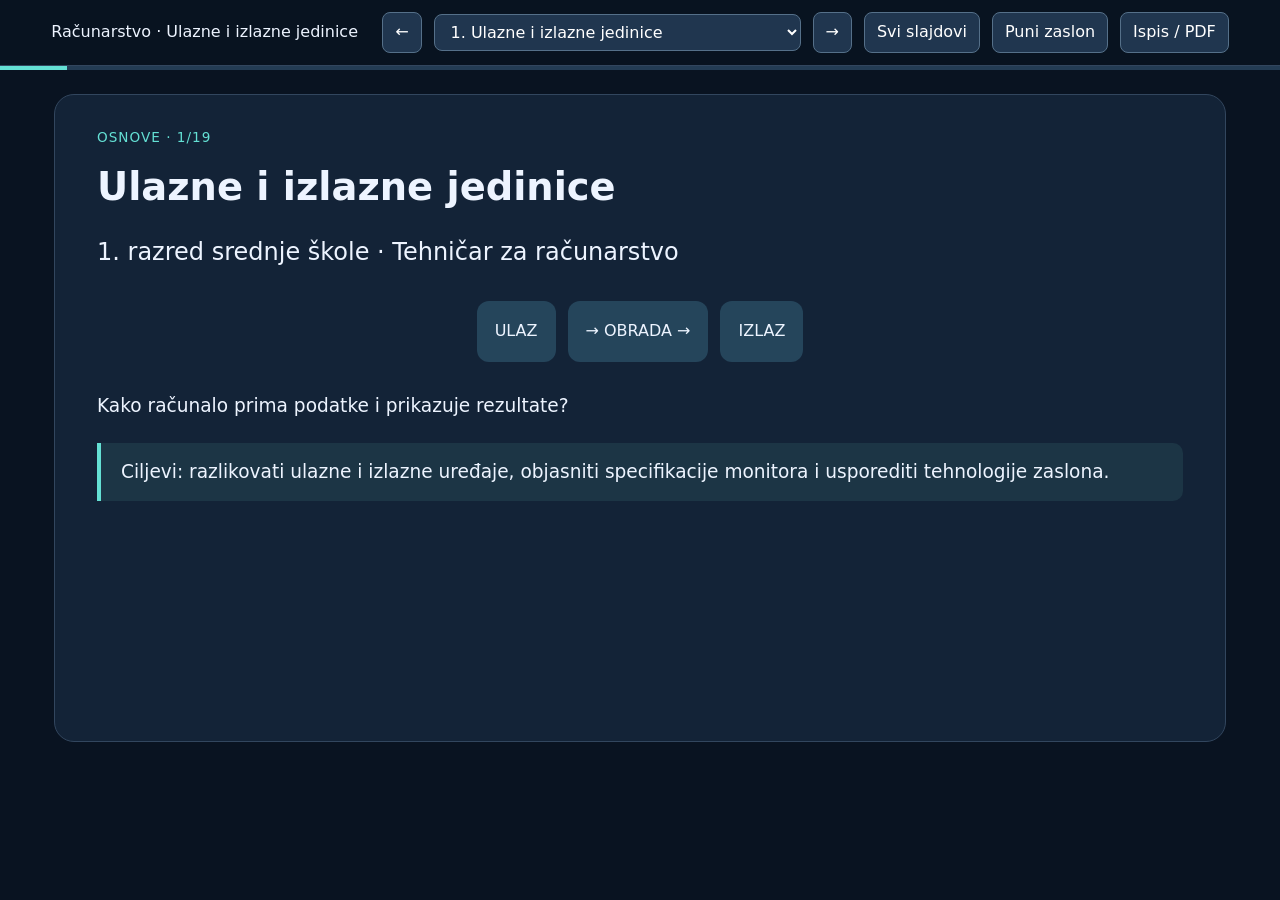
<file: ulazno-izlazne.html>
<!doctype html>
<html lang="hr">

<head>
    <meta charset="utf-8">
    <meta name="viewport" content="width=device-width,initial-scale=1">
    <title>Ulazne i izlazne jedinice – 1. razred</title>
    <style>
        :root {
            --bg: #091321;
            --panel: #132337;
            --text: #edf4ff;
            --muted: #b9cae1;
            --accent: #64e0d4
        }

        * {
            box-sizing: border-box
        }

        body {
            margin: 0;
            background: var(--bg);
            color: var(--text);
            font-family: system-ui, Arial, sans-serif;
            line-height: 1.55
        }

        header {
            position: sticky;
            top: 0;
            background: #091321f5;
            z-index: 4;
            border-bottom: 1px solid #32465e;
            padding: 12px 4%;
            display: flex;
            gap: 12px;
            align-items: center;
            flex-wrap: wrap
        }

        header span {
            margin-right: auto
        }

        button,
        select {
            font: inherit;
            border: 1px solid #557089;
            border-radius: 8px;
            background: #20364f;
            color: white;
            padding: 7px 12px;
            cursor: pointer
        }

        button:hover {
            background: #315675
        }

        main {
            max-width: 1220px;
            margin: auto;
            padding: 24px
        }

        .slide {
            display: none;
            position: relative;
            background: var(--panel);
            border: 1px solid #32465e;
            border-radius: 20px;
            padding: 32px 42px;
            min-height: 72vh
        }

        .slide.active {
            display: block
        }

        .tag {
            color: var(--accent);
            text-transform: uppercase;
            letter-spacing: 1px;
            font-size: .85rem
        }

        h2 {
            font-size: clamp(1.7rem, 3vw, 2.8rem);
            line-height: 1.2;
            margin: 16px 0 24px
        }

        h3 {
            color: var(--accent);
            margin: 0 0 12px;
            font-size: 1.3rem
        }

        p,
        li,
        td,
        th {
            font-size: clamp(1rem, 1.45vw, 1.2rem)
        }

        li {
            margin-bottom: 10px
        }

        p {
            margin: 12px 0
        }

        .lead {
            font-size: 1.5rem
        }

        .cards {
            display: grid;
            grid-template-columns: repeat(auto-fit, minmax(245px, 1fr));
            gap: 18px
        }

        article {
            padding: 22px;
            background: #0c1a2c;
            border-radius: 12px
        }

        .note {
            padding: 15px 20px;
            border-left: 4px solid var(--accent);
            background: #1c3545;
            border-radius: 0 10px 10px 0;
            margin-top: 22px
        }

        .flow {
            display: flex;
            gap: 12px;
            align-items: center;
            justify-content: center;
            flex-wrap: wrap;
            margin: 30px 0
        }

        .flow span {
            padding: 18px;
            background: #25455b;
            border-radius: 12px
        }

        .formula,
        .spec {
            padding: 20px;
            border: 1px solid var(--accent);
            border-radius: 12px;
            text-align: center;
            font-size: 1.3rem;
            margin: 20px 0
        }

        table {
            border-collapse: collapse;
            width: 100%;
            margin: 18px 0
        }

        td,
        th {
            text-align: left;
            padding: 10px 12px;
            border-bottom: 1px solid #38516c
        }

        th {
            color: var(--accent);
            background: #0c1a2c
        }

        footer {
            margin-top: 28px;
            font-size: .78rem;
            color: var(--muted)
        }

        a {
            color: #a5deff
        }

        details {
            background: #0c1a2c;
            padding: 15px;
            border-radius: 10px
        }

        summary {
            cursor: pointer;
            color: var(--accent)
        }

        .rgb {
            display: flex;
            gap: 8px
        }

        .rgb span {
            padding: 12px 22px;
            background: #b82535
        }

        .rgb span:nth-child(2) {
            background: #18774c
        }

        .rgb span:nth-child(3) {
            background: #254eb8
        }

        .gradient {
            height: 35px;
            border-radius: 8px;
            background: linear-gradient(90deg, #071623, #347caa, #c4ecff);
            margin: 20px 0
        }

        .all .slide {
            display: block;
            margin-bottom: 24px;
            min-height: 0
        }

        .q {
            padding: 12px 0;
            border-bottom: 1px solid #38516c
        }

        .q label {
            display: block;
            padding: 5px
        }

        .progress {
            height: 4px;
            background: #233c54
        }

        .progress div {
            height: 100%;
            background: var(--accent);
            transition: width .2s
        }

        #result {
            color: var(--accent)
        }

        .help {
            text-align: center;
            font-size: .85rem;
            color: var(--muted);
            padding: 8px
        }

        @media(max-width:650px) {
            main {
                padding: 10px
            }

            .slide {
                padding: 23px 18px
            }

            td,
            th {
                padding: 7px 5px;
                font-size: .9rem
            }

            header {
                padding: 9px
            }

            header span {
                width: 100%
            }
        }

        @media print {
            body {
                background: white;
                color: black
            }

            header,
            .help,
            .progress {
                display: none
            }

            .slide {
                display: block;
                border: 0;
                border-radius: 0;
                background: white;
                min-height: 0;
                break-after: page;
                padding: 15px
            }

            .cards article,
            .note,
            th,
            details {
                background: #eee;
                color: black
            }

            h3,
            .tag,
            th,
            a {
                color: #155468
            }

            footer {
                color: #333
            }

            button {
                display: none
            }

            .slide:last-child {
                break-after: auto
            }
        }
    </style>
</head>

<body>
    <header>
        <span>Računarstvo · Ulazne i izlazne jedinice</span>
        <button id="prev" aria-label="Prethodni slajd">←</button>
        <select id="jump" aria-label="Odaberi slajd"></select>
        <button id="next" aria-label="Sljedeći slajd">→</button>
        <button id="mode">Svi slajdovi</button>
        <button id="full">Puni zaslon</button>
        <button onclick="window.print()">Ispis / PDF</button>
    </header>
    <div class="progress">
        <div id="bar"></div>
    </div>
    <main>
        <section class="slide" id="s1" aria-label="Slajd 1">
            <div class="tag">Osnove · 1/19</div>
            <h2>Ulazne i izlazne jedinice</h2>
            <p class="lead">1. razred srednje škole · Tehničar za računarstvo</p>
            <div class="flow"><span>ULAZ</span><span>→ OBRADA →</span><span>IZLAZ</span></div>
            <p>Kako računalo prima podatke i prikazuje rezultate? </p>
            <p class="note">Ciljevi: razlikovati ulazne i izlazne uređaje, objasniti specifikacije monitora i usporediti
                tehnologije zaslona.</p>

        </section>
        <section class="slide" id="s2" aria-label="Slajd 2">
            <div class="tag">Osnove · 2/19</div>
            <h2>Kako komuniciramo s računalom?</h2>
            <div class="cards">
                <article>
                    <h3>Ulaz</h3>
                    <p>Unos podataka i naredbi u računalo.</p>
                    <p>Tipkovnica → pritisak tipke.</p>
                </article>
                <article>
                    <h3>Obrada</h3>
                    <p>Procesor izvršava programske naredbe nad podatcima.</p>
                    <p>Program oblikuje rezultat.</p>
                </article>
                <article>
                    <h3>Izlaz</h3>
                    <p>Prikaz ili predaja rezultata korisniku.</p>
                    <p>Monitor → prikaz slova.</p>
                </article>
            </div>
            <p class="note">Primjer: napišeš slovo A → računalo obradi unos → slovo se pojavi na zaslonu.</p>
            <footer>Dodatno: <a href="https://www.bbc.co.uk/bitesize/guides/zt6pn39/revision/1" target="_blank"
                    rel="noopener">BBC – ulazne i izlazne jedinice</a></footer>
        </section>
        <section class="slide" id="s3" aria-label="Slajd 3">
            <div class="tag">Osnove · 3/19</div>
            <h2>Ulazne jedinice: tekst i upravljanje</h2>
            <ul>
                <li>Tipkovnica: unos teksta, brojeva i naredbi.</li>
                <li>Miš: pomicanje pokazivača, odabir i povlačenje objekata.</li>
                <li>Dodirna pločica (touchpad): upravljanje pokazivačem prstom.</li>
                <li>Grafički tablet: crtanje i pisanje digitalnom olovkom.</li>
                <li>Igraći upravljač: upravljanje u igrama i simulacijama.</li>
            </ul>
            <p class="note">Pitanje: koji bi uređaj upotrijebio za pisanje programa, a koji za digitalno crtanje?</p>
            <footer>Dodatno: <a href="https://www.bbc.co.uk/bitesize/guides/zt6pn39/revision/1" target="_blank"
                    rel="noopener">BBC – ulazne i izlazne jedinice</a></footer>
        </section>
        <section class="slide" id="s4" aria-label="Slajd 4">
            <div class="tag">Osnove · 4/19</div>
            <h2>Ulazne jedinice: slika, zvuk i mjerenja</h2>
            <div class="cards">
                <article>
                    <h3>Slika</h3>
                    <p>Skener pretvara dokument u digitalnu sliku. Kamera i web-kamera unose fotografije ili video.</p>
                </article>
                <article>
                    <h3>Zvuk</h3>
                    <p>Mikrofon omogućuje unos govora i drugih zvukova.</p>
                </article>
                <article>
                    <h3>Senzori</h3>
                    <p>Mjere podatke iz okoline, npr. gibanje ili temperaturu.</p>
                </article>
            </div>
            <p class="note">Skeniranje daje sliku dokumenta, a za prepoznavanje teksta potreban je OCR – optičko
                prepoznavanje znakova.</p>
            <footer>Dodatno: <a href="https://www.bbc.co.uk/bitesize/guides/zt6pn39/revision/1" target="_blank"
                    rel="noopener">BBC – ulazne i izlazne jedinice</a></footer>
        </section>
        <section class="slide" id="s5" aria-label="Slajd 5">
            <div class="tag">Osnove · 5/19</div>
            <h2>Izlazne jedinice</h2>
            <table>
                <tr>
                    <th>Uređaj</th>
                    <th>Izlaz</th>
                    <th>Primjena</th>
                </tr>
                <tr>
                    <td>Monitor</td>
                    <td>Slika i tekst</td>
                    <td>Rad s programima</td>
                </tr>
                <tr>
                    <td>Projektor</td>
                    <td>Slika na projekcijskoj površini</td>
                    <td>Nastava i prezentacije</td>
                </tr>
                <tr>
                    <td>Pisač</td>
                    <td>Ispis na papir</td>
                    <td>Dokumenti i fotografije</td>
                </tr>
                <tr>
                    <td>Crtač (plotter)</td>
                    <td>Veliki nacrti / precizni crteži</td>
                    <td>Tehnički nacrti</td>
                </tr>
                <tr>
                    <td>Zvučnici i slušalice</td>
                    <td>Zvuk</td>
                    <td>Govor, glazba i obavijesti</td>
                </tr>
            </table>
            <footer>Dodatno: <a href="https://www.bbc.co.uk/bitesize/guides/zt6pn39/revision/1" target="_blank"
                    rel="noopener">BBC – ulazne i izlazne jedinice</a></footer>
        </section>
        <section class="slide" id="s6" aria-label="Slajd 6">
            <div class="tag">Osnove · 6/19</div>
            <h2>Uređaji mogu imati obje uloge</h2>
            <div class="cards">
                <article>
                    <h3>Dodirni zaslon</h3>
                    <p>ULAZ: dodir prstom.</p>
                    <p>IZLAZ: slika na zaslonu.</p>
                </article>
                <article>
                    <h3>Višenamjenski uređaj</h3>
                    <p>Skener je ulazni dio, a pisač izlazni dio istog uređaja.</p>
                </article>
            </div>
            <p class="note">Ulogu određuje smjer podataka, a ne izgled uređaja. Obični monitor bez dodira izlazna je
                jedinica.</p>
            <p>Zadatak: objasni ulaz i izlaz pri uporabi bankomata ili automata za prodaju (pića i grickalica)</p>
            <footer>Dodatno: <a href="https://www.bbc.co.uk/bitesize/guides/zt6pn39/revision/1" target="_blank"
                    rel="noopener">BBC – ulazne i izlazne jedinice</a></footer>
        </section>
        <section class="slide" id="s7" aria-label="Slajd 7">
            <div class="tag">Monitori · 1/10 · 7/19</div>
            <h2>Monitor: piksel i matrica zaslona</h2>
            <p>Monitor je izlazna jedinica koja prikazuje tekst, slike i video.</p>
            <div class="cards">
                <article>
                    <h3>Piksel (pixel)</h3>
                    <p>Najmanji adresabilni element slike. Piksel se uobičajeno sastoji od crvenog, zelenog i plavog
                        potpiksela (RGB).</p>
                    <div class="rgb"><span>R</span><span>G</span><span>B</span></div>
                </article>
                <article>
                    <h3>Matrica zaslona</h3>
                    <p>Mreža piksela u redcima i stupcima. Matrica 1920 × 1080 sadrži 1920 stupaca i 1080 redaka.</p>
                    <p>Riječ „matrica” u specifikacijama može označavati i vrstu panela, primjerice IPS.</p>
                </article>
            </div>
            <p class="note">Razlikuj raspored piksela od tehnologije panela.</p>
            <footer>Dodatno: <a
                    href="https://www.intel.com/content/www/us/en/gaming/resources/everything-you-need-to-know-about-gaming-monitors.html"
                    target="_blank" rel="noopener">Intel – specifikacije monitora</a></footer>
        </section>
        <section class="slide" id="s8" aria-label="Slajd 8">
            <div class="tag">Monitori · 2/10 · 8/19</div>
            <h2>Duljina dijagonale i omjer stranica</h2>
            <div class="cards">
                <article>
                    <h3>Dijagonala</h3>
                    <p>Udaljenost između suprotnih kutova vidljivog zaslona.</p>
                    <p>Mjeri se u inčima: 1″ = 2,54 cm.</p>
                    <p>24″ ≈ 61 cm; 27″ ≈ 68,6 cm; 32″ ≈ 81,3 cm.</p>
                </article>
                <article>
                    <h3>Omjer stranica</h3>
                    <p>Omjer širine i visine, a ne dijagonale.</p>
                    <ul>
                        <li>4:3 – stariji zasloni.</li>
                        <li>16:9 – čest široki format.</li>
                        <li>16:10 – više visine za rad.</li>
                        <li>21:9 – oznaka širokih ultrawide zaslona, stvarni omjer ovisi o rezoluciji.</li>
                    </ul>
                </article>
            </div>
            <p class="note">Jednaka dijagonala ne znači jednaku širinu i visinu ako se omjeri stranica razlikuju.</p>
            <footer>Dodatno: <a
                    href="https://www.intel.com/content/www/us/en/gaming/resources/everything-you-need-to-know-about-gaming-monitors.html"
                    target="_blank" rel="noopener">Intel – specifikacije monitora</a></footer>
        </section>
        <section class="slide" id="s9" aria-label="Slajd 9">
            <div class="tag">Monitori · 3/10 · 9/19</div>
            <h2>Rezolucije: Full HD, 2K i 4K</h2>
            <p>Rezolucija je broj piksela po širini × broj piksela po visini.</p>
            <table>
                <tr>
                    <th>Naziv</th>
                    <th>Rezolucija</th>
                    <th>Napomena</th>
                </tr>
                <tr>
                    <td>HD</td>
                    <td>1280 × 720</td>
                    <td>720p</td>
                </tr>
                <tr>
                    <td>Full HD</td>
                    <td>1920 × 1080</td>
                    <td>1080p, omjer 16:9</td>
                </tr>
                <tr>
                    <td>DCI 2K</td>
                    <td>2048 × 1080</td>
                    <td>Digitalno kino</td>
                </tr>
                <tr>
                    <td>QHD / WQHD</td>
                    <td>2560 × 1440</td>
                    <td>1440p, često prodajno nazvan „2K”</td>
                </tr>
                <tr>
                    <td>4K UHD</td>
                    <td>3840 × 2160</td>
                    <td>Čest 4K format monitora, 16:9</td>
                </tr>
                <tr>
                    <td>DCI 4K</td>
                    <td>4096 × 2160</td>
                    <td>Digitalno kino</td>
                </tr>
            </table>
            <p class="note">„2K” nije precizan sinonim za QHD. Uvijek provjeri broj piksela. 4K UHD ima četiri puta više
                piksela od Full HD-a.</p>
            <footer>Dodatno: <a href="https://2pop.calarts.edu/technicalsupport/working-in-4k/" target="_blank"
                    rel="noopener">CalArts – DCI 2K i 4K</a> · <a
                    href="https://www.intel.com/content/www/us/en/gaming/resources/everything-you-need-to-know-about-gaming-monitors.html"
                    target="_blank" rel="noopener">Intel – rezolucije monitora</a></footer>
        </section>
        <section class="slide" id="s10" aria-label="Slajd 10">
            <div class="tag">Monitori · 4/10 · 10/19</div>
            <h2>Gustoća piksela: PPI</h2>
            <p>PPI (pixels per inch) govori koliko se piksela nalazi po jednom inču duljine zaslona.</p>
            <div class="formula">PPI = √(širina² + visina²) / dijagonala u inčima</div>
            <table>
                <tr>
                    <th>Dijagonala</th>
                    <th>Rezolucija</th>
                    <th>Približno PPI</th>
                </tr>
                <tr>
                    <td>24″</td>
                    <td>1920 × 1080</td>
                    <td>92</td>
                </tr>
                <tr>
                    <td>27″</td>
                    <td>2560 × 1440</td>
                    <td>109</td>
                </tr>
                <tr>
                    <td>27″</td>
                    <td>3840 × 2160</td>
                    <td>163</td>
                </tr>
                <tr>
                    <td>32″</td>
                    <td>3840 × 2160</td>
                    <td>138</td>
                </tr>
            </table>
            <p class="note">Uz jednaku rezoluciju veći zaslon ima manju gustoću piksela. Viši PPI omogućuje finiji
                prikaz detalja, dojam ovisi i o udaljenosti gledanja i skaliranju sučelja.</p>
            <footer>Dodatno: <a
                    href="https://www.intel.com/content/www/us/en/gaming/resources/everything-you-need-to-know-about-gaming-monitors.html"
                    target="_blank" rel="noopener">Intel – specifikacije monitora</a></footer>
        </section>
        <section class="slide" id="s11" aria-label="Slajd 11">
            <div class="tag">Monitori · 5/10 · 11/19</div>
            <h2>Dubina boje</h2>
            <p>Dubina boje opisuje koliko se razina boje može kodirati. Važno je navesti govori li se o bitovima po
                kanalu ili ukupno po RGB pikselu.</p>
            <table>
                <tr>
                    <th>Po kanalu RGB</th>
                    <th>Ukupno</th>
                    <th>Moguće RGB kombinacije</th>
                </tr>
                <tr>
                    <td>8 bita → 256 razina</td>
                    <td>24 bita</td>
                    <td>256³ = 16 777 216</td>
                </tr>
                <tr>
                    <td>10 bita → 1024 razine</td>
                    <td>30 bita</td>
                    <td>1024³ = 1 073 741 824</td>
                </tr>
            </table>
            <div class="gradient"></div>
            <p>Više razina omogućuje glađe prijelaze, primjerice na nebu ili u sjenama, uz manje vidljive pruge
                (banding).</p>
            <p class="note">Dubina boje nije isto što i raspon boja (gamut). 8-bitni panel + FRC vremenskim izmjenama
                približava dodatne nijanse, nije isto što i izvorni 10-bitni panel. Za 10-bitni prikaz potrebna je
                podrška cijelog lanca.</p>
            <footer>Dodatno: <a href="https://eizovisualsolutions.com/glossary-of-terms/" target="_blank"
                    rel="noopener">EIZO – boje i prikaz</a></footer>
        </section>
        <section class="slide" id="s12" aria-label="Slajd 12">
            <div class="tag">Monitori · 6/10 · 12/19</div>
            <h2>Vrijeme odziva i osvježavanje slike</h2>
            <div class="cards">
                <article>
                    <h3>Vrijeme odziva · ms</h3>
                    <p>Vrijeme potrebno pikselu za promjenu stanja, često mjereno od jedne nijanse sive do druge (GtG,
                        Grey-to-Grey).
                    </p>
                    <p>Sporije promjene mogu ostavljati trag za objektom u pokretu.</p>
                </article>
                <article>
                    <h3>Osvježavanje · Hz</h3>
                    <p>Broj osvježavanja zaslona u sekundi.</p>
                    <p>60 Hz → 60 osvježavanja/s.</p>
                    <p>144 Hz → 144 osvježavanja/s.</p>
                    <p>Razmak osvježavanja: 60 Hz ≈ 16,7 ms, 144 Hz ≈ 6,9 ms.</p>
                </article>
            </div>
            <p class="note">1 ms odziva nije isto što i 1 ms ukupnog kašnjenja. Hz monitora nije isto što i FPS koji
                računalo stvara. GtG i MPRT (Moving Picture Response Time) različite su mjere i ne treba ih izravno
                uspoređivati.</p>
            <footer>Dodatno: <a
                    href="https://www.intel.com/content/www/us/en/gaming/resources/everything-you-need-to-know-about-gaming-monitors.html"
                    target="_blank" rel="noopener">Intel – specifikacije monitora</a></footer>
        </section>
        <section class="slide" id="s13" aria-label="Slajd 13">
            <div class="tag">Monitori · 7/10 · 13/19</div>
            <h2>Rasvijetljenost i kut gledanja</h2>
            <div class="cards">
                <article>
                    <h3>Svjetlina zaslona</h3>
                    <p>U specifikacijama se preciznije govori o luminanciji: cd/m², odnosno nitima.</p>
                    <p>1 nit = 1 cd/m².</p>
                    <p>Viša vrijednost pomaže vidljivosti u svjetlijoj prostoriji, prejaka svjetlina nije nužno ugodna.
                    </p>
                    <p>Vršna HDR svjetlina nije isto što i trajna svjetlina cijelog zaslona.</p>
                </article>
                <article>
                    <h3>Kut gledanja</h3>
                    <p>Opisuje iz kojih se kutova može gledati zaslon uz zadovoljavajuću sliku.</p>
                    <p>Često se navodi vodoravni i okomiti kut, npr. 178° / 178°.</p>
                    <p>Promjene boje i kontrasta mogu biti vidljive i unutar navedenog kuta.</p>
                </article>
            </div>
            <p class="note">„Rasvijetljenost” se često koristi u svakodnevnom govoru, ali osvijetljenost površine mjeri
                se u luksima (lx), a luminancija zaslona u cd/m².</p>
            <footer>Dodatno: <a
                    href="https://www.intel.com/content/www/us/en/gaming/resources/everything-you-need-to-know-about-gaming-monitors.html"
                    target="_blank" rel="noopener">Intel – luminancija</a> · <a
                    href="https://www.eizoglobal.com/library/basics/difference_in_image_quality/index.html"
                    target="_blank" rel="noopener">EIZO – kut gledanja</a></footer>
        </section>
        <section class="slide" id="s14" aria-label="Slajd 14">
            <div class="tag">Monitori · 8/10 · 14/19</div>
            <h2>LCD monitor i vrste matrice</h2>
            <p>LCD (Liquid Crystal Display) koristi tekuće kristale koji upravljaju prolaskom svjetlosti iz pozadinskog
                osvjetljenja.</p>
            <div class="flow"><span>LED pozadinsko svjetlo</span><span>→ LCD sloj i filtri →</span><span>slika</span>
            </div>
            <table>
                <tr>
                    <th>LCD panel</th>
                    <th>Uobičajene značajke</th>
                </tr>
                <tr>
                    <td>TN</td>
                    <td>Brz odziv, ali slabija stabilnost boja pri gledanju pod kutom.</td>
                </tr>
                <tr>
                    <td>IPS</td>
                    <td>Dobra stabilnost boja i široki kutovi gledanja.</td>
                </tr>
                <tr>
                    <td>VA</td>
                    <td>Često visok kontrast; kod nekih modela sporiji tamni prijelazi.</td>
                </tr>
            </table>
            <p class="note">„LED monitor” najčešće je LCD s LED pozadinskim osvjetljenjem. TN, IPS i VA vrste su LCD
                panela, a ne rezolucije. Konkretne performanse ovise o modelu.</p>
            <footer>Dodatno: <a
                    href="https://www.intel.com/content/www/us/en/gaming/resources/everything-you-need-to-know-about-gaming-monitors.html"
                    target="_blank" rel="noopener">Intel – LCD paneli</a> · <a
                    href="https://www.eizoglobal.com/library/basics/difference_in_image_quality/index.html"
                    target="_blank" rel="noopener">EIZO – usporedba panela</a></footer>
        </section>
        <section class="slide" id="s15" aria-label="Slajd 15">
            <div class="tag">Monitori · 9/10 · 15/19</div>
            <h2>Plazma monitor i OLED</h2>
            <div class="cards">
                <article>
                    <h3>Plazma (PDP)</h3>
                    <p>Električno pražnjenje u plinskim ćelijama stvara UV zračenje koje pobuđuje fosfor da emitira
                        svjetlost.</p>
                    <ul>
                        <li>Dobar prikaz pokreta i široki kutovi gledanja.</li>
                        <li>Veća potrošnja i zagrijavanje, moguć trajni trag statične slike.</li>
                        <li>Povijesno značajna za velike televizore i zaslone, danas nije uobičajen izbor novog
                            računalnog monitora.</li>
                    </ul>
                </article>
                <article>
                    <h3>OLED</h3>
                    <p>Organic Light-Emitting Diode: organski svjetleći elementi emitiraju svjetlost bez zasebnog
                        pozadinskog osvjetljenja.</p>
                    <ul>
                        <li>Gašenje piksela omogućuje duboku crnu i vrlo visok kontrast.</li>
                        <li>Vrlo brz odziv i široki kutovi gledanja.</li>
                        <li>Rizik trajnog zadržavanja slike (burn-in), svjetlina može ovisiti o prikazanom sadržaju.
                        </li>
                    </ul>
                </article>
            </div>
            <footer>Dodatno: <a href="https://www.rtings.com/monitor/reviews/best/oled" target="_blank"
                    rel="noopener">RTINGS – OLED
                    monitori</a></footer>
        </section>
        <section class="slide" id="s16" aria-label="Slajd 16">
            <div class="tag">Monitori · 10/10 · 16/19</div>
            <h2>SED i FED monitori</h2>
            <p>Obje su tehnologije ravnih zaslona povezane s načelom CRT-a: elektroni udaraju u fosforni sloj koji
                emitira svjetlost.</p>
            <div class="cards">
                <article>
                    <h3>FED</h3>
                    <p>Field-Emission Display – zaslon s emisijom elektrona pod djelovanjem električnog polja.</p>
                    <p>Mreža mikroskopskih emitera oslobađa elektrone prema fosforu u vakuumu.</p>
                </article>
                <article>
                    <h3>SED</h3>
                    <p>Surface-Conduction Electron-Emitter Display – zaslon s površinski vodljivim elektronskim
                        emiterima.</p>
                    <p>Elektroni se emitiraju uz vrlo uski procjep u vodljivom sloju, a zatim ubrzavaju prema fosforu.
                    </p>
                </article>
            </div>
            <p class="note">Razlika je ponajprije u načinu emisije elektrona. SED su razvijali Canon i Toshiba.
                Obećavali su kontrast, široke kutove i brz odziv, ali nisu postali uobičajeni komercijalni računalni
                monitori. Učimo ih kao razvojne i povijesne tehnologije.</p>
            <footer>Dodatno: <a href="https://onlinelibrary.wiley.com/doi/abs/10.1002/9781118798706.hdi023"
                    target="_blank" rel="noopener">Wiley – FED i SED</a> ·
                <a href="https://www.pcmag.com/encyclopedia/term/surface-conduction-electron-emitter-display"
                    target="_blank" rel="noopener">PCMag – SED</a>
            </footer>
        </section>
        <section class="slide" id="s17" aria-label="Slajd 17">
            <div class="tag">Vježba · 17/19</div>
            <h2>Pročitaj specifikaciju monitora</h2>
            <div class="spec">27″ · 2560 × 1440 · 16:9 · IPS · 144 Hz · 1 ms GtG · 350 cd/m² · 8-bit RGB</div>
            <ol>
                <li>Kolika je dijagonala i koji je omjer stranica?</li>
                <li>Je li ovo Full HD, QHD ili 4K UHD?</li>
                <li>Što označavaju IPS, 144 Hz i 1 ms?</li>
                <li>Koja vrijednost opisuje svjetlinu?</li>
                <li>Kolika je približna gustoća piksela?</li>
            </ol>
            <details>
                <summary>Prikaži rješenje</summary>
                <p>27″ (≈ 68,6 cm), 16:9, QHD, IPS je vrsta LCD panela, 144 Hz je osvježavanje, 1 ms GtG je navedeno
                    vrijeme promjene nijanse piksela, 350 cd/m² je luminancija, gustoća je približno 109 PPI. 8-bit RGB
                    ovdje znači 8 bita po kanalu, odnosno 24 bita ukupno.</p>
            </details>

        </section>
        <section class="slide" id="s18" aria-label="Slajd 18">
            <div class="tag">Provjera · 18/19</div>
            <h2>Kratka provjera znanja</h2>
            <div id="quiz"></div><button id="check">Provjeri odgovore</button>
            <p id="result" role="status"></p>

        </section>
        <section class="slide" id="s19" aria-label="Slajd 19">
            <div class="tag">Sažetak · 19/19</div>
            <h2>Sažetak za ponavljanje</h2>
            <ul>
                <li>Ulazni uređaji šalju podatke računalu, a izlazni prikazuju ili predaju rezultate.</li>
                <li>Dodirni zaslon ima ulaznu i izlaznu ulogu.</li>
                <li>Dijagonala, rezolucija, omjer stranica i PPI opisuju različita svojstva zaslona.</li>
                <li>Odziv se mjeri u ms, osvježavanje u Hz, a luminancija u cd/m².</li>
                <li>LCD regulira pozadinsko svjetlo, OLED emitira vlastito svjetlo.</li>
                <li>Plazma, SED i FED važne su za razumijevanje razvoja zaslona.</li>
            </ul>
            <p class="note">Završni zadatak: opiši put podataka od mikrofona do snimke koju slušaš na slušalicama.</p>

        </section>
    </main>

    <script>
        const slides = [...document.querySelectorAll('.slide')], jump = document.querySelector('#jump'); let pos = 0; slides.forEach((s, i) => { let o = document.createElement('option'); o.value = i; o.textContent = (i + 1) + '. ' + s.querySelector('h2').textContent; jump.append(o) }); function show(i) { pos = Math.max(0, Math.min(slides.length - 1, i)); slides.forEach((s, n) => s.classList.toggle('active', n === pos)); jump.value = pos; document.querySelector('#bar').style.width = ((pos + 1) / slides.length * 100) + '%'; document.querySelector('#prev').disabled = pos === 0; document.querySelector('#next').disabled = pos === slides.length - 1; history.replaceState(null, '', '#s' + (pos + 1)); if (document.body.classList.contains('all')) slides[pos].scrollIntoView({ behavior: 'smooth', block: 'center' }); } document.querySelector('#prev').onclick = () => show(pos - 1); document.querySelector('#next').onclick = () => show(pos + 1); jump.onchange = () => show(+jump.value); document.querySelector('#mode').onclick = function () { document.body.classList.toggle('all'); this.textContent = document.body.classList.contains('all') ? 'Prezentacija' : 'Svi slajdovi'; }; document.querySelector('#full').onclick = async () => { try { if (document.fullscreenElement) await document.exitFullscreen(); else await document.documentElement.requestFullscreen() } catch (e) { alert('Preglednik ne dopušta puni zaslon.') } }; document.addEventListener('keydown', e => { if (['INPUT', 'SELECT', 'TEXTAREA', 'BUTTON', 'SUMMARY'].includes(e.target.tagName)) return; if (e.key === 'ArrowRight') { e.preventDefault(); show(pos + 1) } if (e.key === 'ArrowLeft') { e.preventDefault(); show(pos - 1) } if (e.key === 'Home') { e.preventDefault(); show(0) } if (e.key === 'End') { e.preventDefault(); show(slides.length - 1) } }); show((parseInt(location.hash.slice(2)) || 1) - 1);
        const qs = [['Koji je uređaj ulazni?', ['Mikrofon', 'Zvučnik', 'Monitor'], 0], ['Dodirni zaslon je…', ['samo ulazni', 'samo izlazni', 'ulazni i izlazni'], 2], ['Rezolucija 4K UHD je…', ['1920 × 1080', '3840 × 2160', '2560 × 1440'], 1], ['Osvježavanje se mjeri u…', ['ms', 'Hz', 'cd/m²'], 1], ['Veći zaslon uz istu rezoluciju ima…', ['veći PPI', 'isti PPI', 'manji PPI'], 2], ['Koji zaslon ne treba zasebno pozadinsko osvjetljenje?', ['LCD', 'OLED', 'IPS LCD'], 1]]; document.querySelector('#quiz').innerHTML = qs.map((q, i) => '<div class="q"><p>' + (i + 1) + '. ' + q[0] + '</p>' + q[1].map((a, j) => '<label><input type="radio" name="q' + i + '" value="' + j + '"> ' + a + '</label>').join('') + '</div>').join(''); document.querySelector('#check').onclick = () => { let correct = 0, answered = 0; qs.forEach((q, i) => { const a = document.querySelector('input[name="q' + i + '"]:checked'); if (a) { answered++; if (+a.value === q[2]) correct++; } }); document.querySelector('#result').textContent = 'Rezultat: ' + correct + ' / ' + qs.length + '. Odgovoreno: ' + answered + ' / ' + qs.length + '. Točni odgovori: ' + qs.map((q, i) => (i + 1) + '. ' + q[1][q[2]]).join('; ') + '.'; };
    </script>
</body>

</html>
</file>
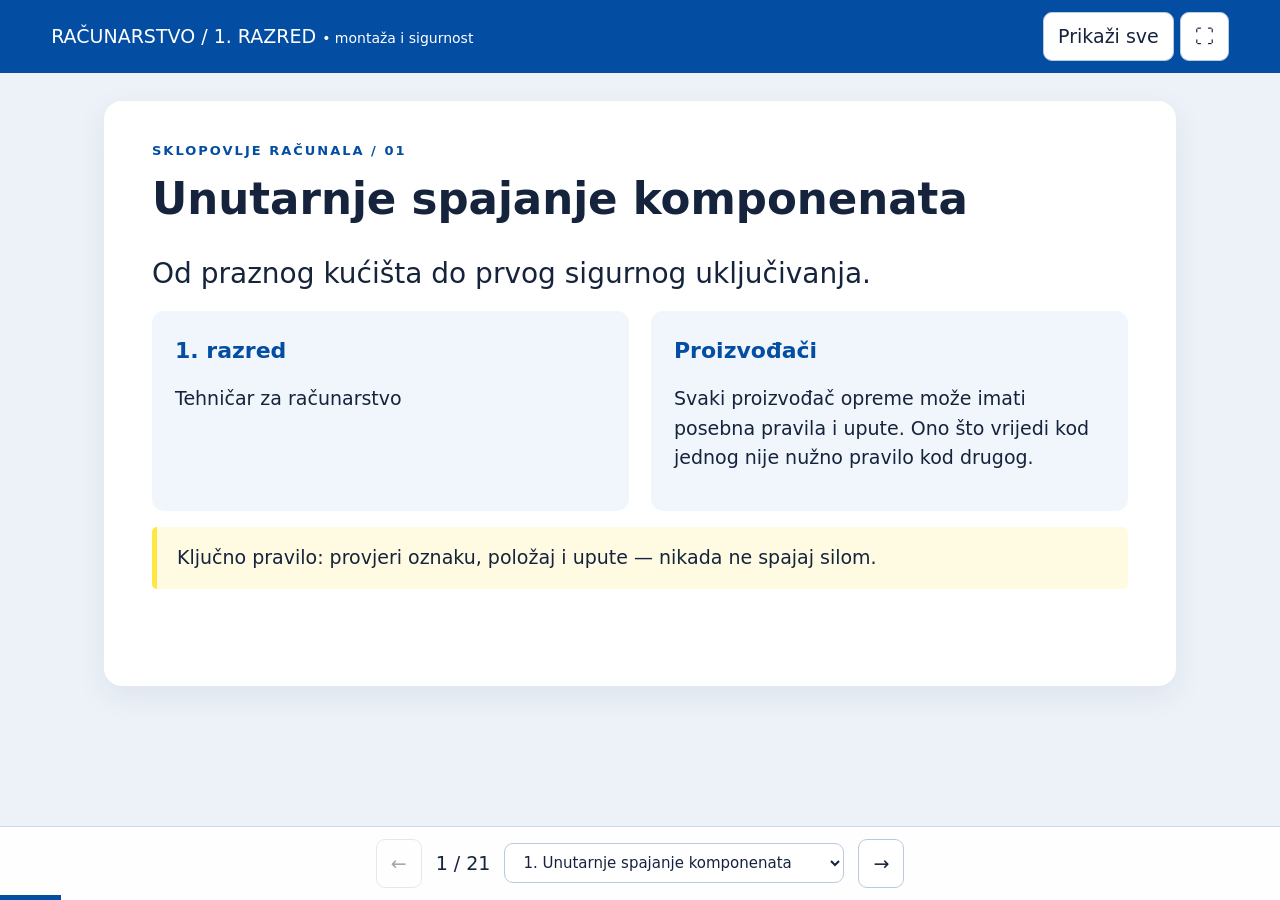
<file: unutarnje-spajanje.html>
<!doctype html>
<html lang="hr">

<head>
    <meta charset="utf-8">
    <meta name="viewport" content="width=device-width,initial-scale=1">
    <meta name="description"
        content="Interaktivna nastavna prezentacija za 1. razred tehničara za računarstvo: unutarnje spajanje komponenata, montaža i sigurnost.">
    <title>Unutarnje spajanje komponenata — 1. razred</title>
    <link rel="stylesheet" href="extra.css">
    <style>
        * {
            box-sizing: border-box
        }

        :root {
            --blue: #034ea2;
            --yellow: #ffe640;
            --ink: #15243c;
            --muted: #51627b
        }

        body {
            margin: 0;
            background: #edf2f8;
            color: var(--ink);
            font: 19px/1.55 system-ui, sans-serif
        }

        header {
            background: var(--blue);
            color: white;
            padding: 12px 4vw;
            display: flex;
            align-items: center;
            justify-content: space-between;
            gap: 16px;
            position: sticky;
            top: 0;
            z-index: 5
        }

        header span {
            font-size: 14px
        }

        button,
        select {
            font: inherit;
            border-radius: 9px;
            border: 1px solid #bac9dd;
            padding: 9px 14px;
            background: white;
            color: var(--ink);
            cursor: pointer
        }

        button:hover {
            background: #e1eafa
        }

        button:focus-visible,
        a:focus-visible,
        input:focus-visible,
        select:focus-visible {
            outline: 3px solid #d28e00;
            outline-offset: 3px
        }

        button:disabled {
            opacity: .4;
            cursor: default
        }

        .accent {
            background: var(--yellow)
        }

        main {
            max-width: 1120px;
            margin: 28px auto 100px;
            padding: 0 24px
        }

        .slide {
            display: none;
            background: white;
            padding: 40px 48px;
            border-radius: 18px;
            box-shadow: 0 10px 32px #16315912;
            min-height: 65vh
        }

        .slide.active {
            display: block
        }

        .tag {
            font-size: 13px;
            letter-spacing: 2px;
            color: var(--blue);
            font-weight: 700
        }

        h1 {
            font-size: clamp(28px, 3.4vw, 45px);
            line-height: 1.15;
            margin: 12px 0 28px
        }

        h3 {
            font-size: 22px;
            margin: 0 0 10px;
            color: var(--blue)
        }

        p {
            margin: 16px 0
        }

        .lead {
            font-size: 28px
        }

        .cards {
            display: grid;
            grid-template-columns: 1fr 1fr;
            gap: 22px
        }

        .cards article {
            background: #f1f6fc;
            padding: 23px;
            border-radius: 12px
        }

        ul,
        ol {
            padding-left: 27px
        }

        li {
            margin: 10px 0
        }

        .call,
        .ask,
        .danger {
            padding: 16px 20px;
            border-left: 5px solid var(--yellow);
            background: #fffbe2;
            border-radius: 5px
        }

        .danger {
            border-color: #c52c3d;
            background: #fff0f1
        }

        .ask {
            border-color: var(--blue);
            background: #edf5ff
        }

        .source {
            font-size: 13px;
            color: var(--muted)
        }

        table {
            border-collapse: collapse;
            width: 100%;
            font-size: 17px
        }

        td,
        th {
            text-align: left;
            padding: 13px;
            border-bottom: 1px solid #d7e2f0
        }

        th {
            background: #eaf2fc
        }

        footer {
            position: fixed;
            bottom: 0;
            width: 100%;
            padding: 12px 4vw;
            background: #ffffffed;
            display: flex;
            gap: 14px;
            align-items: center;
            justify-content: center;
            border-top: 1px solid #cdd8e5
        }

        #progress {
            height: 5px;
            position: fixed;
            bottom: 0;
            left: 0;
            background: var(--blue);
            z-index: 9;
            transition: width .2s
        }

        #jump {
            max-width: 340px;
            font-size: 15px
        }

        .map {
            padding: 22px;
            background: #f1f6fc;
            border-radius: 14px
        }

        .node {
            background: var(--blue);
            color: white;
            padding: 14px;
            border-radius: 8px;
            letter-spacing: 1px
        }

        .arrows {
            padding: 16px 24px;
            line-height: 1.9
        }

        .check {
            display: block;
            padding: 10px;
            border-bottom: 1px solid #e0e7f0
        }

        input[type=checkbox],
        input[type=radio] {
            width: 20px;
            height: 20px;
            vertical-align: middle;
            accent-color: var(--blue)
        }

        fieldset {
            border: 1px solid #cbd9eb;
            border-radius: 10px;
            margin: 20px 0;
            padding: 20px
        }

        legend {
            padding: 0 8px;
            font-weight: 600
        }

        fieldset label {
            display: block;
            padding: 7px
        }

        .feedback {
            font-size: 16px
        }

        .ok {
            color: #166344
        }

        .bad {
            color: #ad2433
        }

        .rules {
            font-size: 27px;
            color: var(--blue)
        }

        .sources {
            font-size: 17px
        }

        a {
            color: var(--blue)
        }

        body.all .slide {
            display: block;
            margin-bottom: 28px
        }

        body.all footer {
            position: static
        }

        body.all main {
            margin-bottom: 20px
        }

        @media(max-width:700px) {
            body {
                font-size: 16px
            }

            .slide {
                padding: 24px 20px
            }

            .cards {
                grid-template-columns: 1fr
            }

            main {
                padding: 0 12px;
                margin-top: 14px
            }

            header {
                flex-wrap: wrap
            }

            header span {
                display: none
            }

            table {
                font-size: 13px
            }

            td,
            th {
                padding: 8px
            }

            footer {
                gap: 6px;
                padding: 10px
            }

            #jump {
                max-width: 145px
            }

            footer button {
                padding: 8px
            }

            h1 {
                font-size: 29px
            }
        }

        @media print {

            header,
            footer,
            #progress,
            #grade,
            #resetQuiz {
                display: none !important
            }

            body {
                background: white;
                font-size: 12pt
            }

            main {
                max-width: none;
                margin: 0;
                padding: 0
            }

            .slide {
                display: block !important;
                box-shadow: none;
                border-radius: 0;
                min-height: 0;
                padding: 10mm;
                break-after: page
            }

            .slide:last-child {
                break-after: auto
            }

            .cards {
                grid-template-columns: 1fr 1fr
            }

            h1 {
                font-size: 25pt
            }

            a {
                color: inherit;
                text-decoration: none
            }

            .source {
                font-size: 9pt
            }

            fieldset {
                break-inside: avoid
            }
        }
    </style>
</head>

<body>
    <header>
        <div>RAČUNARSTVO / 1. RAZRED <span> • montaža i sigurnost</span></div>
        <div><button id="all">Prikaži sve</button> <button id="full" aria-label="Cijeli zaslon">⛶</button>
            <button class="none" id="print">Ispis / PDF</button>
        </div>
    </header>
    <main>
        <section class="slide active" id="s1" aria-label="Slajd 1">
            <div class="tag">SKLOPOVLJE RAČUNALA / 01</div>
            <h1>Unutarnje spajanje komponenata</h1>
            <p class="lead">Od praznog kućišta do prvog sigurnog uključivanja.</p>
            <div class="cards">
                <article>
                    <h3>1. razred</h3>
                    <p>Tehničar za računarstvo</p>
                </article>

                <article>
                    <h3>Proizvođači</h3>
                    <p>Svaki proizvođač opreme može imati posebna pravila i upute. Ono što vrijedi kod jednog nije nužno
                        pravilo kod drugog.</p>
                </article>
            </div>
            <p class="call">Ključno pravilo: provjeri oznaku, položaj i upute — nikada ne spajaj silom.</p>
        </section>
        <section class="slide" id="s2" aria-label="Slajd 2">
            <div class="tag">ISHODI UČENJA / 02</div>
            <h1>Što ćeš moći nakon nastave?</h1>
            <ul>
                <li>Razlikovati podatkovne i naponske priključke.</li>
                <li>Prepoznati ATX, EPS, PCIe, SATA i priključke kućišta.</li>
                <li>Opisati siguran i smislen redoslijed montaže.</li>
                <li>Provjeriti računalo prije prvog uključivanja.</li>
                <li>Objasniti zašto su ESD zaštita i odstojnici važni.</li>
            </ul>
            <p class="ask">Uvodno pitanje: zašto nije dovoljno da utikač „izgleda kao da odgovara”?</p>
        </section>
        <section class="slide" id="s3" aria-label="Slajd 3">
            <div class="tag">SIGURNOSNE MJERE / 03</div>
            <h1>Prvo sigurnost, tek onda odvijač</h1>
            <ol>
                <li>Isključi operacijski sustav, stanje mirovanja nije dovoljno.</li>
                <li>Isključi prekidač napajanja ako postoji i izvuci mrežni kabel iz računala.</li>
                <li>Odspoji vanjske uređaje. Prema servisnim uputama zadrži tipku uključivanja radi pražnjenja
                    preostalog naboja sustava.</li>
                <li>Pripremi ESD zaštitu i tek tada otvori kućište.</li>
            </ol>
            <p class="danger">Napajanje (PSU) ne otvaramo! Njegovi kondenzatori mogu zadržati opasan napon i nakon
                odspajanja. Pritiskanje tipke ne čini unutrašnjost PSU-a sigurnom.</p>
            <p class="source">Izvor: Dell, sigurnosne mjere [1].</p>
        </section>
        <section class="slide" id="s4" aria-label="Slajd 4">
            <div class="tag">SIGURNOSNE MJERE / 04</div>
            <h1>ESD: nevidljivo pražnjenje, stvarna šteta</h1>
            <p>ESD je elektrostatsko pražnjenje. Statički naboj s tijela ili predmeta može oštetiti osjetljive
                elektroničke dijelove, čak i kada ne osjetiš iskru.</p>
            <div class="cards">
                <article>
                    <h3>Ispravno</h3>
                    <ul>
                        <li>Koristi ESD podlogu i narukvicu spojene prema uputama na predviđenu ESD točku radnog mjesta.
                        </li>
                        <li>Drži pločice za rubove.</li>
                        <li>Čuvaj komponente u antistatičkoj ambalaži do ugradnje.</li>
                    </ul>
                </article>
                <article>
                    <h3>Izbjegni</h3>
                    <ul>
                        <li>Dodirivanje kontakata i pinova.</li>
                        <li>Rad na tepihu i nepotrebno kretanje.</li>
                        <li>Odlaganje dijelova na nasumične plastične površine.</li>
                    </ul>
                </article>
            </div>
            <p class="call">Ne ostavljaj računalo priključeno na mrežni napon radi „uzemljenja”. ESD radno mjesto
                ukoliko postoji, potrebno je prije rada pripremiti. Dodir odspojenog kućišta nije trajno uzemljenje.</p>
            <p class="source">Izvor: Dell [1].</p>
        </section>
        <section class="slide" id="s5" aria-label="Slajd 5">
            <div class="tag">POSTUPCI MONTAŽE / 05</div>
            <h1>Priprema radnog mjesta</h1>
            <div class="cards">
                <article>
                    <h3>Pribor</h3>
                    <ul>
                        <li>Križni odvijač odgovarajuće veličine.</li>
                        <li>Posudica za vijke i vezice za kabele.</li>
                        <li>ESD oprema i dobra rasvjeta.</li>
                        <li>Upute matične ploče, kućišta, hladnjaka i napajanja.</li>
                    </ul>
                </article>
                <article>
                    <h3>Provjera kompatibilnosti</h3>
                    <ul>
                        <li>Procesor, socket i podrška BIOS-a.</li>
                        <li>Vrsta RAM-a i podržani utori.</li>
                        <li>Format matične ploče i kućišta.</li>
                        <li>Snaga, priključci PSU-a i prostor za GPU/hladnjak.</li>
                    </ul>
                </article>
            </div>
            <p>Suha i čista radna površina, bez pića, labavog nakita i rasutih vijaka.</p>
            <p class="source">Osnova postupka: Intel [2].</p>
        </section>
        <section class="slide" id="s6" aria-label="Slajd 6">
            <div class="tag">UNUTARNJI PRIKLJUČCI / 06</div>
            <h1>Karta unutarnjih spojeva</h1>
            <p>Pojednostavljena shema — stvarni raspored i broj priključaka ovise o modelu.</p>
            <div class="map">
                <div class="node">NAPAJANJE (PSU)</div>
                <div class="arrows">↓ ATX 24-pin → matična ploča<br>↓ EPS CPU → napajanje procesora<br>↓ PCIe / 12V-2x6
                    → grafička kartica, ako je potrebno<br>↓ SATA napajanje → SATA SSD / HDD</div>
                <div class="node">MATIČNA PLOČA</div>
                <div class="arrows">↔ CPU • RAM • M.2 SSD • PCIe kartice<br>↔ SATA podatkovni kabel → SATA SSD /
                    HDD<br>↔ F_PANEL • USB • HD_AUDIO • ventilatori</div>
            </div>
            <p class="ask">Koji uređaj iz ove sheme obično treba dva zasebna kabela? SATA disk: podatkovni i naponski.
            </p>
            <p class="source">Osnova: Intel [2], Corsair [3–4].</p>
        </section>
        <section class="slide" id="s7" aria-label="Slajd 7">
            <div class="tag">UNUTARNJI PRIKLJUČCI / 07</div>
            <h1>Napajanje: četiri važne skupine</h1>
            <table>
                <thead>
                    <tr>
                        <th>Oznaka</th>
                        <th>Namjena</th>
                        <th>Na što pazimo?</th>
                    </tr>
                </thead>
                <tbody>
                    <tr>
                        <td>ATX 24-pin</td>
                        <td>Matična ploča</td>
                        <td>Poravnaj kopču, umetni do kraja</td>
                    </tr>
                    <tr>
                        <td>CPU / EPS 4+4-pin</td>
                        <td>CPU naponski sklop na ploči</td>
                        <td>Nije isto što i PCIe 6+2!</td>
                    </tr>
                    <tr>
                        <td>PCIe 6+2-pin</td>
                        <td>Napajanje grafičke kartice</td>
                        <td>Koristi potreban broj prema uputama GPU-a</td>
                    </tr>
                    <tr>
                        <td>SATA napajanje</td>
                        <td>SATA SSD, HDD i neki dodaci</td>
                        <td>Široki priključak s L-profilom</td>
                    </tr>
                </tbody>
            </table>
            <p>Neke grafičke kartice koriste 16-pinski 12V-2x6 ili 12VHPWR. Postupak spajanja i vođenja kabela provjeri
                u uputama konkretnog modela.</p>
            <p class="danger">CPU/EPS i PCIe kabeli nisu zamjenjivi. Modularne kabele koristi samo ako je potvrđena
                kompatibilnost s točnim modelom PSU-a — čak i unutar iste marke.</p>
            <p class="source">Izvori: Intel [2], Corsair [3–4].</p>
        </section>
        <section class="slide" id="s8" aria-label="Slajd 8">
            <div class="tag">POSTUPCI MONTAŽE / 08</div>
            <h1>Diskovi: SATA nije isto što i M.2</h1>
            <div class="cards">
                <article>
                    <h3>SATA SSD / HDD</h3>
                    <p>Učvrsti u odgovarajuće ležište.</p>
                    <p>1. Uži SATA podatkovni kabel vodi do matične ploče.<br>2. Širi SATA naponski kabel vodi do PSU-a.
                    </p>
                    <p>Oba priključka imaju prepoznatljiv L-profil.</p>
                </article>
                <article>
                    <h3>M.2 SSD</h3>
                    <p>Umeće se izravno u odgovarajući utor na ploči i učvršćuje predviđenim mehanizmom.</p>
                    <p>Ne treba zaseban SATA podatkovni ni naponski kabel.</p>
                    <p>M.2 je format, podržani SATA/PCIe protokol ovisi o SSD-u i utoru. Provjeri priručnik.</p>
                </article>
            </div>
            <p class="source">Osnova postupka: Intel [2], pojedinosti ovise o priručniku ploče.</p>
        </section>
        <section class="slide" id="s9" aria-label="Slajd 9">
            <div class="tag">POSTUPCI MONTAŽE / 09</div>
            <h1>Prednja ploča, USB i ventilatori</h1>
            <table>
                <tr>
                    <th>Priključak</th>
                    <th>Što spajaš?</th>
                    <th>Napomena</th>
                </tr>
                <tr>
                    <td>F_PANEL / JFP</td>
                    <td>PWR_SW, RESET_SW, LED</td>
                    <td>Raspored pinova čitaj u priručniku.</td>
                </tr>
                <tr>
                    <td>USB 2.0 / USB 3.x / USB-C</td>
                    <td>Prednje USB utičnice</td>
                    <td>Različiti oblici, ne savijaj pinove.</td>
                </tr>
                <tr>
                    <td>HD_AUDIO</td>
                    <td>Prednje audio utičnice</td>
                    <td>Ne miješaj s USB priključkom.</td>
                </tr>
                <tr>
                    <td>CPU_FAN</td>
                    <td>Ventilator hladnjaka procesora</td>
                    <td>Za AIO pumpu slijedi posebne upute.</td>
                </tr>
                <tr>
                    <td>SYS_FAN / CHA_FAN</td>
                    <td>Ventilatori kućišta</td>
                    <td>Provjeri broj i raspored pinova.</td>
                </tr>
            </table>
            <p class="call">Tipke PWR_SW i RESET_SW obično nemaju polaritet. LED priključci imaju + i −. Ne koristi
                univerzalni raspored pinova napamet.</p>
            <p class="source">Osnova: Intel [2], konačan raspored određuje priručnik konkretne ploče.</p>
        </section>
        <section class="slide" id="s10" aria-label="Slajd 10">
            <div class="tag">POSTUPCI MONTAŽE / 10</div>
            <h1>Plan montaže: od ploče do kabela</h1>
            <ol class="steps">
                <li>Priprema, provjera kompatibilnosti i sigurnosti.</li>
                <li>CPU → RAM → M.2 SSD → hladnjak, koliko to dopuštaju upute i pristup vijcima.</li>
                <li>Kućište: odstojnici i I/O lim ako nije integriran.</li>
                <li>Ugradnja ploče, PSU-a i SATA diskova.</li>
                <li>Grafička kartica i ostale kartice.</li>
                <li>Naponski i podatkovni kabeli, prednja ploča i ventilatori.</li>
                <li>Kontrola → Provjera → prvo uključivanje.</li>
            </ol>
            <p class="call">To je primjer redoslijeda, ne univerzalni recept. Veličina kućišta i način ugradnje
                hladnjaka mogu promijeniti slijed.</p>
            <p class="source">Intelovu vodič [2].</p>
        </section>
        <section class="slide" id="s11" aria-label="Slajd 11">
            <div class="tag">POSTUPCI MONTAŽE / 11</div>
            <h1>Procesor i hladnjak: precizno, bez sile</h1>
            <ol>
                <li>Otvori mehanizam podnožja prema uputama, ne dodiruj pinove ni kontakte.</li>
                <li>Poravnaj oznaku kuta procesora s oznakom podnožja.</li>
                <li>Položi procesor bez prisilnog utiskivanja i zatvori mehanizam.</li>
                <li>Provjeri je li na hladnjaku zaštitna folija koju treba ukloniti.</li>
                <li>Ako pasta nije tvornički nanesena, nanesi je prema uputama proizvođača hladnjaka.</li>
                <li>Učvrsti hladnjak propisanim redoslijedom i spoji ventilator na CPU_FAN.</li>
            </ol>
            <p class="danger">Ne pokreći računalo bez pravilno montiranog hladnjaka procesora. Ne dodaj pastu preko već
                nanesene tvorničke paste.</p>
            <p class="source">Osnova: Intel [2], konkretna montaža prema uputama CPU-a i hladnjaka.</p>
        </section>
        <section class="slide" id="s12" aria-label="Slajd 12">
            <div class="tag">POSTUPCI MONTAŽE / 12</div>
            <h1>RAM i M.2: poravnaj, umetni, učvrsti</h1>
            <div class="cards">
                <article>
                    <h3>RAM</h3>
                    <ol>
                        <li>Odaberi utore iz priručnika, za dva modula često A2 i B2, ali ne uvijek.</li>
                        <li>Otvori pomične kopče.</li>
                        <li>Poravnaj urez na modulu s izbočenjem u utoru.</li>
                        <li>Ravnomjerno pritisni dok se kopče ne zatvore.</li>
                    </ol>
                </article>
                <article>
                    <h3>M.2</h3>
                    <ol>
                        <li>Provjeri podržani tip i duljinu SSD-a.</li>
                        <li>Postavi odstojnik na odgovarajuće mjesto.</li>
                        <li>Umetni SSD pod kutom prema uputama.</li>
                        <li>Spusti ga i učvrsti vijkom ili kopčom bez savijanja.</li>
                    </ol>
                </article>
            </div>
            <p class="ask">Zašto RAM ne možemo pravilno umetnuti u oba smjera?</p>
            <p class="source">Osnova: Intel [2], položaji i mehanizmi ovise o ploči.</p>
        </section>
        <section class="slide" id="s13" aria-label="Slajd 13">
            <div class="tag">POSTUPCI MONTAŽE / 13</div>
            <h1>Matična ploča: važni su odstojnici</h1>
            <p>Odstojnici drže ploču na predviđenoj udaljenosti od metalnog nosača kućišta.</p>
            <ol>
                <li>Usporedi rupe ploče s položajima odstojnika.</li>
                <li>Ukloni višak odstojnika ispod područja bez montažne rupe.</li>
                <li>Ugradi zaseban I/O lim ako je potreban.</li>
                <li>Pažljivo spusti ploču i poravnaj otvore.</li>
                <li>Učvrsti odgovarajućim vijcima bez pretjeranog zatezanja.</li>
            </ol>
            <p class="danger">Pogrešno postavljen odstojnik može dodirnuti vodove s donje strane ploče i izazvati kratki
                spoj.</p>
            <p class="source">Izvor: Intel [2].</p>
        </section>
        <section class="slide" id="s14" aria-label="Slajd 14">
            <div class="tag">POSTUPCI MONTAŽE / 14</div>
            <h1>PSU, grafička kartica i uredni kabeli</h1>
            <ol>
                <li>Učvrsti zatvoreno napajanje u kućište, ventilaciju usmjeri prema predviđenom otvoru.</li>
                <li>Ugradi GPU u preporučeni PCIe utor i učvrsti nosač, težu karticu podupri ako je potrebno.</li>
                <li>Spoji ATX, CPU/EPS i potrebne GPU naponske kabele.</li>
                <li>Spoji diskove, prednju ploču, USB, audio i ventilatore.</li>
                <li>Vodi kabele dalje od lopatica ventilatora, oštrih rubova i mjesta pritiska bočne stranice.</li>
            </ol>
            <p>Hvataj utikač, ne povlači žice. Kopče otpuštaj prije izvlačenja. Potpuno utakni priključke, ne radi oštre
                pregibe uz konektor.</p>
            <p class="source">Osnova: Intel [2], Corsair [3–4].</p>
        </section>
        <section class="slide" id="s15" aria-label="Slajd 15">
            <div class="tag">SIGURNOSNA PROVJERA / 15</div>
            <h1>Kontrolna lista prije uključivanja</h1>
            <p>Označi provjereno. Lista je pomagalo, ovisno o tipovima uređaja na kojima radimo dobro je prije početka
                rada napraviti kontrolnu listu. S vremenom listu mijenjamo i nadopunjavamo.</p>
            <div id="checklist"><label class="check"><input type="checkbox"> Mrežni kabel je odspojen tijekom
                    pregleda.</label><label class="check"><input type="checkbox"> Odstojnici odgovaraju montažnim
                    rupama, nema slobodnih vijaka.</label><label class="check"><input type="checkbox"> CPU hladnjak je
                    učvršćen i ventilator pravilno spojen.</label><label class="check"><input type="checkbox"> RAM i
                    grafička kartica pravilno su umetnuti i osigurani.</label><label class="check"><input
                        type="checkbox"> ATX, CPU/EPS i potrebni GPU priključci spojeni su do kraja.</label><label
                    class="check"><input type="checkbox"> Diskovi i priključci kućišta spojeni su prema
                    priručniku.</label><label class="check"><input type="checkbox"> Kabeli ne dodiruju ventilatore i
                    nisu prignječeni.</label><label class="check"><input type="checkbox"> Prekontrolirali smo
                    napravljeno, dodatno provjerili spojeve.</label></div>
            <p id="checkStatus" class="call" aria-live="polite"></p>
        </section>
        <section class="slide" id="s16" aria-label="Slajd 16">
            <div class="tag">POSTUPCI MONTAŽE / 16</div>
            <h1>Prvo uključivanje i UEFI</h1>
            <ol>
                <li>Nakon odobrenja spoji zaslon, tipkovnicu i mrežni kabel. Ako koristiš zasebnu grafičku karticu,
                    zaslon u pravilu spoji na nju.</li>
                <li>Uključi napajanje i računalo. Ne dodiruj unutarnje dijelove dok je pod naponom.</li>
                <li>Provjeri pojavljuje li se slika i završi li POST — početna provjera sklopovlja.</li>
                <li>Uđi u UEFI tipkom navedenom na zaslonu ili u priručniku.</li>
                <li>Provjeri prepoznati CPU, količinu RAM-a, diskove i temperaturu procesora.</li>
            </ol>
            <p class="call">Prvo pokretanje nekih sustava može trajati dulje zbog inicijalizacije memorije. Ako osjetiš
                miris paljevine, vidiš dim ili neuobičajeno brzo raste temperatura: odmah prekini napajanje.</p>
            <p class="source">Osnova: Intel [2].</p>
        </section>
        <section class="slide" id="s17" aria-label="Slajd 17">
            <div class="tag">DIJAGNOSTIKA / 17</div>
            <h1>Nema slike? Dijagnosticiraj sustavno</h1>
            <table>
                <tr>
                    <th>Simptom</th>
                    <th>Što provjeriti?</th>
                </tr>
                <tr>
                    <td>Nema nikakve reakcije</td>
                    <td>Vanjski dovod, prekidač PSU-a, ATX, EPS i položaj PWR_SW.</td>
                </tr>
                <tr>
                    <td>Ventilatori rade, nema slike</td>
                    <td>Ulaz zaslona i kabel, odgovarajući videoizlaz, RAM, GPU i njegovo napajanje.</td>
                </tr>
                <tr>
                    <td>Disk nije prepoznat</td>
                    <td>SATA napajanje i podatkovni kabel ili podršku M.2 utora, UEFI postavke prema priručniku.</td>
                </tr>
                <tr>
                    <td>Brzo pregrijavanje / gašenje</td>
                    <td>Prekinuti rad! Provjeriti hladnjak, foliju, pastu i CPU_FAN.</td>
                </tr>
            </table>
            <p class="danger">Prije svakog ponovnog umetanja komponente ili kabela: ugasi sustav, odspoji mrežni kabel i
                primijeni ESD mjere. Mijenjaj jednu stvar odjednom.</p>
            <p>LED dijagnostičke oznake i zvučne kodove tumači prema priručniku konkretne ploče.</p>
        </section>
        <section class="slide" id="s18" aria-label="Slajd 18">
            <div class="tag">PRAKTIČNI RAD / 18</div>
            <h1>Vježba: sastavi i obrazloži</h1>
            <div class="cards">
                <article>
                    <h3>Osoba A: monter</h3>
                    <p>Priprema radno mjesto, prepoznaje komponente i izvodi odobrene postupke.</p>
                </article>
                <article>
                    <h3>Osoba B: kontrolor</h3>
                    <p>Čita upute, provjerava oznake i vodi kontrolnu listu. Nakon polovice zamijenite uloge.</p>
                </article>
            </div>
            <ol>
                <li>Bez mrežnog napajanja pronađite pet različitih priključaka.</li>
                <li>Zapišite naziv, namjenu i sigurnosnu provjeru za svaki.</li>
                <li>Spojite zadane kabele ili izvedite simulaciju na fotografiji/shemi.</li>
                <li>Objasnite razliku EPS–PCIe te SATA podaci–SATA napajanje.</li>
                <li>Pripremite računalo za kontrolu.</li>
            </ol>
            <p class="call">Vrednovanje: sigurnost, točnost spojeva, urednost i objašnjenje postupka. Nesigurna radnja
                znači zaustavljanje vježbe, ne pokušaj pod naponom.</p>
        </section>
        <section class="slide" id="s19" aria-label="Slajd 19">
            <div class="tag">KRATKI KVIZ / 19</div>
            <h1>Provjeri razumijevanje</h1>
            <p>Odgovori na šest pitanja, a zatim provjeri rezultate.</p>
            <form id="quiz"></form><button id="grade" class="accent">Provjeri odgovore</button><button id="resetQuiz"
                class="mx-2">Pokušaj ponovno</button>
            <p id="score" aria-live="polite"></p>
        </section>
        <section class="slide" id="s20" aria-label="Slajd 20">
            <div class="tag">PONAVLJANJE / 20</div>
            <h1>Tri pravila koja nosiš u radionicu</h1>
            <div class="rules">
                <p>01 / Bez mrežnog napajanja tijekom rada.</p>
                <p>02 / Oznake i priručnik važniji su od pretpostavke.</p>
                <p>03 / Pregled prije prvog uključivanja.</p>
            </div>
            <p class="ask">Napiši jedan naponski spoj, jedan podatkovni spoj i jednu pogrešku koja može
                oštetiti računalo.</p>
        </section>
        <section class="slide" id="s21" aria-label="Slajd 21">
            <div class="tag">IZVORI I NAPOMENE / 21</div>
            <h1>Izvori i prilagodba materijala</h1>
            <ol class="sources">
                <li><a href="https://www.dell.com/support/kbdoc/en-us/000137973/safety-precautions-when-working-with-electrical-equipment"
                        target="_blank" rel="noopener">Dell: Safety Precautions When Working With Electronic and
                        Electrical Equipment</a> — odspajanje i ESD.</li>
                <li><a href="https://www.intel.com/content/www/us/en/gaming/resources/how-to-build-a-gaming-pc.html"
                        target="_blank" rel="noopener">Intel: How to Build a Gaming PC</a> — postupak sastavljanja.</li>
                <li><a href="https://www.corsair.com/us/en/explorer/diy-builder/power-supply-units/can-i-use-a-pci-e-cable-in-the-8-pin-motherboard-plug/"
                        target="_blank" rel="noopener">Corsair: CPU i PCIe kabeli</a> — razlike i namjena.</li>
                <li><a href="https://www.corsair.com/us/en/explorer/diy-builder/power-supply-units/are-psu-cables-universal/"
                        target="_blank" rel="noopener">Corsair: Are PSU Cables Universal?</a> — modularni kabeli.</li>
            </ol>
            <p>Za stvarnu opremu konačnu prednost imaju sigurnosne i montažne upute proizvođača točnog modela.
                Predviđeno za stolna računala, nije servisni vodič za prijenosnike ili unutrašnjost PSU-a.</p>
            <p>Uvijek je
                potrebno prije početka rada provjeriti službenu dokumentaciju koja dolazi uz opremu!</p>
        </section>
    </main>
    <footer><button id="prev" aria-label="Prethodni slajd">←</button><span id="count" aria-live="polite"></span><select
            id="jump" aria-label="Odaberi slajd"></select><button id="next" aria-label="Sljedeći slajd">→</button>
    </footer>
    <div id="progress"></div>
    <script>const slides = [...document.querySelectorAll('.slide')], jump = document.querySelector('#jump'); let current = 0; slides.forEach((s, i) => { let o = document.createElement('option'); o.value = i; o.textContent = `${i + 1}. ${s.querySelector('h1').textContent}`; jump.append(o) }); function show(i) { current = Math.max(0, Math.min(slides.length - 1, i)); slides.forEach((s, n) => s.classList.toggle('active', n === current)); jump.value = current; document.querySelector('#count').textContent = `${current + 1} / ${slides.length}`; document.querySelector('#prev').disabled = current === 0; document.querySelector('#next').disabled = current === slides.length - 1; document.querySelector('#progress').style.width = ((current + 1) / slides.length * 100) + '%'; history.replaceState(null, '', '#' + (current + 1)); window.scrollTo(0, 0) } document.querySelector('#prev').onclick = () => show(current - 1); document.querySelector('#next').onclick = () => show(current + 1); jump.onchange = () => show(+jump.value); document.addEventListener('keydown', e => { if (['INPUT', 'SELECT', 'TEXTAREA', 'BUTTON'].includes(e.target.tagName) || document.body.classList.contains('all')) return; if (e.key === 'ArrowRight' || e.key === 'PageDown') { e.preventDefault(); show(current + 1) } if (e.key === 'ArrowLeft' || e.key === 'PageUp') { e.preventDefault(); show(current - 1) } if (e.key === 'Home') show(0); if (e.key === 'End') show(slides.length - 1) }); document.querySelector('#all').onclick = () => { let a = document.body.classList.toggle('all'); document.querySelector('#all').textContent = a ? 'Prikaz slajdova' : 'Prikaži sve' }; document.querySelector('#print').onclick = () => window.print(); document.querySelector('#full').onclick = () => { if (document.fullscreenElement) document.exitFullscreen?.(); else document.documentElement.requestFullscreen?.() }; function check() { let boxes = [...document.querySelectorAll('#checklist input')], n = boxes.filter(x => x.checked).length; document.querySelector('#checkStatus').textContent = `Provjereno: ${n} / ${boxes.length}. ` + (n === boxes.length ? 'Lista je popunjena — uključivanje samo kada smo sigurni da je sve dobro napravljeno.' : 'Nastavi provjeru, ne uključuj računalo.') } document.querySelectorAll('#checklist input').forEach(x => x.onchange = check); check(); const quizData = [["Računalo je ugašeno, ali mrežni kabel je priključen. Smiješ li spajati RAM?", ["Da, jer se ventilatori ne vrte.", "Ne, prvo odspoji mrežni kabel.", "Da, ako nosiš rukavice."], 1, "Ugašeno računalo može imati prisutno standby napajanje."], ["Koji kabel ide na CPU naponski priključak ploče?", ["PCIe 6+2", "SATA", "CPU/EPS 4+4"], 2, "CPU/EPS nije zamjenjiv s PCIe kabelom."], ["Što obično treba SATA SSD?", ["Podatkovni i naponski kabel.", "Samo podatkovni kabel.", "Samo USB kabel."], 0, "SATA podatkovni kabel vodi do ploče, a naponski do PSU-a."], ["Gdje provjeravaš raspored F_PANEL pinova?", ["Na bilo kojoj slici s interneta.", "U priručniku točnog modela ploče.", "Prema boji kućišta."], 1, "Raspored nije isti na svim pločama."], ["Što radiš s viškom odstojnika ispod ploče?", ["Ostavim ga radi čvrstoće.", "Prekrijem papirom.", "Uklonim ga prije montaže."], 2, "Odstojnik smije biti samo na predviđenom montažnom mjestu."], ["Smiješ li prenijeti modularne kabele iz starog PSU-a?", ["Samo ako je dokumentirana kompatibilnost s novim modelom.", "Uvijek, ako utikač odgovara.", "Uvijek, ako je ista marka."], 0, "Jednak oblik ili marka ne jamče jednak raspored napona."]]; const form = document.querySelector('#quiz'); quizData.forEach((q, i) => { let f = document.createElement('fieldset'); f.innerHTML = `<legend>${i + 1}. ${q[0]}</legend>` + q[1].map((a, j) => `<label><input type="radio" name="q${i}" value="${j}"> ${a}</label>`).join('') + `<p class="feedback" id="f${i}" aria-live="polite"></p>`; form.append(f) }); document.querySelector('#grade').onclick = () => { let points = 0; quizData.forEach((q, i) => { let selected = form.querySelector(`input[name=q${i}]:checked`), ok = selected && +selected.value === q[2]; if (ok) points++; let f = document.querySelector('#f' + i); f.className = 'feedback ' + (ok ? 'ok' : 'bad'); f.textContent = (ok ? 'Točno. ' : selected ? 'Netočno. ' : 'Nije odgovoreno. ') + q[3] + ' Točan odgovor: ' + q[1][q[2]] }); document.querySelector('#score').textContent = `Rezultat: ${points} / ${quizData.length}.` }; document.querySelector('#resetQuiz').onclick = () => { form.reset(); document.querySelectorAll('.feedback').forEach(x => x.textContent = ''); document.querySelector('#score').textContent = '' }; show((parseInt(location.hash.slice(1)) || 1) - 1);</script>
</body>

</html>
</file>
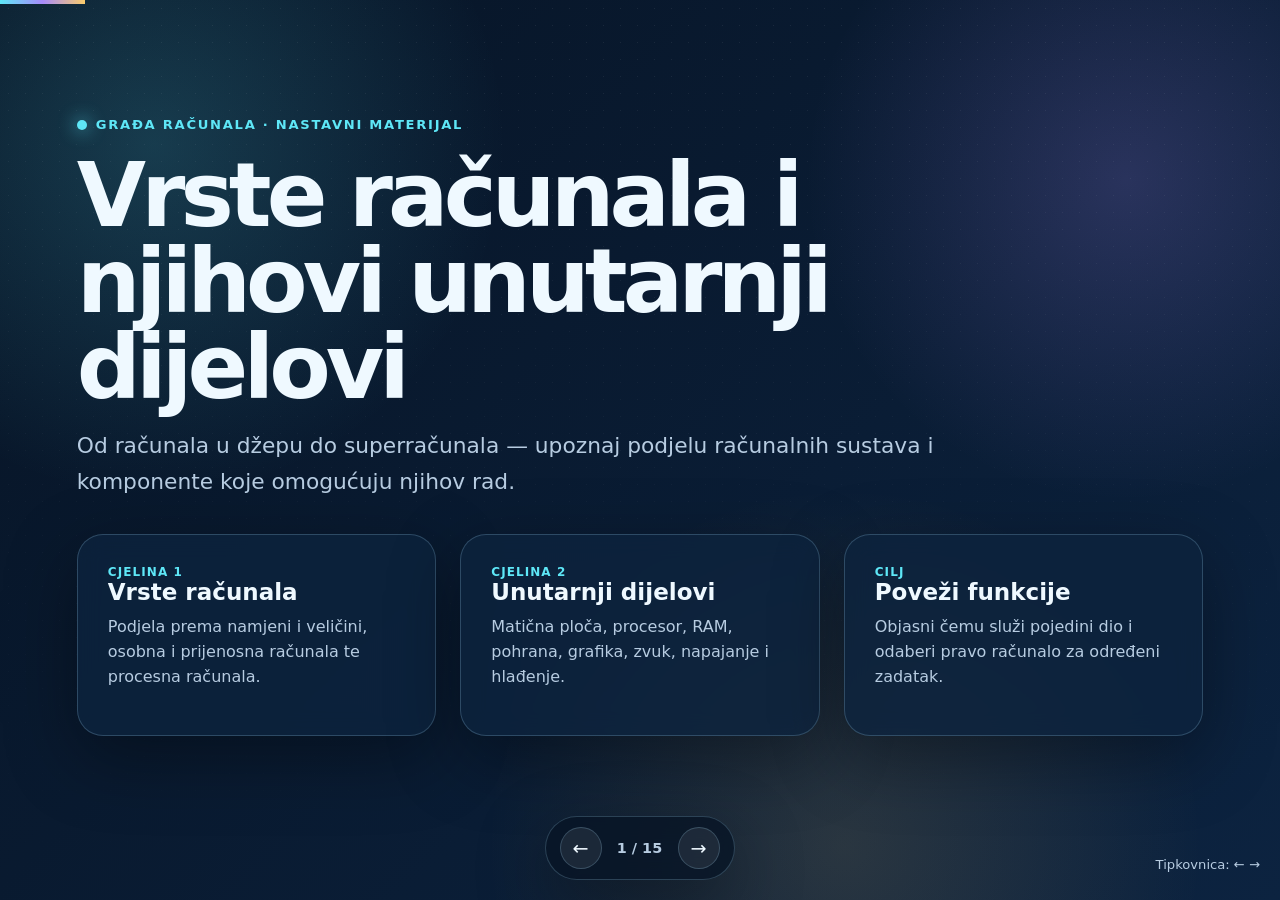
<file: vrste.html>
<!DOCTYPE html>
<html lang="hr">

<head>
  <meta charset="UTF-8">
  <meta name="viewport" content="width=device-width, initial-scale=1.0">
  <meta name="slides-format" content="viewport">
  <title>Vrste računala i unutarnji dijelovi računala</title>
  <style>
    :root {
      --bg: #071425;
      --bg2: #0c2340;
      --panel: rgba(13, 35, 62, .80);
      --panel-light: rgba(255, 255, 255, .10);
      --line: rgba(172, 225, 255, .21);
      --text: #eff9ff;
      --muted: #b7cce1;
      --cyan: #5ee7f7;
      --violet: #a78bfa;
      --gold: #facc6b;
      --green: #65dfb0;
      --danger: #ff9aa8;
      --shadow: 0 22px 70px rgba(0, 0, 0, .35);
    }

    * {
      box-sizing: border-box;
    }

    html,
    body {
      margin: 0;
      width: 100%;
      height: 100%;
      background: var(--bg);
    }

    body {
      font-family: Inter, ui-sans-serif, system-ui, -apple-system, BlinkMacSystemFont, "Segoe UI", sans-serif;
      color: var(--text);
      overflow: hidden;
    }

    button {
      font: inherit;
    }

    .deck {
      width: 100vw;
      height: 100vh;
      position: relative;
    }

    .slide {
      position: absolute;
      inset: 0;
      display: grid;
      place-items: center;
      padding: clamp(18px, 4vw, 56px) clamp(18px, 6vw, 92px) 100px;
      opacity: 0;
      pointer-events: none;
      transform: translateX(26px) scale(.985);
      transition: opacity .42s ease, transform .42s ease;
      overflow: auto;
      background:
        radial-gradient(circle at 12% 16%, rgba(94, 231, 247, .18), transparent 26%),
        radial-gradient(circle at 88% 20%, rgba(167, 139, 250, .20), transparent 24%),
        radial-gradient(circle at 66% 94%, rgba(250, 204, 107, .13), transparent 30%),
        linear-gradient(135deg, var(--bg), var(--bg2));
    }

    .slide.active {
      opacity: 1;
      pointer-events: auto;
      transform: translateX(0) scale(1);
    }

    .slide::before {
      content: "";
      position: absolute;
      inset: 0;
      pointer-events: none;
      opacity: .16;
      background-image: radial-gradient(rgba(255, 255, 255, .45) .55px, transparent .7px);
      background-size: 17px 17px;
      mask-image: linear-gradient(to bottom, black, transparent);
    }

    .content {
      width: min(1180px, 100%);
      position: relative;
      z-index: 1;
    }

    .eyebrow {
      display: inline-flex;
      align-items: center;
      gap: 9px;
      color: var(--cyan);
      font-size: .82rem;
      letter-spacing: .13em;
      text-transform: uppercase;
      font-weight: 800;
    }

    .eyebrow::before {
      content: "";
      width: 10px;
      height: 10px;
      border-radius: 50%;
      background: currentColor;
      box-shadow: 0 0 18px currentColor;
    }

    h1,
    h2,
    h3,
    p {
      margin-top: 0;
    }

    h1 {
      font-size: clamp(3rem, 7vw, 6.5rem);
      line-height: .96;
      max-width: 13ch;
      margin: 18px 0;
      letter-spacing: -.055em;
    }

    h2 {
      font-size: clamp(2rem, 4.5vw, 4rem);
      line-height: 1.02;
      margin: 12px 0 28px;
      letter-spacing: -.045em;
    }

    h3 {
      font-size: clamp(1.1rem, 1.8vw, 1.48rem);
      margin-bottom: 9px;
    }

    .lead {
      color: var(--muted);
      font-size: clamp(1.04rem, 1.7vw, 1.38rem);
      line-height: 1.65;
      max-width: 63ch;
    }

    .grid {
      display: grid;
      gap: clamp(14px, 2vw, 24px);
    }

    .two {
      grid-template-columns: repeat(2, minmax(0, 1fr));
    }

    .three {
      grid-template-columns: repeat(3, minmax(0, 1fr));
    }

    .four {
      grid-template-columns: repeat(4, minmax(0, 1fr));
    }

    .hero-grid {
      grid-template-columns: 1fr 1fr 1fr;
      align-items: end;
      margin-top: 34px;
    }

    .card {
      border: 1px solid var(--line);
      background: var(--panel);
      backdrop-filter: blur(12px);
      box-shadow: var(--shadow);
      border-radius: 26px;
      padding: clamp(18px, 2.6vw, 30px);
    }

    .card p,
    li {
      color: var(--muted);
      line-height: 1.58;
    }

    .icon {
      width: 58px;
      height: 58px;
      display: grid;
      place-items: center;
      border-radius: 18px;
      background: linear-gradient(145deg, rgba(94, 231, 247, .20), rgba(167, 139, 250, .19));
      font-size: 1.85rem;
      margin-bottom: 18px;
    }

    .mini {
      color: var(--cyan);
      font-weight: 800;
      text-transform: uppercase;
      letter-spacing: .09em;
      font-size: .75rem;
    }

    .accent {
      color: var(--cyan);
    }

    .violet {
      color: var(--violet);
    }

    .gold {
      color: var(--gold);
    }

    .green {
      color: var(--green);
    }

    .chips {
      display: flex;
      flex-wrap: wrap;
      gap: 10px;
      margin-top: 22px;
    }

    .chip {
      padding: 9px 12px;
      border: 1px solid var(--line);
      background: rgba(255, 255, 255, .07);
      color: var(--text);
      border-radius: 999px;
      font-size: .9rem;
      font-weight: 650;
    }

    .flow {
      display: grid;
      grid-template-columns: repeat(5, 1fr);
      gap: 10px;
      align-items: center;
    }

    .flow-item {
      min-height: 136px;
      display: flex;
      flex-direction: column;
      align-items: center;
      justify-content: center;
      text-align: center;
      padding: 15px;
      border: 1px solid var(--line);
      border-radius: 20px;
      background: var(--panel);
    }

    .flow-item .big {
      font-size: 2.2rem;
      margin-bottom: 8px;
    }

    .arrow {
      text-align: center;
      color: var(--cyan);
      font-size: 1.8rem;
    }

    .compare {
      width: 100%;
      border-collapse: collapse;
      overflow: hidden;
      border-radius: 20px;
      background: var(--panel);
      border: 1px solid var(--line);
    }

    .compare th,
    .compare td {
      text-align: left;
      padding: 15px 17px;
      border-bottom: 1px solid var(--line);
      vertical-align: top;
    }

    .compare th {
      color: var(--cyan);
      background: rgba(94, 231, 247, .08);
      font-size: .9rem;
      text-transform: uppercase;
      letter-spacing: .06em;
    }

    .compare td {
      color: var(--muted);
      line-height: 1.45;
    }

    .compare tr:last-child td {
      border-bottom: 0;
    }

    .list {
      margin: 0;
      padding-left: 1.2rem;
      display: grid;
      gap: 10px;
      font-size: clamp(.98rem, 1.4vw, 1.16rem);
    }

    .quiz-option {
      width: 100%;
      padding: 15px 17px;
      color: var(--text);
      text-align: left;
      border: 1px solid var(--line);
      border-radius: 16px;
      background: rgba(255, 255, 255, .07);
      cursor: pointer;
      transition: .2s;
    }

    .quiz-option:hover,
    .quiz-option:focus-visible {
      background: rgba(94, 231, 247, .15);
      border-color: var(--cyan);
      outline: none;
    }

    .quiz-option.correct {
      border-color: var(--green);
      background: rgba(101, 223, 176, .18);
    }

    .quiz-option.wrong {
      border-color: var(--danger);
      background: rgba(255, 154, 168, .15);
    }

    .feedback {
      min-height: 24px;
      margin: 14px 0 0;
      color: var(--muted);
      font-weight: 650;
    }

    .callout {
      margin-top: 20px;
      padding: 18px 20px;
      border-left: 4px solid var(--gold);
      background: rgba(250, 204, 107, .10);
      color: #f6e8bc;
      border-radius: 0 15px 15px 0;
      line-height: 1.55;
    }

    .nav {
      position: fixed;
      z-index: 5;
      left: 50%;
      bottom: 20px;
      transform: translateX(-50%);
      display: flex;
      align-items: center;
      gap: 12px;
      padding: 10px 14px;
      background: rgba(7, 20, 37, .78);
      border: 1px solid var(--line);
      border-radius: 999px;
      backdrop-filter: blur(15px);
      box-shadow: var(--shadow);
    }

    .nav button {
      width: 42px;
      height: 42px;
      border: 1px solid var(--line);
      border-radius: 50%;
      color: var(--text);
      background: rgba(255, 255, 255, .08);
      cursor: pointer;
      font-size: 1.2rem;
    }

    .nav button:hover,
    .nav button:focus-visible {
      background: rgba(94, 231, 247, .22);
      outline: 2px solid var(--cyan);
      outline-offset: 2px;
    }

    .counter {
      min-width: 52px;
      text-align: center;
      color: var(--muted);
      font-size: .9rem;
      font-weight: 750;
    }

    .progress {
      position: fixed;
      z-index: 6;
      top: 0;
      left: 0;
      height: 4px;
      width: 0;
      background: linear-gradient(90deg, var(--cyan), var(--violet), var(--gold));
      transition: width .35s;
    }

    .hint {
      position: fixed;
      right: 20px;
      bottom: 28px;
      z-index: 4;
      color: var(--muted);
      font-size: .82rem;
    }

    .component-diagram {
      display: grid;
      grid-template-columns: .95fr 1.1fr .95fr;
      gap: 15px;
      align-items: center;
    }

    .diagram-node {
      padding: 19px;
      text-align: center;
      border-radius: 18px;
      border: 1px solid var(--line);
      background: rgba(255, 255, 255, .08);
      font-weight: 800;
    }

    .diagram-node span {
      display: block;
      margin-top: 6px;
      font-size: .87rem;
      font-weight: 500;
      color: var(--muted);
    }

    @media (max-width: 820px) {

      .two,
      .three,
      .four,
      .hero-grid,
      .component-diagram {
        grid-template-columns: 1fr;
      }

      .flow {
        grid-template-columns: repeat(2, 1fr);
      }

      .arrow {
        display: none;
      }

      .slide {
        align-items: start;
        padding-top: 34px;
      }

      .hint {
        display: none;
      }

      h1 {
        max-width: 100%;
      }

      .compare {
        font-size: .83rem;
      }

      .compare th,
      .compare td {
        padding: 10px;
      }
    }

    @media (prefers-reduced-motion: reduce) {
      .slide {
        transition: none;
      }
    }
  </style>
</head>

<body>
  <div class="progress" id="progress"></div>
  <main class="deck" aria-label="Prezentacija: vrste računala i unutarnji dijelovi računala">

    <section class="slide active" aria-labelledby="s1">
      <div class="content">
        <div class="eyebrow">Građa računala · nastavni materijal</div>
        <h1 id="s1">Vrste računala i njihovi unutarnji dijelovi</h1>
        <p class="lead">Od računala u džepu do superračunala — upoznaj podjelu računalnih sustava i komponente koje
          omogućuju njihov rad.</p>
        <div class="grid hero-grid">
          <div class="card">
            <div class="mini">Cjelina 1</div>
            <h3>Vrste računala</h3>
            <p>Podjela prema namjeni i veličini, osobna i prijenosna računala te procesna računala.</p>
          </div>
          <div class="card">
            <div class="mini">Cjelina 2</div>
            <h3>Unutarnji dijelovi</h3>
            <p>Matična ploča, procesor, RAM, pohrana, grafika, zvuk, napajanje i hlađenje.</p>
          </div>
          <div class="card">
            <div class="mini">Cilj</div>
            <h3>Poveži funkcije</h3>
            <p>Objasni čemu služi pojedini dio i odaberi pravo računalo za određeni zadatak.</p>
          </div>
        </div>
      </div>
    </section>

    <section class="slide" aria-labelledby="s2">
      <div class="content">
        <div class="eyebrow">1. Vrste računala</div>
        <h2 id="s2">Računalo nije samo stolni PC</h2>
        <div class="grid two">
          <article class="card">
            <div class="icon">⚙️</div>
            <h3>Računalni sustav</h3>
            <p>Skup međusobno povezanih dijelova koji zajedno primaju podatke, obrađuju ih, pohranjuju i prikazuju
              rezultat.</p>
            <div class="chips"><span class="chip">hardver</span><span class="chip">softver</span><span
                class="chip">podaci</span><span class="chip">korisnik</span></div>
          </article>
          <article class="card">
            <div class="icon">🔍</div>
            <h3>Dvije korisne podjele</h3>
            <ul class="list">
              <li><strong>Prema namjeni:</strong> opća ili posebna namjena.</li>
              <li><strong>Prema veličini i snazi:</strong> od osobnih računala do superračunala.</li>
              <li>Isti uređaj može se opisati objema podjelama: npr. prijenosnik je osobno računalo opće namjene.</li>
            </ul>
          </article>
        </div>
        <div class="callout"><strong>Primjer:</strong> računalo u perilici rublja obavlja jednu određenu zadaću, dok
          osobno računalo može služiti za pisanje, učenje, igranje, komunikaciju i programiranje.</div>
      </div>
    </section>

    <section class="slide" aria-labelledby="s3">
      <div class="content">
        <div class="eyebrow">Prema namjeni</div>
        <h2 id="s3">Opća i posebna namjena</h2>
        <div class="grid two">
          <article class="card">
            <div class="icon">🖥️</div>
            <h3>Računala opće namjene</h3>
            <p>Mogu izvršavati velik broj različitih programa. Njihovu namjenu određuje softver koji korisnik pokrene.
            </p>
            <div class="chips"><span class="chip">stolni PC</span><span class="chip">prijenosnik</span><span
                class="chip">tablet</span><span class="chip">radna stanica</span></div>
          </article>
          <article class="card">
            <div class="icon">🏭</div>
            <h3>Računala posebne namjene</h3>
            <p>Projektirana su za jednu ili mali broj jasno određenih zadaća. Često su ugrađena u drugi uređaj.</p>
            <div class="chips"><span class="chip">semafor</span><span class="chip">bankomat</span><span
                class="chip">automobil</span><span class="chip">klima-uređaj</span></div>
          </article>
        </div>
        <div class="callout">Takvo ugrađeno računalo često se naziva <strong>procesno</strong> ili ugrađeno računalo:
          nadzire i upravlja nekim procesom, primjerice temperaturom, motorom ili proizvodnom linijom.</div>
      </div>
    </section>

    <section class="slide" aria-labelledby="s4">
      <div class="content">
        <div class="eyebrow">Prema veličini i snazi</div>
        <h2 id="s4">Od osobnog računala do superračunala</h2>
        <table class="compare">
          <thead>
            <tr>
              <th>Vrsta</th>
              <th>Za koga / što?</th>
              <th>Prepoznatljiv primjer uporabe</th>
            </tr>
          </thead>
          <tbody>
            <tr>
              <td><strong>Osobno računalo</strong></td>
              <td>Jedan korisnik; svakodnevni rad, škola i zabava</td>
              <td>Stolno računalo ili prijenosnik kod kuće</td>
            </tr>
            <tr>
              <td><strong>Radna stanica</strong></td>
              <td>Jedan profesionalni korisnik; zahtjevni programi</td>
              <td>3D modeliranje, CAD, montaža videa, znanstveni rad</td>
            </tr>
            <tr>
              <td><strong>Poslužitelj</strong></td>
              <td>Više korisnika i uređaja preko mreže</td>
              <td>Web-stranica, školske datoteke, e-pošta ili igraći poslužitelj</td>
            </tr>
            <tr>
              <td><strong>Veliko računalo</strong></td>
              <td>Velik broj korisnika i mnogo poslovnih transakcija</td>
              <td>Banka, osiguranje ili velika državna ustanova</td>
            </tr>
            <tr>
              <td><strong>Superračunalo</strong></td>
              <td>Vrlo složeni proračuni koji se paralelno obrađuju</td>
              <td>Vremenske prognoze, simulacije, istraživanja</td>
            </tr>
          </tbody>
        </table>
      </div>
    </section>

    <section class="slide" aria-labelledby="s5">
      <div class="content">
        <div class="eyebrow">Vrste računala</div>
        <h2 id="s5">Što ih razlikuje?</h2>
        <div class="grid three">
          <article class="card">
            <div class="icon">👤</div>
            <h3>Osobno računalo</h3>
            <p>Namijenjeno je uglavnom jednom korisniku. Može biti stolno, prijenosno ili vrlo malo, poput pametnog
              telefona.</p>
          </article>
          <article class="card">
            <div class="icon">🧠</div>
            <h3>Radna stanica</h3>
            <p>Izgleda slično PC-u, ali ima snažniji procesor, više radne memorije i često profesionalnu grafiku za
              zahtjevne zadatke.</p>
          </article>
          <article class="card">
            <div class="icon">🌐</div>
            <h3>Poslužitelj</h3>
            <p>Ne mora imati monitor ni tipkovnicu. Njegova je zadaća drugim računalima pružati usluge i podatke putem
              mreže.</p>
          </article>
          <article class="card">
            <div class="icon">🏢</div>
            <h3>Veliko računalo</h3>
            <p>Pouzdano obrađuje velik broj transakcija i korisnika istodobno. Važni su sigurnost, dostupnost i
              stabilnost rada.</p>
          </article>
          <article class="card">
            <div class="icon">🚀</div>
            <h3>Superračunalo</h3>
            <p>Sastoji se od velikog broja procesora koji zajedno rješavaju iznimno zahtjevne znanstvene i tehničke
              probleme.</p>
          </article>
          <article class="card">
            <div class="icon">🧷</div>
            <h3>Procesno računalo</h3>
            <p>Ugrađeno je u uređaj i upravlja procesom u stvarnom vremenu: mjeri, odlučuje i reagira prema programu.
            </p>
          </article>
        </div>
      </div>
    </section>

    <section class="slide" aria-labelledby="s6">
      <div class="content">
        <div class="eyebrow">Prijenosna računala</div>
        <h2 id="s6">Računalna snaga koju nosimo sa sobom</h2>
        <div class="grid three">
          <article class="card">
            <div class="icon">💼</div>
            <h3>Prijenosnik</h3>
            <p>U jednom kućištu objedinjuje zaslon, tipkovnicu, bateriju, dodirnu pločicu i osnovne komponente stolnog
              računala.</p>
          </article>
          <article class="card">
            <div class="icon">📱</div>
            <h3>Tablet i pametni telefon</h3>
            <p>Vrlo prijenosni uređaji s dodirnim zaslonom. Sadrže procesor, memoriju, pohranu, bateriju i
              komunikacijske module.</p>
          </article>
          <article class="card">
            <div class="icon">⚖️</div>
            <h3>Kompromis</h3>
            <p>Manja masa i baterijsko napajanje donose mobilnost, ali nadogradnja, hlađenje i najveće performanse često
              su ograničeni.</p>
          </article>
        </div>
        <div class="callout"><strong>Zapamti:</strong> „prijenosno” opisuje oblik i mogućnost nošenja; „osobno računalo”
          opisuje uobičajenu namjenu za jednog korisnika.</div>
      </div>
    </section>

    <section class="slide" aria-labelledby="s7">
      <div class="content">
        <div class="eyebrow">2. Unutarnji dijelovi</div>
        <h2 id="s7">Što se nalazi u kućištu računala?</h2>
        <div class="component-diagram">
          <div class="diagram-node"><span class="big">⚡</span>Napajanje<span>isporučuje električnu energiju</span></div>
          <div class="diagram-node"><span class="big">🔗</span>Matična ploča<span>povezuje i omogućuje
              komunikaciju</span></div>
          <div class="diagram-node"><span class="big">❄️</span>Hlađenje<span>odvodi toplinu</span></div>
          <div class="diagram-node"><span class="big">🧠</span>Procesor + RAM<span>izvršavanje i privremeni rad</span>
          </div>
          <div class="diagram-node"><span class="big">💾</span>Pohrana<span>trajno čuva podatke</span></div>
          <div class="diagram-node"><span class="big">🎮</span>Grafika + zvuk<span>slika i zvučni izlaz</span></div>
        </div>
        <div class="callout">Komponente nisu samostalne cjeline: matična ploča ih povezuje, napajanje ih opskrbljuje
          energijom, a hlađenje održava sigurnu radnu temperaturu.</div>
      </div>
    </section>

    <section class="slide" aria-labelledby="s8">
      <div class="content">
        <div class="eyebrow">Kućište i napajanje</div>
        <h2 id="s8">Zaštita, raspored i energija</h2>
        <div class="grid two">
          <article class="card">
            <div class="icon">📦</div>
            <h3>Kućište</h3>
            <ul class="list">
              <li>Mehanički štiti komponente od dodira, prašine i oštećenja.</li>
              <li>Omogućuje uredan raspored, protok zraka i ugradnju ventilatora.</li>
              <li>Postoje različite veličine: mini, srednje i veliko kućište.</li>
            </ul>
          </article>
          <article class="card">
            <div class="icon">⚡</div>
            <h3>Napajanje (PSU)</h3>
            <ul class="list">
              <li>Pretvara mrežni izmjenični napon u istosmjerne napone potrebne računalnim komponentama.</li>
              <li>Snaga se izražava u vatima (W).</li>
              <li>Kvalitetno napajanje doprinosi stabilnom i sigurnom radu računala.</li>
            </ul>
          </article>
        </div>
      </div>
    </section>

    <section class="slide" aria-labelledby="s9">
      <div class="content">
        <div class="eyebrow">Matična ploča</div>
        <h2 id="s9">Središnja veza svih komponenti</h2>
        <div class="grid two">
          <article class="card">
            <div class="icon">🗺️</div>
            <h3>Uloga matične ploče</h3>
            <p>To je glavna tiskana pločica računala. Na nju se ugrađuju ili se na nju povezuju procesor, radna
              memorija, diskovi, grafička kartica, priključci i napajanje.</p>
          </article>
          <article class="card">
            <div class="icon">🔌</div>
            <h3>Važni dijelovi</h3>
            <div class="chips"><span class="chip">ležište procesora</span><span class="chip">utora za RAM</span><span
                class="chip">PCIe utori</span><span class="chip">SATA/M.2 priključci</span><span class="chip">USB
                priključci</span><span class="chip">BIOS/UEFI</span></div>
          </article>
        </div>
        <div class="callout"><strong>Kompatibilnost:</strong> procesor mora odgovarati ležištu (socketu) matične ploče,
          a vrsta radne memorije mora biti podržana na ploči.</div>
      </div>
    </section>

    <section class="slide" aria-labelledby="s10">
      <div class="content">
        <div class="eyebrow">Procesor i RAM</div>
        <h2 id="s10">Obrada i kratkotrajno pamćenje</h2>
        <div class="grid two">
          <article class="card">
            <div class="icon">🧠</div>
            <h3>Procesor (CPU)</h3>
            <p>Izvršava naredbe programa, obrađuje podatke i koordinira rad računala. Važne značajke su broj jezgri,
              radni takt, predmemorija i potrošnja energije.</p>
            <div class="chips"><span class="chip">aritmetika</span><span class="chip">logika</span><span
                class="chip">upravljanje</span></div>
          </article>
          <article class="card">
            <div class="icon">🟦</div>
            <h3>Radna memorija (RAM)</h3>
            <p>Privremeno čuva podatke i programe s kojima računalo trenutačno radi. Brza je, ali je
              <strong>nepostojana</strong>: sadržaj se gubi pri gašenju računala.
            </p>
            <div class="chips"><span class="chip">brz pristup</span><span class="chip">privremeni podaci</span><span
                class="chip">više programa odjednom</span></div>
          </article>
        </div>
        <div class="callout"><strong>Usporedba:</strong> CPU je poput kuhara koji izvršava recept, RAM je radna ploha na
          kojoj su trenutno potrebni sastojci, a disk je kuhinjski ormarić u kojem ostaju spremljeni.</div>
      </div>
    </section>

    <section class="slide" aria-labelledby="s11">
      <div class="content">
        <div class="eyebrow">Jedinice za pohranu</div>
        <h2 id="s11">Gdje ostaju datoteke nakon gašenja?</h2>
        <div class="grid two">
          <article class="card">
            <div class="icon">💽</div>
            <h3>HDD — tvrdi disk</h3>
            <p>Podatke pohranjuje na magnetske ploče koje se okreću. Obično nudi velik kapacitet po nižoj cijeni, ali je
              sporiji i osjetljiviji na udarce od SSD-a.</p>
          </article>
          <article class="card">
            <div class="icon">⚡</div>
            <h3>SSD — poluvodički disk</h3>
            <p>Nema pokretnih dijelova. Brže pokreće operacijski sustav i programe, tiši je i otporniji na potrese. Može
              biti SATA ili M.2/NVMe izvedbe.</p>
          </article>
        </div>
        <div class="grid three" style="margin-top:20px">
          <div class="card">
            <h3>Kapacitet</h3>
            <p>Izražava se u GB i TB. Određuje koliko podataka možemo trajno spremiti.</p>
          </div>
          <div class="card">
            <h3>Trajnost podataka</h3>
            <p>Za razliku od RAM-a, podaci na SSD-u i HDD-u ostaju nakon isključivanja napajanja.</p>
          </div>
          <div class="card">
            <h3>Sigurnosna kopija</h3>
            <p>Važne datoteke čuvamo na još jednom mjestu: vanjskom disku ili u oblaku.</p>
          </div>
        </div>
      </div>
    </section>

    <section class="slide" aria-labelledby="s12">
      <div class="content">
        <div class="eyebrow">Grafika, zvuk i hlađenje</div>
        <h2 id="s12">Slika, zvuk i sigurna temperatura</h2>
        <div class="grid three">
          <article class="card">
            <div class="icon">🎮</div>
            <h3>Grafička kartica (GPU)</h3>
            <p>Obrađuje i šalje sliku na zaslon. Može biti integrirana u procesor ili zasebna kartica za zahtjevne igre,
              3D rad i obradu videa.</p>
          </article>
          <article class="card">
            <div class="icon">🔊</div>
            <h3>Zvučna kartica</h3>
            <p>Obrađuje zvuk za slušalice, zvučnike i mikrofon. U većini računala ugrađena je na matičnoj ploči, a može
              biti i zasebna kartica ili USB uređaj.</p>
          </article>
          <article class="card">
            <div class="icon">❄️</div>
            <h3>Hlađenje</h3>
            <p>Hladnjaci, ventilatori i ponekad tekućinsko hlađenje odvode toplinu s procesora i grafike te sprječavaju
              pregrijavanje i smanjenje brzine rada.</p>
          </article>
        </div>
      </div>
    </section>

    <section class="slide" aria-labelledby="s13">
      <div class="content">
        <div class="eyebrow">Povezivanje znanja</div>
        <h2 id="s13">Kako računalo obavlja zadatak?</h2>
        <div class="flow">
          <div class="flow-item">
            <div class="big">⌨️</div><strong>Ulaz</strong><small>tipkovnica, miš, mreža</small>
          </div>
          <div class="arrow">→</div>
          <div class="flow-item">
            <div class="big">🧠</div><strong>CPU + RAM</strong><small>obrada podataka</small>
          </div>
          <div class="arrow">→</div>
          <div class="flow-item">
            <div class="big">🖥️</div><strong>Izlaz</strong><small>slika, zvuk, ispis</small>
          </div>
        </div>
        <div class="grid two" style="margin-top:25px">
          <article class="card">
            <h3>Primjer: otvaranje igre</h3>
            <p>SSD učitava datoteke igre u RAM. CPU izvršava programske naredbe, GPU stvara sliku na zaslonu, a zvučni
              sustav reproducira zvuk. Napajanje osigurava energiju, a hlađenje odvodi toplinu.</p>
          </article>
          <article class="card">
            <h3>Primjer: školski dokument</h3>
            <p>Tipkovnica šalje uneseni tekst. CPU ga obrađuje, RAM ga privremeno drži tijekom rada, a spremanjem se
              datoteka trajno zapisuje na SSD ili HDD.</p>
          </article>
        </div>
      </div>
    </section>

    <section class="slide" aria-labelledby="s14">
      <div class="content">
        <div class="eyebrow">Provjeri znanje</div>
        <h2 id="s14">Kratki interaktivni kviz</h2>
        <div class="grid two">
          <article class="card quiz" data-answer="b">
            <h3>1. Koja komponenta privremeno čuva podatke tijekom rada?</h3>
            <div class="grid"><button class="quiz-option" data-choice="a">A. SSD</button><button class="quiz-option"
                data-choice="b">B. RAM</button><button class="quiz-option" data-choice="c">C. Napajanje</button></div>
            <p class="feedback" aria-live="polite"></p>
          </article>
          <article class="card quiz" data-answer="c">
            <h3>2. Koje računalo pruža usluge drugim računalima u mreži?</h3>
            <div class="grid"><button class="quiz-option" data-choice="a">A. Radna stanica</button><button
                class="quiz-option" data-choice="b">B. Procesno računalo</button><button class="quiz-option"
                data-choice="c">C. Poslužitelj</button></div>
            <p class="feedback" aria-live="polite"></p>
          </article>
          <article class="card quiz" data-answer="a">
            <h3>3. Što je glavna zadaća matične ploče?</h3>
            <div class="grid"><button class="quiz-option" data-choice="a">A. Povezuje komponente i omogućuje
                komunikaciju</button><button class="quiz-option" data-choice="b">B. Dugoročno sprema
                datoteke</button><button class="quiz-option" data-choice="c">C. Stvara zvuk</button></div>
            <p class="feedback" aria-live="polite"></p>
          </article>
          <article class="card quiz" data-answer="b">
            <h3>4. Koja je tipična zadaća superračunala?</h3>
            <div class="grid"><button class="quiz-option" data-choice="a">A. Uređivanje bilješki jednog
                učenika</button><button class="quiz-option" data-choice="b">B. Izvođenje vrlo složenih znanstvenih
                proračuna</button><button class="quiz-option" data-choice="c">C. Upravljanje tipkovnicom</button></div>
            <p class="feedback" aria-live="polite"></p>
          </article>
        </div>
      </div>
    </section>

    <section class="slide" aria-labelledby="s15">
      <div class="content">
        <div class="eyebrow">Sažetak</div>
        <h2 id="s15">Najvažnije za ponavljanje</h2>
        <div class="grid two">
          <article class="card">
            <h3>Vrste računala</h3>
            <ul class="list">
              <li>Osobno računalo namijenjeno je uglavnom jednom korisniku.</li>
              <li>Radna stanica je snažno računalo za profesionalne, zahtjevne poslove.</li>
              <li>Poslužitelj pruža usluge drugim računalima u mreži.</li>
              <li>Veliko računalo i superračunalo služe velikim količinama korisnika odnosno iznimno zahtjevnim
                proračunima.</li>
              <li>Procesno računalo upravlja određenim uređajem ili procesom.</li>
            </ul>
          </article>
          <article class="card">
            <h3>Unutarnji dijelovi</h3>
            <ul class="list">
              <li>Matična ploča povezuje sve komponente.</li>
              <li>CPU obrađuje naredbe, a RAM privremeno čuva podatke.</li>
              <li>SSD/HDD trajno čuva datoteke.</li>
              <li>GPU stvara sliku, zvučna kartica obrađuje zvuk.</li>
              <li>Napajanje daje energiju, a hlađenje sprječava pregrijavanje.</li>
            </ul>
          </article>
        </div>
        <div class="callout">Prije odabira ili nadogradnje računala uvijek razmisli o namjeni: školski rad, igre,
          grafički dizajn, mrežne usluge ili upravljanje uređajem zahtijevaju različite komponente i razinu snage.</div>
      </div>
    </section>
  </main>

  <nav class="nav" aria-label="Navigacija kroz slajdove">
    <button id="prev" aria-label="Prethodni slajd">←</button>
    <span id="counter" class="counter" aria-live="polite">1 / 15</span>
    <button id="next" aria-label="Sljedeći slajd">→</button>
  </nav>
  <div class="hint">Tipkovnica: ← → </div>

  <script>
    const slides = [...document.querySelectorAll('.slide')];
    const counter = document.getElementById('counter');
    const progress = document.getElementById('progress');
    let current = 0;
    function show(index) {
      current = (index + slides.length) % slides.length;
      slides.forEach((slide, i) => slide.classList.toggle('active', i === current));
      counter.textContent = `${current + 1} / ${slides.length}`;
      progress.style.width = `${((current + 1) / slides.length) * 100}%`;
    }
    document.getElementById('prev').addEventListener('click', () => show(current - 1));
    document.getElementById('next').addEventListener('click', () => show(current + 1));
    document.addEventListener('keydown', (event) => {
      if (event.key === 'ArrowRight' || event.key === 'PageDown') show(current + 1);
      if (event.key === 'ArrowLeft' || event.key === 'PageUp') show(current - 1);
      if (event.key === 'Home') show(0);
      if (event.key === 'End') show(slides.length - 1);
    });
    document.querySelectorAll('.quiz').forEach(quiz => {
      const answer = quiz.dataset.answer;
      const feedback = quiz.querySelector('.feedback');
      quiz.querySelectorAll('.quiz-option').forEach(button => button.addEventListener('click', () => {
        quiz.querySelectorAll('.quiz-option').forEach(item => item.classList.remove('correct', 'wrong'));
        const correct = button.dataset.choice === answer;
        button.classList.add(correct ? 'correct' : 'wrong');
        if (!correct) quiz.querySelector(`[data-choice="${answer}"]`).classList.add('correct');
        feedback.textContent = correct ? 'Točno! Odlično.' : 'Nije točno. Označen je točan odgovor.';
      }));
    });
    show(0);
  </script>
</body>

</html>
</file>
<file: extra.css>
:root {
    --space-1: 0.25rem;
    --space-2: 0.5rem;
    --space-3: 0.75rem;
    --space-4: 1rem;
    --space-5: 1.25rem;
    --space-6: 1.5rem;
    --space-8: 2rem;
    --space-10: 2.5rem;
    --space-12: 3rem;
    --space-16: 4rem;
    --space-20: 5rem;
    --color-text-muted: #6e6a62;
    --color-divider: #dcd9d5;
    --ssbjj-primary: #ffe640;
    --ssbjj-secondary: #034ea2;
}

.none {
    display: none;
}

.flex {
    display: flex;
}

.flex-column {
    flex-direction: column;
}

.w-50 {
    width: 50%;
}

.w-75 {
    width: 75%;
}

.w-100 {
    width: 100%;
}

.mt-space-8 {
    margin-top: var(--space-8);
}

.mb-space-8 {
    margin-bottom: var(--space-8) !important;
}

.mt-space-4 {
    margin-top: var(--space-4);
}

.mx-auto {
    margin-right: auto;
    margin-left: auto;
}

.mx-2 {
    margin-left: 2rem;
    margin-right: 2rem;
}

.primary {
    color: var(--primary);
}

.italic {
    font-style: italic;
}

.bold {
    font-weight: bold;
}


.align-self-center {
    align-self: center;
}

.fit-cover {
    object-fit: cover;
}

.footer {
    padding: var(--space-10) 0 var(--space-12);
    color: var(--color-text-muted);
}

.footer-box {
    border-top: 1px solid var(--color-divider);
    padding-top: var(--space-6);
    display: flex;
    justify-content: space-between;
    gap: var(--space-4);
    flex-wrap: wrap;
    align-items: center;
}

.ssbjj {
    position: relative;
    color: var(--ssbjj-secondary);
    text-decoration: none;
    transition: all 250ms ease-in-out;

    &::before {
        content: '';
        position: absolute;
        bottom: 0;
        left: 0;
        width: 0;
        height: 0;
        background-color: var(--ssbjj-secondary);
        transition: all 250ms ease-in-out;
    }
}

.ssbjj:hover {
    color: var(--ssbjj-primary);

    &::before {
        width: 100%;
        height: 1px;
        background-color: var(--ssbjj-primary);
    }
}

@media print {
    .no-print {
        display: none;
    }
}

.modalImage {
    border-radius: 5px;
    cursor: pointer;
    transition: 0.3s;

    &.contain-250 {
        display: block;
        object-fit: contain;
        max-width: 250px;
    }
}

.modalImage:hover {
    opacity: 0.75;
}

.modal {
    display: none;
    position: fixed;
    z-index: 999;
    padding-top: 100px;
    left: 0;
    top: 0;
    width: 100%;
    height: 100%;
    overflow: auto;
    background-color: rgb(255, 255, 255);
    background-color: rgba(255, 255, 255, 0.9);
}

.modal-content {
    margin: auto;
    display: block;
    width: 80%;
    max-width: 50vw;
}

#caption {
    margin: auto;
    display: block;
    width: 80%;
    max-width: 700px;
    text-align: center;
    color: var(--primary);
    padding: 10px 0;
    font-size: var(--space-6);
}

.modal-content,
#caption {
    -webkit-animation-name: zoom;
    -webkit-animation-duration: 0.6s;
    animation-name: zoom;
    animation-duration: 0.6s;
}

@-webkit-keyframes zoom {
    from {
        -webkit-transform: scale(0)
    }

    to {
        -webkit-transform: scale(1)
    }
}

@keyframes zoom {
    from {
        transform: scale(0)
    }

    to {
        transform: scale(1)
    }
}

.close {
    position: absolute;
    top: 15px;
    right: 35px;
    color: var(--primary);
    font-size: 40px;
    font-weight: bold;
    transition: 0.3s;
}

.close:hover,
.close:focus {
    color: var(--primary-2);
    text-decoration: none;
    cursor: pointer;
}

.click {
    position: relative;

    &::before {
        content: '👆';
        position: absolute;
        top: 0.5rem;
        right: 0.5rem;
    }
}

.none tr td:nth-child(2),
.none tr td:nth-child(3) {
    opacity: 0;
}

@media only screen and (max-width: 700px) {
    .modal-content {
        width: 100%;
    }
}
</file>
